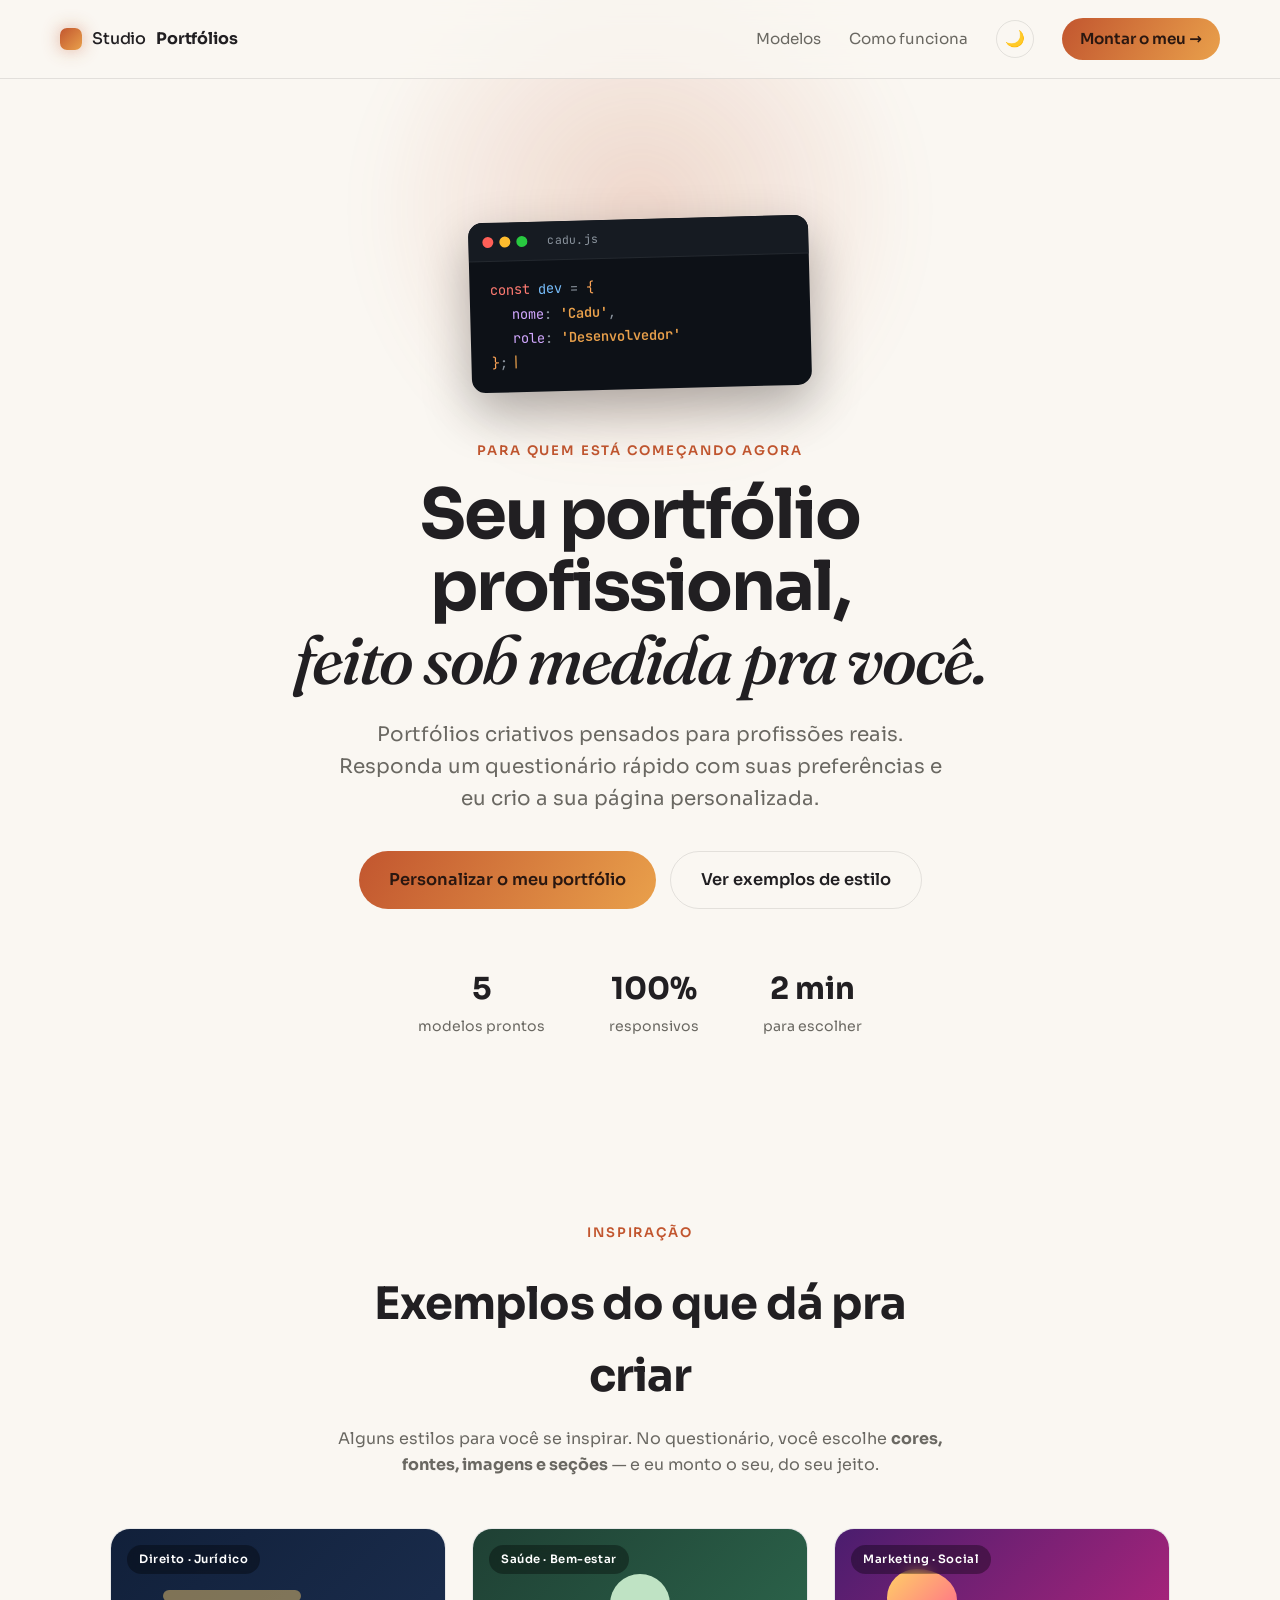
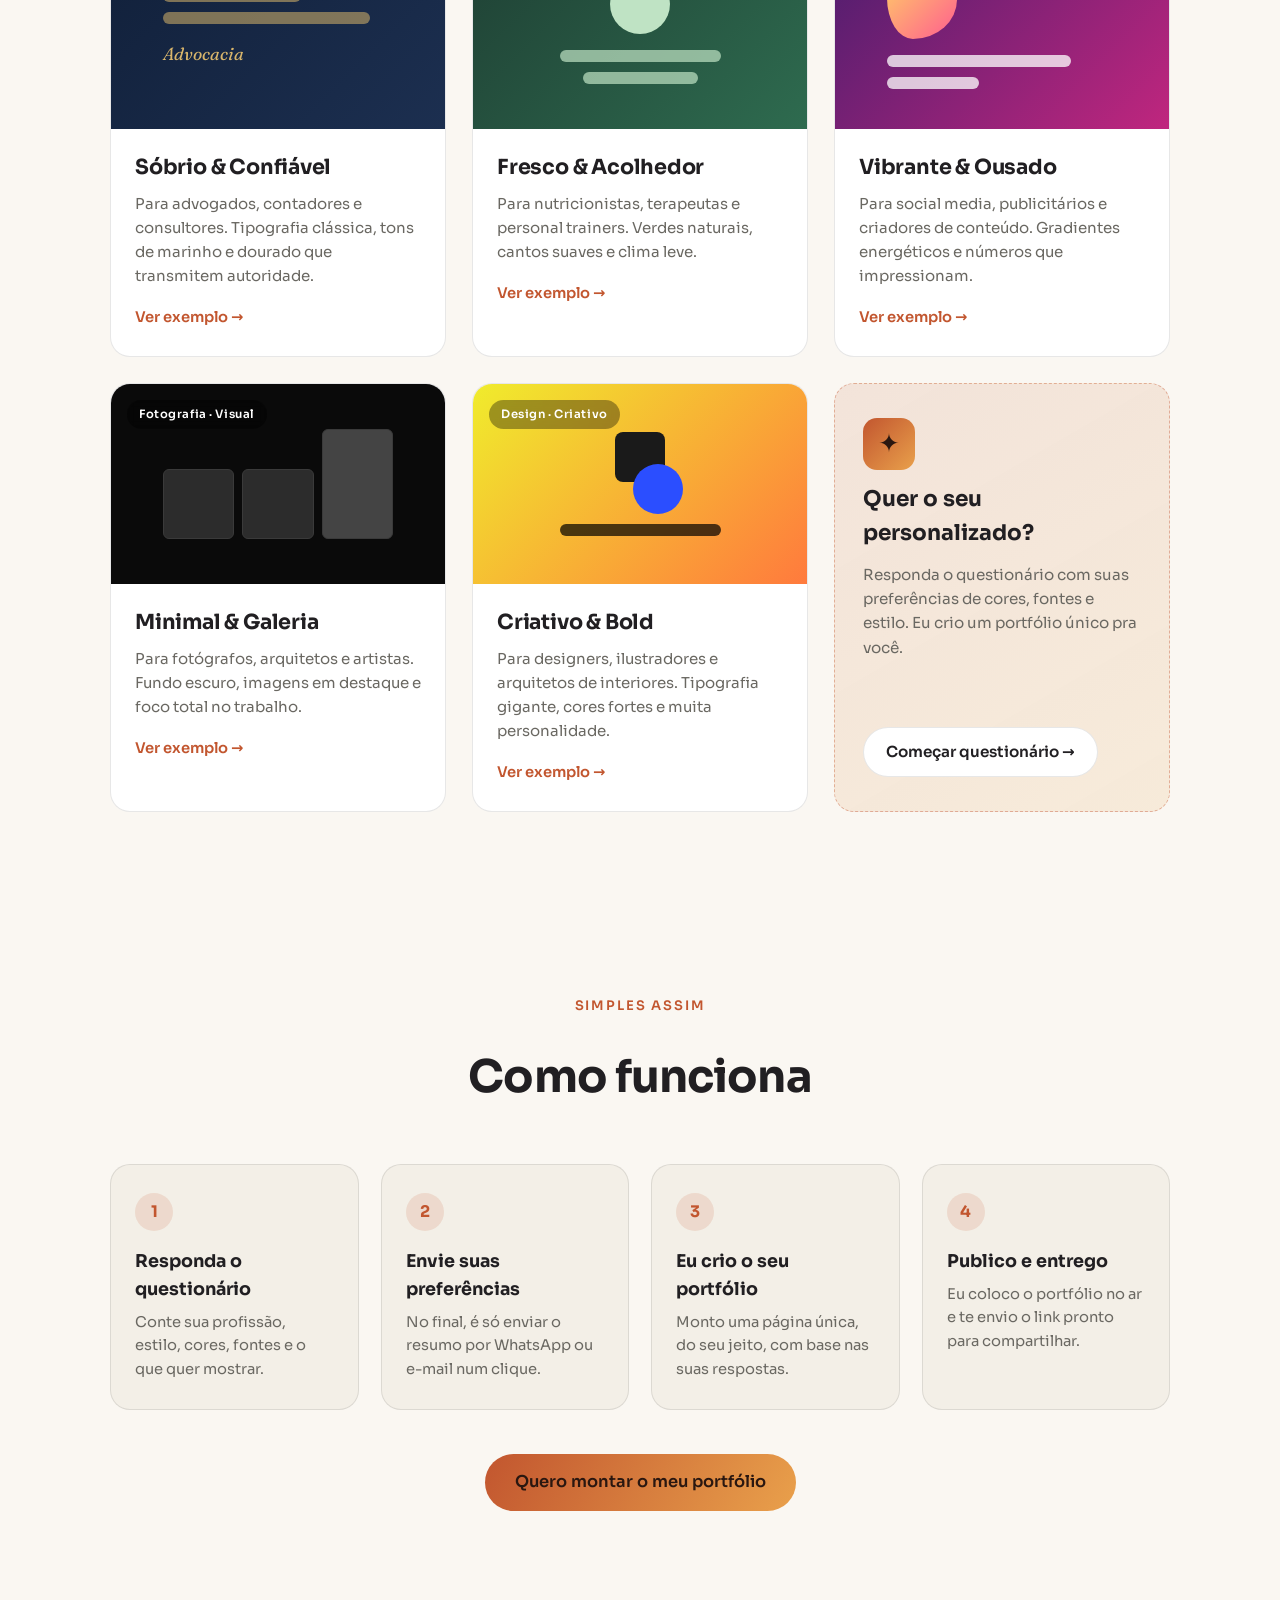
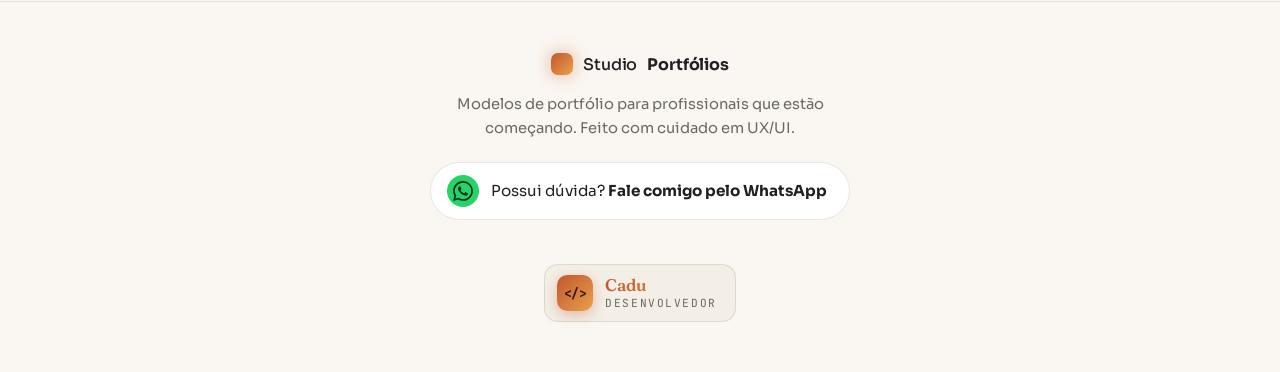
<file: index.html>
<!DOCTYPE html>
<html lang="pt-BR">
<head>
  <meta charset="UTF-8" />
  <meta name="viewport" content="width=device-width, initial-scale=1.0" />
  <title>Studio de Portfólios — Modelos prontos para começar</title>
  <meta name="description" content="5 modelos criativos de portfólio para advogados, nutricionistas, marketing, fotógrafos e designers. Responda o questionário e descubra o seu." />
  <meta name="author" content="Cadu — Desenvolvedor" />
  <meta name="theme-color" content="#c2562f" />
  <meta name="robots" content="index, follow, max-image-preview:large, max-snippet:-1" />
  <link rel="canonical" href="https://studio-portfolios.carlos-devads.workers.dev/" />
  <link rel="icon" type="image/svg+xml" href="assets/favicon.svg" />

  <!-- Google Search Console: substitua CONTENT pelo código fornecido no console -->
  <!-- <meta name="google-site-verification" content="CONTENT" /> -->

  <!-- Open Graph (WhatsApp, LinkedIn, Facebook) -->
  <meta property="og:type" content="website" />
  <meta property="og:site_name" content="Studio Portfólios" />
  <meta property="og:locale" content="pt_BR" />
  <meta property="og:url" content="https://studio-portfolios.carlos-devads.workers.dev/" />
  <meta property="og:title" content="Studio de Portfólios — 5 modelos criativos prontos" />
  <meta property="og:description" content="Modelos de portfólio para advogados, nutricionistas, marketing, fotógrafos e designers. Responda o questionário e descubra o seu." />
  <meta property="og:image" content="https://studio-portfolios.carlos-devads.workers.dev/assets/og-image.svg" />
  <meta property="og:image:width" content="1200" />
  <meta property="og:image:height" content="630" />
  <meta property="og:image:alt" content="Studio Portfólios — 5 modelos criativos de portfólio" />

  <!-- Twitter / X -->
  <meta name="twitter:card" content="summary_large_image" />
  <meta name="twitter:title" content="Studio de Portfólios — 5 modelos criativos prontos" />
  <meta name="twitter:description" content="Responda o questionário e descubra o portfólio ideal pra sua profissão." />
  <meta name="twitter:image" content="https://studio-portfolios.carlos-devads.workers.dev/assets/og-image.svg" />
  <link rel="preconnect" href="https://fonts.googleapis.com" />
  <link rel="preconnect" href="https://fonts.gstatic.com" crossorigin />
  <link href="https://fonts.googleapis.com/css2?family=Sora:wght@300;400;500;600;700;800&family=Fraunces:opsz,wght@9..144,400;9..144,500;9..144,600&family=JetBrains+Mono:wght@500;700&display=swap" rel="stylesheet" />
  <link rel="stylesheet" href="assets/css/showcase.css" />

  <!-- Structured data (schema.org) -->
  <script type="application/ld+json">
  {
    "@context": "https://schema.org",
    "@graph": [
      {
        "@type": "WebSite",
        "@id": "https://studio-portfolios.carlos-devads.workers.dev/#website",
        "url": "https://studio-portfolios.carlos-devads.workers.dev/",
        "name": "Studio Portfólios",
        "description": "5 modelos criativos de portfólio para advogados, nutricionistas, marketing, fotógrafos e designers.",
        "inLanguage": "pt-BR",
        "publisher": { "@id": "https://studio-portfolios.carlos-devads.workers.dev/#person" }
      },
      {
        "@type": "Person",
        "@id": "https://studio-portfolios.carlos-devads.workers.dev/#person",
        "name": "Cadu",
        "jobTitle": "Desenvolvedor Web",
        "url": "https://studio-portfolios.carlos-devads.workers.dev/",
        "contactPoint": {
          "@type": "ContactPoint",
          "contactType": "customer support",
          "telephone": "+55-11-91329-7171",
          "availableLanguage": ["Portuguese"]
        }
      },
      {
        "@type": "ItemList",
        "name": "Modelos de portfólio",
        "itemListElement": [
          { "@type": "ListItem", "position": 1, "name": "Advogado — Sóbrio & Confiável",  "url": "https://studio-portfolios.carlos-devads.workers.dev/templates/advogado.html" },
          { "@type": "ListItem", "position": 2, "name": "Nutricionista — Fresco & Acolhedor", "url": "https://studio-portfolios.carlos-devads.workers.dev/templates/nutricionista.html" },
          { "@type": "ListItem", "position": 3, "name": "Marketing — Vibrante & Ousado", "url": "https://studio-portfolios.carlos-devads.workers.dev/templates/marketing.html" },
          { "@type": "ListItem", "position": 4, "name": "Fotógrafo — Minimal & Galeria", "url": "https://studio-portfolios.carlos-devads.workers.dev/templates/fotografo.html" },
          { "@type": "ListItem", "position": 5, "name": "Designer — Criativo & Bold",   "url": "https://studio-portfolios.carlos-devads.workers.dev/templates/designer.html" }
        ]
      }
    ]
  }
  </script>

  <!-- Aplica o tema salvo antes da renderização (evita "piscar") -->
  <script>try{if(localStorage.getItem('theme')==='dark')document.documentElement.setAttribute('data-theme','dark');}catch(e){}</script>
</head>
<body>
  <!-- ===================== NAV ===================== -->
  <header class="nav">
    <a class="brand" href="index.html">
      <span class="brand-mark"></span>
      Studio<strong>Portfólios</strong>
    </a>
    <nav class="nav-links">
      <a href="#modelos">Modelos</a>
      <a href="#como">Como funciona</a>
      <button class="theme-toggle" id="themeToggle" type="button" aria-label="Alternar tema claro/escuro">
        <span class="theme-icon">🌙</span>
      </button>
      <a class="btn btn-sm" href="questionario.html">Montar o meu →</a>
    </nav>
  </header>

  <!-- ===================== HERO ===================== -->
  <section class="hero">
    <div class="hero-glow"></div>

    <!-- Assinatura do desenvolvedor (mock de editor de código) -->
    <a class="dev-brand" href="https://wa.me/5511913297171?text=Ol%C3%A1%20Cadu!%20%F0%9F%91%8B%20Vi%20seu%20Studio%20de%20Portf%C3%B3lios%20e%20tenho%20uma%20d%C3%BAvida%3A" target="_blank" rel="noopener" aria-label="Fale com Cadu, o desenvolvedor">
      <div class="dev-brand-chrome">
        <span class="dot r"></span>
        <span class="dot y"></span>
        <span class="dot g"></span>
        <span class="path">cadu.js</span>
      </div>
      <div class="dev-brand-code">
        <div class="line"><span class="tk-key">const</span> <span class="tk-var">dev</span> <span class="tk-op">=</span> <span class="tk-brace">{</span></div>
        <div class="line indent"><span class="tk-prop">nome</span><span class="tk-op">:</span> <span class="tk-str">'Cadu'</span><span class="tk-op">,</span></div>
        <div class="line indent"><span class="tk-prop">role</span><span class="tk-op">:</span> <span class="tk-str">'Desenvolvedor'</span></div>
        <div class="line"><span class="tk-brace">}</span><span class="tk-op">;</span><span class="cursor">|</span></div>
      </div>
    </a>

    <p class="eyebrow">Para quem está começando agora</p>
    <h1>Seu portfólio profissional,<br /><em>feito sob medida pra você.</em></h1>
    <p class="lead">
      Portfólios criativos pensados para profissões reais.
      Responda um questionário rápido com suas preferências e eu crio a sua página personalizada.
    </p>
    <div class="hero-actions">
      <a class="btn btn-lg" href="questionario.html">Personalizar o meu portfólio</a>
      <a class="btn btn-ghost btn-lg" href="#modelos">Ver exemplos de estilo</a>
    </div>
    <div class="hero-stats">
      <div><strong>5</strong><span>modelos prontos</span></div>
      <div><strong>100%</strong><span>responsivos</span></div>
      <div><strong>2 min</strong><span>para escolher</span></div>
    </div>
  </section>

  <!-- ===================== MODELOS ===================== -->
  <section class="models" id="modelos">
    <div class="section-head">
      <p class="eyebrow">Inspiração</p>
      <h2>Exemplos do que dá pra criar</h2>
      <p class="section-sub">Alguns estilos para você se inspirar. No questionário, você escolhe <strong>cores, fontes, imagens e seções</strong> — e eu monto o seu, do seu jeito.</p>
    </div>

    <div class="grid">
      <!-- Advogado -->
      <a class="card card-law" href="templates/advogado.html">
        <div class="card-preview">
          <span class="chip">Direito · Jurídico</span>
          <div class="mock mock-law">
            <div class="mock-line w60"></div>
            <div class="mock-line w90"></div>
            <div class="mock-tag">Advocacia</div>
          </div>
        </div>
        <div class="card-body">
          <h3>Sóbrio &amp; Confiável</h3>
          <p>Para advogados, contadores e consultores. Tipografia clássica, tons de marinho e dourado que transmitem autoridade.</p>
          <span class="card-cta">Ver exemplo →</span>
        </div>
      </a>

      <!-- Nutricionista -->
      <a class="card card-nutri" href="templates/nutricionista.html">
        <div class="card-preview">
          <span class="chip">Saúde · Bem-estar</span>
          <div class="mock mock-nutri">
            <div class="mock-circle"></div>
            <div class="mock-line w70"></div>
            <div class="mock-line w50"></div>
          </div>
        </div>
        <div class="card-body">
          <h3>Fresco &amp; Acolhedor</h3>
          <p>Para nutricionistas, terapeutas e personal trainers. Verdes naturais, cantos suaves e clima leve.</p>
          <span class="card-cta">Ver exemplo →</span>
        </div>
      </a>

      <!-- Marketing -->
      <a class="card card-mkt" href="templates/marketing.html">
        <div class="card-preview">
          <span class="chip">Marketing · Social</span>
          <div class="mock mock-mkt">
            <div class="mock-blob"></div>
            <div class="mock-line w80"></div>
            <div class="mock-line w40"></div>
          </div>
        </div>
        <div class="card-body">
          <h3>Vibrante &amp; Ousado</h3>
          <p>Para social media, publicitários e criadores de conteúdo. Gradientes energéticos e números que impressionam.</p>
          <span class="card-cta">Ver exemplo →</span>
        </div>
      </a>

      <!-- Fotógrafo -->
      <a class="card card-photo" href="templates/fotografo.html">
        <div class="card-preview">
          <span class="chip">Fotografia · Visual</span>
          <div class="mock mock-photo">
            <div class="mock-frame"></div>
            <div class="mock-frame"></div>
            <div class="mock-frame tall"></div>
          </div>
        </div>
        <div class="card-body">
          <h3>Minimal &amp; Galeria</h3>
          <p>Para fotógrafos, arquitetos e artistas. Fundo escuro, imagens em destaque e foco total no trabalho.</p>
          <span class="card-cta">Ver exemplo →</span>
        </div>
      </a>

      <!-- Designer -->
      <a class="card card-design" href="templates/designer.html">
        <div class="card-preview">
          <span class="chip">Design · Criativo</span>
          <div class="mock mock-design">
            <div class="mock-shape sq"></div>
            <div class="mock-shape ci"></div>
            <div class="mock-line w70"></div>
          </div>
        </div>
        <div class="card-body">
          <h3>Criativo &amp; Bold</h3>
          <p>Para designers, ilustradores e arquitetos de interiores. Tipografia gigante, cores fortes e muita personalidade.</p>
          <span class="card-cta">Ver exemplo →</span>
        </div>
      </a>

      <!-- Card questionário -->
      <a class="card card-quiz" href="questionario.html">
        <div class="card-quiz-inner">
          <div class="quiz-icon">✦</div>
          <h3>Quer o seu personalizado?</h3>
          <p>Responda o questionário com suas preferências de cores, fontes e estilo. Eu crio um portfólio único pra você.</p>
          <span class="btn btn-light">Começar questionário →</span>
        </div>
      </a>
    </div>
  </section>

  <!-- ===================== COMO FUNCIONA ===================== -->
  <section class="how" id="como">
    <div class="section-head">
      <p class="eyebrow">Simples assim</p>
      <h2>Como funciona</h2>
    </div>
    <div class="steps">
      <div class="step">
        <span class="step-num">1</span>
        <h3>Responda o questionário</h3>
        <p>Conte sua profissão, estilo, cores, fontes e o que quer mostrar.</p>
      </div>
      <div class="step">
        <span class="step-num">2</span>
        <h3>Envie suas preferências</h3>
        <p>No final, é só enviar o resumo por WhatsApp ou e-mail num clique.</p>
      </div>
      <div class="step">
        <span class="step-num">3</span>
        <h3>Eu crio o seu portfólio</h3>
        <p>Monto uma página única, do seu jeito, com base nas suas respostas.</p>
      </div>
      <div class="step">
        <span class="step-num">4</span>
        <h3>Publico e entrego</h3>
        <p>Eu coloco o portfólio no ar e te envio o link pronto para compartilhar.</p>
      </div>
    </div>
    <div class="how-cta">
      <a class="btn btn-lg" href="questionario.html">Quero montar o meu portfólio</a>
    </div>
  </section>

  <!-- ===================== FOOTER ===================== -->
  <footer class="footer">
    <div class="brand">
      <span class="brand-mark"></span>
      Studio<strong>Portfólios</strong>
    </div>
    <p>Modelos de portfólio para profissionais que estão começando. Feito com cuidado em UX/UI.</p>

    <a class="wpp-help" href="https://wa.me/5511913297171?text=Ol%C3%A1%20Cadu!%20%F0%9F%91%8B%20Vi%20seu%20Studio%20de%20Portf%C3%B3lios%20e%20tenho%20uma%20d%C3%BAvida%3A" target="_blank" rel="noopener">
      <span class="wpp-ic" aria-hidden="true">
        <svg viewBox="0 0 24 24" width="20" height="20" fill="currentColor"><path d="M17.472 14.382c-.297-.149-1.758-.867-2.03-.966-.273-.099-.471-.148-.67.15-.197.297-.767.966-.94 1.164-.173.199-.347.223-.644.075-.297-.15-1.255-.463-2.39-1.475-.883-.788-1.48-1.761-1.653-2.059-.173-.297-.018-.458.13-.606.134-.133.298-.347.446-.52.149-.174.198-.298.298-.497.099-.198.05-.371-.025-.52-.075-.149-.669-1.611-.916-2.207-.242-.579-.487-.5-.669-.51l-.57-.01c-.198 0-.52.074-.792.372s-1.04 1.016-1.04 2.479 1.065 2.876 1.213 3.074c.149.198 2.096 3.2 5.077 4.487.71.306 1.263.489 1.694.625.712.226 1.36.194 1.872.118.571-.085 1.758-.719 2.006-1.413.248-.694.248-1.289.173-1.413-.074-.124-.272-.198-.57-.347m-5.421 7.403h-.004a9.87 9.87 0 01-5.031-1.378l-.361-.214-3.741.982.998-3.648-.235-.374a9.86 9.86 0 01-1.51-5.26c.001-5.45 4.436-9.884 9.888-9.884 2.64 0 5.122 1.03 6.988 2.898a9.825 9.825 0 012.893 6.994c-.003 5.45-4.437 9.884-9.885 9.884m8.413-18.297A11.815 11.815 0 0012.05 0C5.495 0 .16 5.335.157 11.892c0 2.096.547 4.142 1.588 5.945L.057 24l6.305-1.654a11.882 11.882 0 005.683 1.448h.005c6.554 0 11.89-5.335 11.893-11.893a11.821 11.821 0 00-3.48-8.413z"/></svg>
      </span>
      <span class="wpp-txt">Possui dúvida? <strong>Fale comigo pelo WhatsApp</strong></span>
    </a>

    <div class="signature" title="Feito por Cadu">
      <span class="sig-mark">&lt;/&gt;</span>
      <div class="sig-text">
        <strong>Cadu</strong>
        <span>Desenvolvedor</span>
      </div>
    </div>
  </footer>

  <!-- ===================== TEMA (claro / escuro) ===================== -->
  <script>
    (function () {
      var root = document.documentElement;
      var btn = document.getElementById('themeToggle');
      var icon = btn.querySelector('.theme-icon');
      function sync() {
        var dark = root.getAttribute('data-theme') === 'dark';
        icon.textContent = dark ? '☀️' : '🌙';
        btn.setAttribute('title', dark ? 'Mudar para o modo claro' : 'Mudar para o modo escuro');
      }
      sync();
      btn.addEventListener('click', function () {
        var dark = root.getAttribute('data-theme') === 'dark';
        if (dark) {
          root.removeAttribute('data-theme');
          try { localStorage.setItem('theme', 'light'); } catch (e) {}
        } else {
          root.setAttribute('data-theme', 'dark');
          try { localStorage.setItem('theme', 'dark'); } catch (e) {}
        }
        sync();
      });
    })();
  </script>
</body>
</html>
</file>
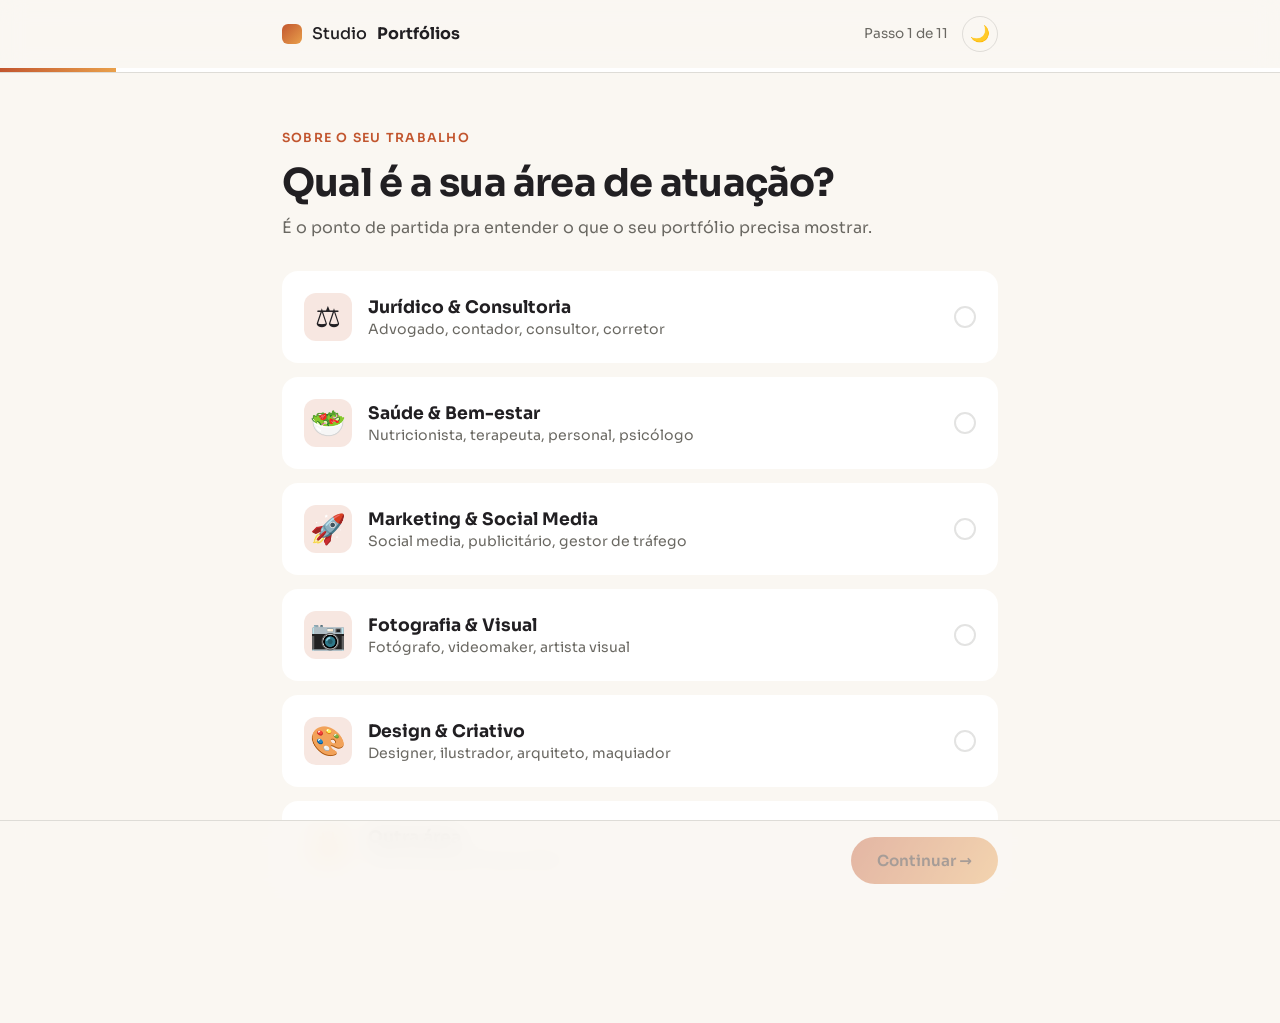
<file: questionario.html>
<!DOCTYPE html>
<html lang="pt-BR">
<head>
<meta charset="UTF-8" />
<meta name="viewport" content="width=device-width, initial-scale=1.0" />
<title>Vamos criar o seu portfólio</title>
<meta name="description" content="Descubra o seu portfólio ideal em poucos minutos. Responda um questionário rápido e receba um modelo criativo, feito sob medida pra sua profissão." />
<meta name="robots" content="noindex, follow" />
<meta name="theme-color" content="#c2562f" />
<link rel="canonical" href="https://studio-portfolios.carlos-devads.workers.dev/questionario.html" />
<link rel="icon" type="image/svg+xml" href="assets/favicon.svg" />

<!-- Open Graph (compartilhamento em WhatsApp/LinkedIn) -->
<meta property="og:type" content="website" />
<meta property="og:site_name" content="Studio Portfólios" />
<meta property="og:locale" content="pt_BR" />
<meta property="og:title" content="Monte o seu portfólio — Studio Portfólios" />
<meta property="og:description" content="Responda o questionário e descubra o modelo de portfólio ideal para sua profissão." />
<meta property="og:image" content="https://studio-portfolios.carlos-devads.workers.dev/assets/og-image.svg" />
<link rel="preconnect" href="https://fonts.googleapis.com" />
<link rel="preconnect" href="https://fonts.gstatic.com" crossorigin />
<link href="https://fonts.googleapis.com/css2?family=Sora:wght@300;400;500;600;700;800&family=Fraunces:opsz,wght@9..144,400;9..144,500;9..144,600&family=Cormorant+Garamond:wght@500;600&family=Inter:wght@400;600&family=Nunito:wght@600;800&family=Space+Grotesk:wght@500;700&family=Playfair+Display:wght@500;700&family=Caveat:wght@500;700&family=Abril+Fatface&family=JetBrains+Mono:wght@500;700&family=Italiana&family=Bebas+Neue&family=DM+Serif+Display&display=swap" rel="stylesheet" />
<!-- Aplica o tema salvo antes da renderização (evita "piscar") -->
<script>try{if(localStorage.getItem('theme')==='dark')document.documentElement.setAttribute('data-theme','dark');}catch(e){}</script>

<!-- ============================================================
     ⚙️  CONFIGURAÇÃO DO DONO DO SITE  (o cliente NUNCA vê isto)
     Preencha uma vez para receber os briefings dos clientes.
     ============================================================ -->
<script>
const DESTINO = {
  // Seu WhatsApp com DDI, só números. Ex.: "5511999990000".
  // Deixe "" para esconder o botão de WhatsApp.
  whatsapp: "5511913297171",
  // Seu e-mail para receber os briefings.
  email: "carlos.devads@gmail.com"
};
</script>
<!-- ====================  FIM DA CONFIGURAÇÃO  ==================== -->

<style>
:root {
  /* Acento quente compartilhado */
  --accent: #c2562f; --accent-2: #e9a04b;
  --accent-soft: rgba(194,86,47,0.14); --btn-txt: #2a1710;
  --r: 16px; --sans: "Sora", system-ui, sans-serif; --serif: "Fraunces", serif;

  /* CLARO (padrão) */
  --bg: #faf7f2; --surface: #ffffff; --surface-2: #f3efe7;
  --line: rgba(28,24,20,0.12); --txt: #211f22; --dim: #6a6862;
  --ok: #1f9d55; --hover: rgba(28,24,20,0.05);
  --top-bg: rgba(250,247,242,0.85); --nav-bg: rgba(250,247,242,0.92);
}
[data-theme="dark"] {
  --bg: #0c0d12; --surface: #1a1c26; --surface-2: #20222e;
  --line: rgba(255,255,255,0.1); --txt: #f2f3f8; --dim: #a7abbd;
  --ok: #46e072; --hover: rgba(255,255,255,0.05);
  --top-bg: rgba(12,13,18,0.85); --nav-bg: rgba(12,13,18,0.9);
}
* { margin: 0; padding: 0; box-sizing: border-box; }
body { font-family: var(--sans); background: var(--bg); color: var(--txt); line-height: 1.6; -webkit-font-smoothing: antialiased; min-height: 100vh; transition: background .3s ease, color .3s ease; }
a { color: inherit; }
em { font-family: var(--serif); font-style: italic; }
.btn { display: inline-flex; align-items: center; justify-content: center; gap: 8px; padding: 13px 26px; border-radius: 100px; font-weight: 600; font-size: 0.95rem; font-family: inherit; cursor: pointer; border: none; background: linear-gradient(120deg, var(--accent), var(--accent-2)); color: var(--btn-txt); transition: transform .2s, box-shadow .2s, opacity .2s; text-decoration: none; }
.btn:hover { transform: translateY(-2px); box-shadow: 0 12px 28px rgba(194,86,47,.32); }
.btn:disabled { opacity: .4; cursor: not-allowed; transform: none; box-shadow: none; }
.btn-ghost { background: transparent; color: var(--txt); border: 1px solid var(--line); }
.btn-ghost:hover { background: var(--hover); box-shadow: none; }
.btn-wpp { background: #25d366; color: #06231a; }
.btn-mail { background: var(--surface); color: var(--txt); border: 1px solid var(--line); }

/* Toggle de tema */
.top-right { display: flex; align-items: center; gap: 14px; }
.theme-toggle { display: inline-grid; place-items: center; width: 36px; height: 36px; border-radius: 50%; background: transparent; border: 1px solid var(--line); color: var(--txt); cursor: pointer; font-size: 1rem; line-height: 1; transition: background .2s, transform .2s; }
.theme-toggle:hover { background: var(--hover); transform: translateY(-1px); }

/* Topbar + progresso */
.top { position: sticky; top: 0; z-index: 10; background: var(--top-bg); backdrop-filter: blur(12px); border-bottom: 1px solid var(--line); }
.top-inner { max-width: 780px; margin: 0 auto; padding: 16px clamp(18px,5vw,32px); display: flex; align-items: center; justify-content: space-between; gap: 16px; }
.brand { display: flex; align-items: center; gap: 10px; font-weight: 500; text-decoration: none; }
.brand .mark { width: 20px; height: 20px; border-radius: 6px; background: linear-gradient(135deg, var(--accent), var(--accent-2)); }
.step-count { font-size: 0.85rem; color: var(--dim); white-space: nowrap; }
.bar { height: 4px; background: var(--surface); }
.bar-fill { height: 100%; width: 0; background: linear-gradient(90deg, var(--accent), var(--accent-2)); transition: width .4s ease; }

/* Layout */
.stage { max-width: 780px; margin: 0 auto; padding: clamp(30px,6vw,56px) clamp(18px,5vw,32px) 130px; }
.step { display: none; animation: fade .4s ease; }
.step.active { display: block; }
@keyframes fade { from { opacity: 0; transform: translateY(10px); } to { opacity: 1; transform: none; } }
.q-kicker { color: var(--accent); font-weight: 600; letter-spacing: 0.1em; text-transform: uppercase; font-size: 0.78rem; margin-bottom: 12px; }
.q-title { font-size: clamp(1.6rem,4vw,2.4rem); letter-spacing: -0.02em; line-height: 1.15; margin-bottom: 10px; }
.q-sub { color: var(--dim); margin-bottom: 30px; }
.q-sub small { color: var(--accent); }

/* Opções (cards) */
.options { display: grid; gap: 14px; }
.options.cols-2 { grid-template-columns: repeat(auto-fit, minmax(240px,1fr)); }
.opt { display: flex; align-items: center; gap: 16px; text-align: left; padding: 20px; background: var(--surface); border: 2px solid transparent; border-radius: var(--r); cursor: pointer; transition: border-color .2s, background .2s, transform .15s; font-family: inherit; color: inherit; width: 100%; }
.opt:hover { transform: translateY(-2px); background: var(--surface-2); }
.opt.sel { border-color: var(--accent); background: var(--surface-2); }
.opt .emoji { font-size: 1.8rem; flex-shrink: 0; width: 48px; height: 48px; display: grid; place-items: center; background: var(--accent-soft); border-radius: 12px; }
.opt .txt h3 { font-size: 1.08rem; margin-bottom: 2px; }
.opt .txt p { font-size: 0.88rem; color: var(--dim); }
.opt .check { margin-left: auto; width: 22px; height: 22px; border-radius: 50%; border: 2px solid var(--line); flex-shrink: 0; display: grid; place-items: center; transition: .2s; }
.opt.sel .check { border-color: var(--accent); background: var(--accent); color: #fff; font-size: 0.8rem; }
.opt.sel .check::after { content: "✓"; }

/* Paletas */
.palette-grid { display: grid; grid-template-columns: repeat(auto-fit, minmax(160px,1fr)); gap: 14px; }
.palette { padding: 16px; background: var(--surface); border: 2px solid transparent; border-radius: var(--r); cursor: pointer; transition: .2s; }
.palette:hover { transform: translateY(-2px); }
.palette.sel { border-color: var(--accent); }
.palette .bars { display: flex; height: 46px; border-radius: 10px; overflow: hidden; margin-bottom: 10px; }
.palette .bars span { flex: 1; }
.palette .pname { font-size: 0.88rem; font-weight: 500; }
.custom-colors { margin-top: 22px; background: var(--surface); border: 1px solid var(--line); border-radius: var(--r); padding: 20px; }
.custom-colors h4 { font-size: 0.98rem; margin-bottom: 4px; }
.custom-colors p { font-size: 0.85rem; color: var(--dim); margin-bottom: 16px; }
.color-pickers { display: flex; gap: 20px; flex-wrap: wrap; }
.color-pick { display: flex; flex-direction: column; align-items: center; gap: 8px; font-size: 0.82rem; color: var(--dim); }
.color-pick input[type=color] { width: 56px; height: 56px; border: none; border-radius: 14px; background: none; cursor: pointer; padding: 0; }
.color-pick input[type=color]::-webkit-color-swatch-wrapper { padding: 0; }
.color-pick input[type=color]::-webkit-color-swatch { border: 2px solid var(--line); border-radius: 14px; }

/* Fontes */
.font-grid { display: grid; grid-template-columns: repeat(auto-fit, minmax(220px,1fr)); gap: 14px; }
.font-opt { padding: 22px; background: var(--surface); border: 2px solid transparent; border-radius: var(--r); cursor: pointer; transition: .2s; text-align: left; }
.font-opt:hover { transform: translateY(-2px); }
.font-opt.sel { border-color: var(--accent); background: var(--surface-2); }
.font-opt .aa { font-size: 2.6rem; line-height: 1; margin-bottom: 6px; }
.font-opt .sample { font-size: 1.05rem; }
.font-opt .label { font-size: 0.82rem; color: var(--dim); margin-top: 12px; }

/* Inputs */
.field { margin-bottom: 20px; }
.field label { display: block; font-size: 0.9rem; font-weight: 500; margin-bottom: 8px; }
.field label span { color: var(--dim); font-weight: 400; }
.field input, .field textarea { width: 100%; padding: 14px 16px; background: var(--surface); border: 1px solid var(--line); border-radius: 12px; color: var(--txt); font-family: inherit; font-size: 0.98rem; transition: border-color .2s; }
.field input:focus, .field textarea:focus { outline: none; border-color: var(--accent); }
.field textarea { resize: vertical; min-height: 90px; }
.field-row { display: grid; grid-template-columns: 1fr 1fr; gap: 16px; }

/* Campo condicional (aparece só quando "Outra área" é selecionada) */
.field.conditional { display: none; margin-top: 20px; animation: fade .3s ease; }
.field.conditional.on { display: block; }

/* Redes sociais extras (dinâmico) */
.extra-social-row { display: grid; grid-template-columns: 1fr 1.6fr auto; gap: 12px; align-items: end; margin-bottom: 14px; animation: fade .3s ease; }
.extra-social-row .field { margin-bottom: 0; }
.extra-social-row .remove-btn { width: 46px; height: 50px; border-radius: 12px; background: var(--surface); border: 1px solid var(--line); color: var(--dim); font-size: 1.2rem; cursor: pointer; transition: color .2s, border-color .2s, background .2s; }
.extra-social-row .remove-btn:hover { color: #d9534f; border-color: #d9534f; background: rgba(217,83,79,0.08); }
.add-social-btn { display: inline-flex; align-items: center; gap: 8px; padding: 12px 18px; background: transparent; border: 1px dashed var(--line); border-radius: 12px; color: var(--dim); font-family: inherit; font-size: 0.92rem; font-weight: 500; cursor: pointer; transition: color .2s, border-color .2s, background .2s; }
.add-social-btn:hover { color: var(--accent); border-color: var(--accent); background: var(--accent-soft); }
.add-social-btn .plus { font-size: 1.1rem; line-height: 1; }
@media (max-width: 520px) { .extra-social-row { grid-template-columns: 1fr auto; } .extra-social-row .field:first-child { grid-column: 1 / -1; } }

/* Navegação fixa */
.navbar { position: fixed; bottom: 0; left: 0; right: 0; background: var(--nav-bg); backdrop-filter: blur(12px); border-top: 1px solid var(--line); }
.navbar-inner { max-width: 780px; margin: 0 auto; padding: 16px clamp(18px,5vw,32px); display: flex; justify-content: space-between; gap: 12px; }

/* Banner "modelo escolhido" */
.model-banner { display: none; align-items: center; gap: 14px; padding: 16px 20px; background: linear-gradient(120deg, rgba(194,86,47,0.10), rgba(233,160,75,0.14)); border: 1px solid rgba(194,86,47,0.25); border-radius: 14px; margin-bottom: 28px; font-size: 0.92rem; }
.model-banner.on { display: flex; }
.model-banner .mb-ic { width: 38px; height: 38px; border-radius: 10px; background: linear-gradient(135deg, var(--accent), var(--accent-2)); color: var(--btn-txt); display: grid; place-items: center; font-size: 1.1rem; flex-shrink: 0; }
.model-banner .mb-txt { flex: 1; }
.model-banner .mb-txt strong { color: var(--accent); }
.model-banner .mb-change { color: var(--dim); text-decoration: underline; font-size: 0.85rem; }
.model-banner .mb-change:hover { color: var(--txt); }

/* Resultado */
.result { text-align: center; }
.result .badge-ok { display: inline-flex; align-items: center; gap: 8px; background: rgba(70,224,114,.12); color: var(--ok); padding: 8px 18px; border-radius: 100px; font-weight: 600; font-size: 0.88rem; margin-bottom: 22px; }
.result h2 { font-size: clamp(2rem,5vw,3rem); letter-spacing: -0.02em; margin-bottom: 10px; }
.result h2 em { color: var(--accent); }
.result > p.intro { color: var(--dim); max-width: 540px; margin: 0 auto 32px; }
.send-actions { display: flex; gap: 12px; justify-content: center; flex-wrap: wrap; margin-bottom: 14px; }
.send-actions .btn { padding: 15px 28px; }
.copy-link { background: none; border: none; color: var(--dim); cursor: pointer; font-family: inherit; font-size: 0.9rem; text-decoration: underline; }

/* Cartão de resumo (briefing legível) */
.brief { text-align: left; background: var(--surface); border: 1px solid var(--line); border-radius: 20px; padding: clamp(22px,4vw,34px); margin: 30px 0; }
.brief h3 { font-size: 1.15rem; margin-bottom: 18px; display: flex; align-items: center; gap: 10px; }
.brief-modelo { background: linear-gradient(120deg, rgba(194,86,47,0.1), rgba(233,160,75,0.14)); border: 1px solid rgba(194,86,47,0.25); border-radius: 12px; padding: 12px 16px; font-size: 0.92rem; margin-bottom: 22px; color: var(--txt); }
.brief-modelo strong { color: var(--accent); }
.brief-section { margin-top: 26px; }
.brief-section:first-of-type { margin-top: 0; }
.brief-section h4 { font-size: 0.78rem; font-weight: 700; letter-spacing: 0.14em; text-transform: uppercase; color: var(--accent); margin-bottom: 6px; padding-bottom: 12px; border-bottom: 2px solid var(--accent-soft); }
.brief-row { display: flex; gap: 14px; padding: 13px 0; border-top: 1px solid var(--line); }
.brief-section .brief-row:first-of-type { border-top: none; }
.brief-row:first-of-type { border-top: none; }
.brief-row .k { flex: 0 0 150px; color: var(--dim); font-size: 0.9rem; }
.brief-row .v { flex: 1; font-size: 0.96rem; word-break: break-word; }
.brief-row .v .dots { display: inline-flex; gap: 6px; vertical-align: middle; }
.brief-row .v .dot { width: 18px; height: 18px; border-radius: 5px; border: 1px solid var(--line); }
.tag-list { display: flex; flex-wrap: wrap; gap: 8px; }
.tag-list span { background: var(--accent-soft); color: var(--accent); padding: 4px 12px; border-radius: 100px; font-size: 0.85rem; }
.restart { text-align: center; margin-top: 24px; }
.restart button { background: none; border: none; color: var(--dim); cursor: pointer; font-family: inherit; font-size: 0.9rem; text-decoration: underline; }

@media (max-width: 520px) { .field-row { grid-template-columns: 1fr; } .brief-row { flex-direction: column; gap: 4px; } .brief-row .k { flex-basis: auto; } }
</style>
</head>
<body>
<div class="top">
  <div class="top-inner">
    <a class="brand" href="index.html"><span class="mark"></span> Studio<strong>Portfólios</strong></a>
    <div class="top-right">
      <span class="step-count" id="step-count"></span>
      <button class="theme-toggle" id="themeToggle" type="button" aria-label="Alternar tema claro/escuro"><span class="theme-icon">🌙</span></button>
    </div>
  </div>
  <div class="bar"><div class="bar-fill" id="bar"></div></div>
</div>

<div class="stage">

  <!-- Banner: modelo escolhido como base (aparece só com ?base=X) -->
  <div class="model-banner" id="model-banner">
    <span class="mb-ic">✦</span>
    <div class="mb-txt">Você escolheu o <strong id="mb-name">modelo</strong> como base. Vamos direto ao seu conteúdo — <a class="mb-change" href="index.html#modelos">trocar modelo</a></div>
  </div>

  <!-- STEP 1 — Área -->
  <section class="step active" data-step="1">
    <p class="q-kicker">Sobre o seu trabalho</p>
    <h2 class="q-title">Qual é a sua área de atuação?</h2>
    <p class="q-sub">É o ponto de partida pra entender o que o seu portfólio precisa mostrar.</p>
    <div class="options" data-key="area" data-single>
      <button class="opt" data-val="Jurídico & Consultoria"><span class="emoji">⚖️</span><div class="txt"><h3>Jurídico & Consultoria</h3><p>Advogado, contador, consultor, corretor</p></div><span class="check"></span></button>
      <button class="opt" data-val="Saúde & Bem-estar"><span class="emoji">🥗</span><div class="txt"><h3>Saúde & Bem-estar</h3><p>Nutricionista, terapeuta, personal, psicólogo</p></div><span class="check"></span></button>
      <button class="opt" data-val="Marketing & Social Media"><span class="emoji">🚀</span><div class="txt"><h3>Marketing & Social Media</h3><p>Social media, publicitário, gestor de tráfego</p></div><span class="check"></span></button>
      <button class="opt" data-val="Fotografia & Visual"><span class="emoji">📷</span><div class="txt"><h3>Fotografia & Visual</h3><p>Fotógrafo, videomaker, artista visual</p></div><span class="check"></span></button>
      <button class="opt" data-val="Design & Criativo"><span class="emoji">🎨</span><div class="txt"><h3>Design & Criativo</h3><p>Designer, ilustrador, arquiteto, maquiador</p></div><span class="check"></span></button>
      <button class="opt" data-val="Outra área"><span class="emoji">✨</span><div class="txt"><h3>Outra área</h3><p>Me conte qual é logo abaixo</p></div><span class="check"></span></button>
    </div>
    <div class="field conditional" id="area-outra-box">
      <label>Qual é a sua área? <span>*</span></label>
      <input id="f-area-outra" type="text" placeholder="Ex.: Coach, professor de música, arquiteto de interiores..." />
    </div>
  </section>

  <!-- STEP 2 — Identidade -->
  <section class="step" data-step="2">
    <p class="q-kicker">Sua identidade</p>
    <h2 class="q-title">Como você quer se apresentar?</h2>
    <p class="q-sub">Preencha o que já souber. O que faltar a gente acerta depois juntos.</p>
    <div class="field"><label>Seu nome ou nome da marca <span>*</span></label><input id="f-nome" type="text" placeholder="Ex.: Camila Ferreira" /></div>
    <div class="field"><label>O que você faz <span>(título profissional)</span></label><input id="f-prof" type="text" placeholder="Ex.: Nutricionista funcional" /></div>
    <div class="field"><label>Uma frase que resume você <span>(opcional)</span></label><input id="f-tag" type="text" placeholder="Ex.: Comida de verdade, sem dietas malucas." /></div>
    <div class="field"><label>Conte um pouco sobre você <span>(opcional)</span></label><textarea id="f-sobre" placeholder="Sua história, sua experiência, o que te diferencia..."></textarea></div>
  </section>

  <!-- STEP 3 — Estilo -->
  <section class="step" data-step="3">
    <p class="q-kicker">A vibe</p>
    <h2 class="q-title">Qual clima combina com você?</h2>
    <p class="q-sub">Pense em como você quer que as pessoas se sintam ao visitar sua página.</p>
    <div class="options" data-key="estilo" data-single>
      <button class="opt" data-val="Sóbrio & Elegante"><span class="emoji">🏛️</span><div class="txt"><h3>Sóbrio & Elegante</h3><p>Passa confiança, seriedade e autoridade</p></div><span class="check"></span></button>
      <button class="opt" data-val="Leve & Acolhedor"><span class="emoji">🌿</span><div class="txt"><h3>Leve & Acolhedor</h3><p>Próximo, humano e amigável</p></div><span class="check"></span></button>
      <button class="opt" data-val="Vibrante & Ousado"><span class="emoji">⚡</span><div class="txt"><h3>Vibrante & Ousado</h3><p>Energético, colorido, chama atenção</p></div><span class="check"></span></button>
      <button class="opt" data-val="Minimalista & Clean"><span class="emoji">⬛</span><div class="txt"><h3>Minimalista & Clean</h3><p>Sofisticado, com foco nas imagens</p></div><span class="check"></span></button>
      <button class="opt" data-val="Criativo & Marcante"><span class="emoji">✨</span><div class="txt"><h3>Criativo & Marcante</h3><p>Tipografia forte e muita personalidade</p></div><span class="check"></span></button>
      <button class="opt" data-val="Outro"><span class="emoji">💭</span><div class="txt"><h3>Outro clima</h3><p>Descreva a vibe que você imagina</p></div><span class="check"></span></button>
    </div>
    <div class="field conditional" id="estilo-outro-box">
      <label>Como você descreveria esse clima? <span>*</span></label>
      <input id="f-estilo-outro" type="text" placeholder="Ex.: Rústico e artesanal, futurista, aconchegante..." />
    </div>
  </section>

  <!-- STEP 4 — Cores -->
  <section class="step" data-step="4">
    <p class="q-kicker">Identidade visual</p>
    <h2 class="q-title">Quais cores têm a sua cara?</h2>
    <p class="q-sub">Escolha uma combinação pronta ou monte a sua logo abaixo.</p>
    <div class="palette-grid" id="palette-grid"></div>
    <div class="custom-colors">
      <h4>Prefere escolher você mesmo(a)?</h4>
      <p>Toque nos quadrados e escolha suas cores favoritas.</p>
      <div class="color-pickers">
        <label class="color-pick">Cor principal<input type="color" id="c1" value="#7c83ff" /></label>
        <label class="color-pick">Cor de fundo<input type="color" id="c2" value="#0c0d12" /></label>
        <label class="color-pick">Cor de destaque<input type="color" id="c3" value="#ff8fb1" /></label>
      </div>
    </div>
  </section>

  <!-- STEP 5 — Tipografia -->
  <section class="step" data-step="5">
    <p class="q-kicker">Estilo de letra</p>
    <h2 class="q-title">Que tipo de letra você curte?</h2>
    <p class="q-sub">A tipografia muda muito a personalidade da página. Escolha a que mais agrada.</p>
    <div class="font-grid" data-key="fonte" data-single>
      <button class="font-opt" data-val="Clássica & Elegante" style="font-family:'Cormorant Garamond',serif"><div class="aa">Aa</div><div class="sample">Sofisticada e atemporal</div><div class="label" style="font-family:var(--sans)">Clássica & Elegante</div></button>
      <button class="font-opt" data-val="Editorial & Sofisticada" style="font-family:'Playfair Display',serif;font-weight:700"><div class="aa">Aa</div><div class="sample">Refinada como uma revista</div><div class="label" style="font-family:var(--sans);font-weight:400">Editorial & Sofisticada</div></button>
      <button class="font-opt" data-val="Boutique & Delicada" style="font-family:'DM Serif Display',serif"><div class="aa">Aa</div><div class="sample">Feminina e romântica</div><div class="label" style="font-family:var(--sans);font-weight:400">Boutique & Delicada</div></button>
      <button class="font-opt" data-val="Suave & Aérea" style="font-family:'Italiana',serif"><div class="aa">Aa</div><div class="sample">Fina, aérea e sofisticada</div><div class="label" style="font-family:var(--sans);font-weight:400">Suave & Aérea</div></button>
      <button class="font-opt" data-val="Moderna & Clean" style="font-family:'Inter',sans-serif"><div class="aa">Aa</div><div class="sample">Limpa e profissional</div><div class="label" style="font-family:var(--sans)">Moderna & Clean</div></button>
      <button class="font-opt" data-val="Descontraída & Amigável" style="font-family:'Nunito',sans-serif;font-weight:800"><div class="aa">Aa</div><div class="sample">Próxima e simpática</div><div class="label" style="font-family:var(--sans);font-weight:400">Descontraída & Amigável</div></button>
      <button class="font-opt" data-val="Marcante & Forte" style="font-family:'Space Grotesk',sans-serif;font-weight:700"><div class="aa">Aa</div><div class="sample">Ousada e cheia de atitude</div><div class="label" style="font-family:var(--sans);font-weight:400">Marcante & Forte</div></button>
      <button class="font-opt" data-val="Impacto & Alto Contraste" style="font-family:'Bebas Neue',sans-serif;letter-spacing:0.04em"><div class="aa">Aa</div><div class="sample" style="letter-spacing:0.06em">DIRETA E CONDENSADA</div><div class="label" style="font-family:var(--sans);font-weight:400;letter-spacing:0">Impacto & Alto Contraste</div></button>
      <button class="font-opt" data-val="Retrô & Chamativa" style="font-family:'Abril Fatface',serif"><div class="aa">Aa</div><div class="sample">Nostálgica, cheia de charme</div><div class="label" style="font-family:var(--sans);font-weight:400">Retrô & Chamativa</div></button>
      <button class="font-opt" data-val="Manuscrita & Pessoal" style="font-family:'Caveat',cursive;font-weight:700"><div class="aa">Aa</div><div class="sample">Feita à mão, humana e única</div><div class="label" style="font-family:var(--sans);font-weight:400">Manuscrita & Pessoal</div></button>
      <button class="font-opt" data-val="Técnica & Digital" style="font-family:'JetBrains Mono',monospace;font-weight:500"><div class="aa">Aa</div><div class="sample">Precisa, técnica, digital</div><div class="label" style="font-family:var(--sans);font-weight:400">Técnica & Digital</div></button>
      <button class="font-opt" data-val="Outra"><div class="aa" style="font-family:var(--sans)">✎</div><div class="sample" style="font-family:var(--sans)">Descreva o que você imagina</div><div class="label" style="font-family:var(--sans)">Outra fonte</div></button>
    </div>
    <div class="field conditional" id="fonte-outra-box">
      <label>Que tipo de letra você imagina? <span>*</span></label>
      <input id="f-fonte-outra" type="text" placeholder="Ex.: parecida com a de tal marca, cursiva estilo caligrafia, futurista..." />
    </div>
  </section>

  <!-- STEP 6 — Imagens -->
  <section class="step" data-step="6">
    <p class="q-kicker">Suas imagens</p>
    <h2 class="q-title">O que você já tem de visual?</h2>
    <p class="q-sub">Pode marcar mais de uma. Isso me ajuda a saber o que preparar pra você.</p>
    <div class="options" data-key="imagens">
      <button class="opt" data-val="Tenho fotos minhas (perfil)"><span class="emoji">🤳</span><div class="txt"><h3>Tenho fotos minhas</h3><p>Fotos de perfil / pessoais boas</p></div><span class="check"></span></button>
      <button class="opt" data-val="Tenho fotos de trabalhos"><span class="emoji">🖼️</span><div class="txt"><h3>Tenho fotos de trabalhos</h3><p>Projetos, produtos ou resultados pra mostrar</p></div><span class="check"></span></button>
      <button class="opt" data-val="Já tenho logo"><span class="emoji">🔖</span><div class="txt"><h3>Já tenho logo</h3><p>Marca/logotipo pronto</p></div><span class="check"></span></button>
      <button class="opt" data-val="Não tenho imagens ainda"><span class="emoji">📭</span><div class="txt"><h3>Ainda não tenho imagens</h3><p>Quero sugestões <em style="color:var(--accent);font-style:normal">(será feito por IA)</em></p></div><span class="check"></span></button>
    </div>
    <div class="field conditional" id="imagens-link-box">
      <label>Cole o link com suas imagens <span>(opcional)</span></label>
      <input id="f-imagens-link" type="text" placeholder="Google Drive, WeTransfer, iCloud, Dropbox, Google Fotos..." />
      <p style="font-size:0.82rem;color:var(--dim);margin-top:8px;line-height:1.5">
        💡 <strong>Como fazer:</strong> junte suas fotos numa pasta, gere um link de compartilhamento e cole aqui.
        Se preferir, envie as imagens direto pelo WhatsApp depois de finalizar.
      </p>
    </div>
  </section>

  <!-- STEP 7 — Seções -->
  <section class="step" data-step="7">
    <p class="q-kicker">Conteúdo da página</p>
    <h2 class="q-title">O que não pode faltar no seu portfólio?</h2>
    <p class="q-sub">Marque tudo que fizer sentido pra você.</p>
    <div class="options" data-key="secoes">
      <button class="opt" data-val="Sobre mim"><span class="emoji">👋</span><div class="txt"><h3>Sobre mim</h3><p>Minha história e o que me diferencia</p></div><span class="check"></span></button>
      <button class="opt" data-val="Serviços / Especialidades"><span class="emoji">🧩</span><div class="txt"><h3>Serviços / Especialidades</h3><p>O que eu ofereço</p></div><span class="check"></span></button>
      <button class="opt" data-val="Galeria / Projetos"><span class="emoji">📁</span><div class="txt"><h3>Galeria / Projetos</h3><p>Mostrar trabalhos anteriores</p></div><span class="check"></span></button>
      <button class="opt" data-val="Depoimentos"><span class="emoji">💬</span><div class="txt"><h3>Depoimentos</h3><p>O que meus clientes dizem</p></div><span class="check"></span></button>
      <button class="opt" data-val="Números / Resultados"><span class="emoji">📊</span><div class="txt"><h3>Números / Resultados</h3><p>Dados que provam meu trabalho</p></div><span class="check"></span></button>
      <button class="opt" data-val="Preços / Pacotes"><span class="emoji">🏷️</span><div class="txt"><h3>Preços / Pacotes</h3><p>Mostrar valores ou planos</p></div><span class="check"></span></button>
      <button class="opt" data-val="Contato / Agendamento"><span class="emoji">📩</span><div class="txt"><h3>Contato / Agendamento</h3><p>WhatsApp, e-mail e redes</p></div><span class="check"></span></button>
    </div>
    <div class="field" style="margin-top:26px">
      <label>Quer adicionar mais alguma coisa que não pode faltar? <span>(opcional)</span></label>
      <textarea id="f-secoes-extras" placeholder="Ex.: Blog, Certificações, Prêmios, FAQ, Parceiros, Newsletter, Currículo pra download..."></textarea>
    </div>
  </section>

  <!-- STEP 8 — Objetivo + destaques -->
  <section class="step" data-step="8">
    <p class="q-kicker">Estratégia</p>
    <h2 class="q-title">Quais são seus objetivos?</h2>
    <p class="q-sub">Pode marcar mais de um. Isso define o tom da página e onde colocar os botões de ação.</p>
    <div class="options" data-key="objetivo">
      <button class="opt" data-val="Conseguir novos clientes"><span class="emoji">🤝</span><div class="txt"><h3>Conseguir novos clientes</h3><p>Quero que me contratem</p></div><span class="check"></span></button>
      <button class="opt" data-val="Mostrar meus trabalhos"><span class="emoji">🖼️</span><div class="txt"><h3>Mostrar meus trabalhos</h3><p>Um portfólio visual do que faço</p></div><span class="check"></span></button>
      <button class="opt" data-val="Passar credibilidade"><span class="emoji">🏅</span><div class="txt"><h3>Passar credibilidade</h3><p>Reforçar minha autoridade</p></div><span class="check"></span></button>
      <button class="opt" data-val="Vender um serviço específico"><span class="emoji">💰</span><div class="txt"><h3>Vender um serviço específico</h3><p>Tenho um pacote principal pra divulgar</p></div><span class="check"></span></button>
    </div>
    <div class="field" style="margin-top:26px"><label>Quer destacar algum serviço, especialidade ou conquista? <span>(opcional)</span></label><textarea id="f-destaques" placeholder="Ex.: Atendimento online, mais de 200 clientes, especialista em emagrecimento..."></textarea></div>
  </section>

  <!-- STEP 9 — Redes sociais e links -->
  <section class="step" data-step="9">
    <p class="q-kicker">Sua presença online</p>
    <h2 class="q-title">Onde te encontram na internet?</h2>
    <p class="q-sub">Cole os links das redes e sites que você já usa. Pode deixar em branco o que não tiver.</p>
    <div class="field-row">
      <div class="field"><label>Instagram <span>(link ou @)</span></label><input id="f-insta" type="text" placeholder="@seu_perfil ou instagram.com/..." /></div>
      <div class="field"><label>LinkedIn <span>(opcional)</span></label><input id="f-linkedin" type="text" placeholder="linkedin.com/in/..." /></div>
    </div>
    <div class="field-row">
      <div class="field"><label>YouTube <span>(opcional)</span></label><input id="f-youtube" type="text" placeholder="youtube.com/@seu_canal" /></div>
      <div class="field"><label>TikTok <span>(opcional)</span></label><input id="f-tiktok" type="text" placeholder="tiktok.com/@seu_perfil" /></div>
    </div>
    <div class="field"><label>Site atual <span>(opcional)</span></label><input id="f-site" type="text" placeholder="www.seusite.com.br" /></div>

    <!-- Redes sociais extras (dinâmico) -->
    <div id="extra-socials"></div>
    <button type="button" class="add-social-btn" id="btn-add-social">
      <span class="plus">＋</span> Adicionar outra rede social
    </button>

    <div class="field" style="margin-top:22px"><label>Sites ou portfólios que te inspiram <span>(opcional, cole links)</span></label><textarea id="f-refs" placeholder="Referências visuais que você admira — ajuda a captar seu gosto."></textarea></div>
  </section>

  <!-- STEP 10 — Contato + observações -->
  <section class="step" data-step="10">
    <p class="q-kicker">Quase lá!</p>
    <h2 class="q-title">Como falo com você?</h2>
    <p class="q-sub">Preciso do seu contato pra te enviar o portfólio pronto.</p>
    <div class="field-row">
      <div class="field"><label>E-mail de contato <span>*</span></label><input id="f-email" type="email" placeholder="seu@email.com" /></div>
      <div class="field"><label>WhatsApp <span>*</span></label><input id="f-wpp" type="text" placeholder="(11) 99999-0000" /></div>
    </div>
    <div class="field"><label>Cidade / Região <span>(opcional)</span></label><input id="f-cidade" type="text" placeholder="Ex.: São Paulo · SP" /></div>
    <div class="field"><label>Mais alguma observação? <span>(opcional)</span></label><textarea id="f-obs" placeholder="Qualquer detalhe extra: prazo, o que você quer diferente do modelo escolhido, etc."></textarea></div>
  </section>

  <!-- STEP 11 — Resultado -->
  <section class="step result" data-step="11">
    <span class="badge-ok">✓ Pronto!</span>
    <h2>Recebemos tudo, <em id="r-nome">você</em>!</h2>
    <p class="intro">Aqui está o resumo do seu portfólio dos sonhos. É só enviar pra mim e eu começo a criar a sua página personalizada. 💜</p>

    <div class="send-actions">
      <a class="btn btn-wpp" id="btn-wpp" href="#" target="_blank">💬 Enviar pelo WhatsApp</a>
      <a class="btn btn-mail" id="btn-mail" href="#">✉️ Enviar por e-mail</a>
    </div>
    <button class="copy-link" id="btn-copy">ou copiar o resumo</button>

    <div class="brief" id="brief"></div>

    <div class="restart"><button id="btn-restart">↺ Recomeçar</button></div>
  </section>
</div>

<div class="navbar">
  <div class="navbar-inner">
    <button class="btn btn-ghost" id="btn-prev">← Voltar</button>
    <button class="btn" id="btn-next" disabled>Continuar →</button>
  </div>
</div>

<script>
// ===================== Paletas prontas =====================
const PALETAS = [
  { nome: "Marinho & Dourado",  c: ["#0f1c30", "#c9a24b", "#f7f4ed"] },
  { nome: "Verde Natural",       c: ["#3f7d5c", "#f2a65a", "#eef6ee"] },
  { nome: "Roxo & Rosa Neon",    c: ["#6c2bd9", "#ff2d78", "#ffd23f"] },
  { nome: "Preto & Dourado",     c: ["#0a0a0a", "#c9a36a", "#f4f1ea"] },
  { nome: "Amarelo Elétrico",    c: ["#f3ec18", "#2b4eff", "#141414"] },
  { nome: "Coral & Areia",       c: ["#e8836b", "#5a8f7b", "#fdeee8"] },
  { nome: "Azul & Menta",        c: ["#2b4eff", "#00e0c6", "#0a0e16"] },
  { nome: "Terroso & Sálvia",    c: ["#6b8e6b", "#d98c5f", "#f3f0e7"] }
];

// ===================== Modelos base (via ?base=X) =====================
// Cada modelo pré-define área, estilo, cores e fonte — pulando esses passos.
const BASE_MODELOS = {
  advogado: {
    nome: "Sóbrio & Confiável — Advogado",
    area: "Jurídico & Consultoria", estilo: "Sóbrio & Elegante",
    paletaNome: "Marinho & Dourado", cores: ["#0f1c30", "#c9a24b", "#f7f4ed"],
    fonte: "Clássica & Elegante"
  },
  nutricionista: {
    nome: "Fresco & Acolhedor — Nutricionista",
    area: "Saúde & Bem-estar", estilo: "Leve & Acolhedor",
    paletaNome: "Verde Natural", cores: ["#3f7d5c", "#f2a65a", "#eef6ee"],
    fonte: "Descontraída & Amigável"
  },
  marketing: {
    nome: "Vibrante & Ousado — Marketing",
    area: "Marketing & Social Media", estilo: "Vibrante & Ousado",
    paletaNome: "Roxo & Rosa Neon", cores: ["#6c2bd9", "#ff2d78", "#ffd23f"],
    fonte: "Marcante & Forte"
  },
  fotografo: {
    nome: "Minimal & Galeria — Fotógrafo",
    area: "Fotografia & Visual", estilo: "Minimalista & Clean",
    paletaNome: "Preto & Dourado", cores: ["#0a0a0a", "#c9a36a", "#f4f1ea"],
    fonte: "Moderna & Clean"
  },
  designer: {
    nome: "Criativo & Bold — Designer",
    area: "Design & Criativo", estilo: "Criativo & Marcante",
    paletaNome: "Amarelo Elétrico", cores: ["#f3ec18", "#2b4eff", "#141414"],
    fonte: "Marcante & Forte"
  }
};
// Passos ocultos quando o cliente vem por um template (área/estilo/cores/fontes já definidos)
const STEPS_OCULTOS_COM_BASE = [1, 3, 4, 5];

// ===================== Estado =====================
const respostas = {
  area: null, estilo: null, fonte: null,
  imagens: [], secoes: [], objetivo: [],
  paletaNome: null, cores: null,
  modeloBase: null   // slug do template escolhido, se houver
};
let stepAtual = 1;
const $ = (s) => document.querySelector(s);
const $$ = (s) => document.querySelectorAll(s);

// Lista de steps ativos (todos ou só os visíveis, dependendo do modo)
let STEPS_ATIVOS = Array.from($$('.step')).map(s => +s.dataset.step);
let TOTAL_STEPS = STEPS_ATIVOS.length;   // inclui o resultado

// ===================== Detectar ?base=X =====================
(function aplicarModeloBase() {
  const params = new URLSearchParams(location.search);
  const slug = params.get('base');
  if (!slug || !BASE_MODELOS[slug]) return;

  const m = BASE_MODELOS[slug];
  respostas.modeloBase = slug;
  respostas.area = m.area;
  respostas.estilo = m.estilo;
  respostas.fonte = m.fonte;
  respostas.paletaNome = m.paletaNome;
  respostas.cores = m.cores.slice();

  // Banner
  $('#mb-name').textContent = m.nome;
  $('#model-banner').classList.add('on');

  // Esconde passos redundantes
  STEPS_OCULTOS_COM_BASE.forEach(n => {
    const el = document.querySelector(`.step[data-step="${n}"]`);
    if (el) el.dataset.hidden = "1";
  });
  STEPS_ATIVOS = STEPS_ATIVOS.filter(n => !STEPS_OCULTOS_COM_BASE.includes(n));
  TOTAL_STEPS = STEPS_ATIVOS.length;
  stepAtual = STEPS_ATIVOS[0];   // primeiro passo visível (será o 2, Identidade)
})();

// ===================== Render paletas =====================
const pg = $('#palette-grid');
pg.innerHTML = PALETAS.map((p, i) =>
  `<div class="palette" data-i="${i}"><div class="bars">${p.c.map(c => `<span style="background:${c}"></span>`).join('')}</div><div class="pname">${p.nome}</div></div>`).join('');
pg.querySelectorAll('.palette').forEach(el => el.addEventListener('click', () => {
  pg.querySelectorAll('.palette').forEach(o => o.classList.remove('sel'));
  el.classList.add('sel');
  const p = PALETAS[+el.dataset.i];
  respostas.paletaNome = p.nome; respostas.cores = p.c.slice();
}));
// pré-seleciona a paleta do modelo base (se houver) ou a primeira
(function preSelecionarPaleta() {
  let idx = 0;
  if (respostas.paletaNome) {
    const i = PALETAS.findIndex(p => p.nome === respostas.paletaNome);
    if (i >= 0) idx = i;
  }
  const alvo = pg.querySelectorAll('.palette')[idx];
  if (alvo) alvo.classList.add('sel');
  // Só define defaults se ninguém já setou (modo sem base)
  if (!respostas.paletaNome) {
    respostas.paletaNome = PALETAS[idx].nome;
    respostas.cores = PALETAS[idx].c.slice();
  }
})();

// Color pickers personalizados
['c1', 'c2', 'c3'].forEach(id => $('#' + id).addEventListener('input', () => {
  pg.querySelectorAll('.palette').forEach(o => o.classList.remove('sel'));
  respostas.paletaNome = "Personalizada";
  respostas.cores = [$('#c1').value, $('#c2').value, $('#c3').value];
}));

// ===================== Seleção de opções (cards) =====================
function bindGroup(group) {
  const key = group.dataset.key;
  const single = group.hasAttribute('data-single');
  group.querySelectorAll('.opt, .font-opt').forEach(btn => {
    btn.addEventListener('click', () => {
      const val = btn.dataset.val;
      if (single) {
        group.querySelectorAll('.opt, .font-opt').forEach(o => o.classList.remove('sel'));
        btn.classList.add('sel');
        respostas[key] = val;
      } else {
        btn.classList.toggle('sel');
        const arr = respostas[key];
        const idx = arr.indexOf(val);
        if (idx > -1) arr.splice(idx, 1); else arr.push(val);
      }
      validar();
    });
  });
}
$$('[data-key]').forEach(bindGroup);

// ===================== Navegação =====================
function idxAtivo(n) { return STEPS_ATIVOS.indexOf(n); }
function mostrarStep(n) {
  $$('.step').forEach(s => s.classList.toggle('active', +s.dataset.step === n));
  const i = idxAtivo(n);              // posição do passo atual dentro dos ativos
  const posHumana = i + 1;            // 1-indexed para exibição
  $('#bar').style.width = (posHumana / TOTAL_STEPS * 100) + '%';
  $('#step-count').textContent = `Passo ${posHumana} de ${TOTAL_STEPS}`;
  $('#btn-prev').style.visibility = i === 0 ? 'hidden' : 'visible';
  $('#btn-next').textContent = i === TOTAL_STEPS - 2 ? 'Finalizar ✦' : 'Continuar →';
  $('.navbar').style.display = i === TOTAL_STEPS - 1 ? 'none' : 'block';
  window.scrollTo({ top: 0, behavior: 'smooth' });
  validar();
}
function validar() {
  let ok = true;
  if (stepAtual === 1) {
    ok = !!respostas.area;
    // Se escolheu "Outra área", precisa preencher qual
    if (respostas.area === "Outra área") ok = ok && $('#f-area-outra').value.trim().length > 0;
  }
  else if (stepAtual === 2) ok = $('#f-nome').value.trim().length > 0;
  else if (stepAtual === 3) {
    ok = !!respostas.estilo;
    if (respostas.estilo === "Outro") ok = ok && $('#f-estilo-outro').value.trim().length > 0;
  }
  else if (stepAtual === 5) {
    ok = !!respostas.fonte;
    if (respostas.fonte === "Outra") ok = ok && $('#f-fonte-outra').value.trim().length > 0;
  }
  else if (stepAtual === 8) ok = respostas.objetivo.length > 0;
  else if (stepAtual === 10) ok = $('#f-email').value.trim().length > 0 && $('#f-wpp').value.trim().length > 0;
  $('#btn-next').disabled = !ok;
}
$('#f-nome').addEventListener('input', validar);
$('#f-email').addEventListener('input', validar);
$('#f-wpp').addEventListener('input', validar);

// Helper: mostra caixa condicional quando uma opção específica é selecionada
function bindCondicional({ groupKey, triggerVal, boxSel, inputSel }) {
  const box = $(boxSel);
  const input = $(inputSel);
  document.querySelectorAll(`[data-key="${groupKey}"] .opt, [data-key="${groupKey}"] .font-opt`).forEach(btn => {
    btn.addEventListener('click', () => {
      const isTrigger = btn.dataset.val === triggerVal && btn.classList.contains('sel');
      box.classList.toggle('on', isTrigger);
      if (isTrigger) setTimeout(() => input.focus(), 100);
      else input.value = "";
      validar();
    });
  });
  input.addEventListener('input', validar);
}
bindCondicional({ groupKey: "area",   triggerVal: "Outra área", boxSel: "#area-outra-box",   inputSel: "#f-area-outra" });
bindCondicional({ groupKey: "estilo", triggerVal: "Outro",      boxSel: "#estilo-outro-box", inputSel: "#f-estilo-outro" });
bindCondicional({ groupKey: "fonte",  triggerVal: "Outra",      boxSel: "#fonte-outra-box",  inputSel: "#f-fonte-outra" });

// Campo de link das imagens: aparece quando o cliente marca ao menos uma opção "positiva"
const IMAGENS_GATILHOS = ["Tenho fotos minhas (perfil)", "Tenho fotos de trabalhos", "Já tenho logo"];
const imagensLinkBox = $('#imagens-link-box');
document.querySelectorAll('[data-key="imagens"] .opt').forEach(btn => {
  btn.addEventListener('click', () => {
    const algumPositivo = respostas.imagens.some(v => IMAGENS_GATILHOS.includes(v));
    imagensLinkBox.classList.toggle('on', algumPositivo);
    if (!algumPositivo) $('#f-imagens-link').value = "";
  });
});

$('#btn-next').addEventListener('click', () => {
  const i = idxAtivo(stepAtual);
  if (i < TOTAL_STEPS - 2) {
    stepAtual = STEPS_ATIVOS[i + 1];
    mostrarStep(stepAtual);
  } else {
    stepAtual = STEPS_ATIVOS[TOTAL_STEPS - 1];   // resultado
    gerarResumo();
    mostrarStep(stepAtual);
  }
});
// ===================== Redes sociais extras =====================
const extraSocials = $('#extra-socials');
function adicionarRedeSocial(nome = "", link = "") {
  const row = document.createElement('div');
  row.className = 'extra-social-row';
  row.innerHTML = `
    <div class="field"><label>Rede</label><input type="text" class="es-nome" placeholder="Ex.: Behance, Twitch..." value="${nome.replace(/"/g,'&quot;')}" /></div>
    <div class="field"><label>Link / usuário</label><input type="text" class="es-link" placeholder="Cole o link ou @perfil" value="${link.replace(/"/g,'&quot;')}" /></div>
    <button type="button" class="remove-btn" title="Remover" aria-label="Remover rede social">×</button>
  `;
  row.querySelector('.remove-btn').addEventListener('click', () => row.remove());
  extraSocials.appendChild(row);
  row.querySelector('.es-nome').focus();
}
$('#btn-add-social').addEventListener('click', () => adicionarRedeSocial());

$('#btn-prev').addEventListener('click', () => {
  const i = idxAtivo(stepAtual);
  if (i > 0) { stepAtual = STEPS_ATIVOS[i - 1]; mostrarStep(stepAtual); }
});

// ===================== Resumo / Briefing =====================
function val(id) { return $(id).value.trim(); }
function ouTraco(s) { return s || "—"; }

function gerarResumo() {
  const nomeCompleto = val('#f-nome') || "Cliente";
  const primeiroNome = nomeCompleto.split(/\s+/)[0];
  $('#r-nome').textContent = primeiroNome;

  const areaFinal = respostas.area === "Outra área" && val('#f-area-outra')
    ? `Outra área — ${val('#f-area-outra')}`
    : respostas.area;
  const estiloFinal = respostas.estilo === "Outro" && val('#f-estilo-outro')
    ? `Outro — ${val('#f-estilo-outro')}`
    : respostas.estilo;
  const fonteFinal = respostas.fonte === "Outra" && val('#f-fonte-outra')
    ? `Outra — ${val('#f-fonte-outra')}`
    : respostas.fonte;

  // Coleta redes sociais extras
  const redesExtras = [];
  $$('.extra-social-row').forEach(row => {
    const n = row.querySelector('.es-nome').value.trim();
    const l = row.querySelector('.es-link').value.trim();
    if (n || l) redesExtras.push([n || "Rede social", l || "—"]);
  });

  // Estrutura em seções temáticas
  const secoes = [
    { titulo: "👤 Sobre mim", itens: [
      ["Nome / marca", ouTraco(val('#f-nome'))],
      ["Área de atuação", ouTraco(areaFinal)],
      ["O que faço", ouTraco(val('#f-prof'))],
      ["Frase de impacto", ouTraco(val('#f-tag'))],
      ["Um pouco sobre mim", ouTraco(val('#f-sobre'))]
    ]},
    { titulo: "🎨 Identidade visual", itens: [
      ["Estilo desejado", ouTraco(estiloFinal)],
      ["Paleta de cores", { tipo: "cores", nome: respostas.paletaNome, c: respostas.cores }],
      ["Tipografia", ouTraco(fonteFinal)]
    ]},
    { titulo: "📄 Conteúdo da página", itens: [
      ["Imagens que já tenho", { tipo: "tags", v: respostas.imagens }],
      ["Link com as imagens", ouTraco(val('#f-imagens-link'))],
      ["Seções desejadas", { tipo: "tags", v: respostas.secoes }],
      ["Outras seções (personalizado)", ouTraco(val('#f-secoes-extras'))],
      ["Objetivos", { tipo: "tags", v: respostas.objetivo }],
      ["Destaques", ouTraco(val('#f-destaques'))]
    ]},
    { titulo: "🌐 Minhas redes e links", itens: [
      ["Instagram", ouTraco(val('#f-insta'))],
      ["LinkedIn", ouTraco(val('#f-linkedin'))],
      ["YouTube", ouTraco(val('#f-youtube'))],
      ["TikTok", ouTraco(val('#f-tiktok'))],
      ["Site atual", ouTraco(val('#f-site'))],
      ...redesExtras,
      ["Inspirações", ouTraco(val('#f-refs'))]
    ]},
    { titulo: "📞 Meu contato", itens: [
      ["E-mail", ouTraco(val('#f-email'))],
      ["WhatsApp", ouTraco(val('#f-wpp'))],
      ["Cidade / Região", ouTraco(val('#f-cidade'))],
      ["Observações extras", ouTraco(val('#f-obs'))]
    ]}
  ];

  // ---------- Render do cartão visual (HTML) ----------
  let html = `<h3>📋 Resumo das minhas respostas</h3>`;
  if (respostas.modeloBase) {
    html += `<div class="brief-modelo">✦ Modelo escolhido como base: <strong>${BASE_MODELOS[respostas.modeloBase].nome}</strong></div>`;
  }
  for (const sec of secoes) {
    html += `<div class="brief-section"><h4>${sec.titulo}</h4>`;
    for (const [k, v] of sec.itens) {
      let vis;
      if (v && v.tipo === "cores") {
        vis = `<span class="dots">${(v.c || []).map(c => `<span class="dot" style="background:${c}"></span>`).join('')}</span> ${v.nome || ''}`;
      } else if (v && v.tipo === "tags") {
        vis = v.v && v.v.length ? `<span class="tag-list">${v.v.map(t => `<span>${t}</span>`).join('')}</span>` : "—";
      } else {
        vis = String(v).replace(/</g, "&lt;").replace(/\n/g, "<br>");
      }
      html += `<div class="brief-row"><div class="k">${k}</div><div class="v">${vis}</div></div>`;
    }
    html += `</div>`;
  }
  $('#brief').innerHTML = html;

  // ---------- Texto para WhatsApp / e-mail / cópia ----------
  // Formata cada item; pula os que estão vazios ("—" ou lista vazia)
  function formatarValor(v) {
    if (v && v.tipo === "cores") return `${v.nome} (${(v.c || []).join(", ")})`;
    if (v && v.tipo === "tags")  return v.v && v.v.length ? v.v.join(", ") : "";
    return v === "—" ? "" : v;
  }

  const partesTxt = [];
  partesTxt.push(`Olá Cadu! 👋\n\nMe chamo *${nomeCompleto}* e me interessei em montar o meu portfólio com o Studio Portfólios.`);
  if (respostas.modeloBase) {
    partesTxt.push(`\nEscolhi o modelo *${BASE_MODELOS[respostas.modeloBase].nome}* como base pra começar. ✨`);
  }
  partesTxt.push(`\nSegue abaixo o resumo do que respondi no questionário:\n`);

  for (const sec of secoes) {
    const itensPreenchidos = sec.itens
      .map(([k, v]) => [k, formatarValor(v)])
      .filter(([, v]) => v && v.length);
    if (!itensPreenchidos.length) continue;
    partesTxt.push(`\n*━━━ ${sec.titulo} ━━━*`);
    itensPreenchidos.forEach(([k, v]) => partesTxt.push(`• *${k}:* ${v}`));
  }

  partesTxt.push(`\n\nFico no aguardo do seu retorno pra darmos início. Obrigado(a)! ✨`);

  const resumoTxt = partesTxt.join("\n");

  // Botão WhatsApp
  const wppBtn = $('#btn-wpp');
  if (DESTINO.whatsapp) {
    wppBtn.href = `https://wa.me/${DESTINO.whatsapp}?text=` + encodeURIComponent(resumoTxt);
    wppBtn.style.display = "";
  } else {
    wppBtn.style.display = "none";
  }
  // Botão e-mail
  $('#btn-mail').href = `mailto:${DESTINO.email}?subject=` +
    encodeURIComponent(`Novo portfólio — ${nomeCompleto}`) +
    `&body=` + encodeURIComponent(resumoTxt.replace(/\*/g, ""));

  // Copiar
  $('#btn-copy').onclick = () => {
    navigator.clipboard.writeText(resumoTxt.replace(/\*/g, "")).then(() => {
      $('#btn-copy').textContent = "resumo copiado! ✓";
      setTimeout(() => $('#btn-copy').textContent = "ou copiar o resumo", 2000);
    });
  };
}

$('#btn-restart').addEventListener('click', () => location.reload());

// init
mostrarStep(stepAtual);

// ===================== Tema (claro / escuro) =====================
(function () {
  const root = document.documentElement;
  const tBtn = document.getElementById('themeToggle');
  const tIcon = tBtn.querySelector('.theme-icon');
  function syncTema() {
    const dark = root.getAttribute('data-theme') === 'dark';
    tIcon.textContent = dark ? '☀️' : '🌙';
    tBtn.title = dark ? 'Mudar para o modo claro' : 'Mudar para o modo escuro';
  }
  syncTema();
  tBtn.addEventListener('click', () => {
    const dark = root.getAttribute('data-theme') === 'dark';
    if (dark) { root.removeAttribute('data-theme'); }
    else { root.setAttribute('data-theme', 'dark'); }
    try { localStorage.setItem('theme', dark ? 'light' : 'dark'); } catch (e) {}
    syncTema();
  });
})();
</script>
</body>
</html>
</file>
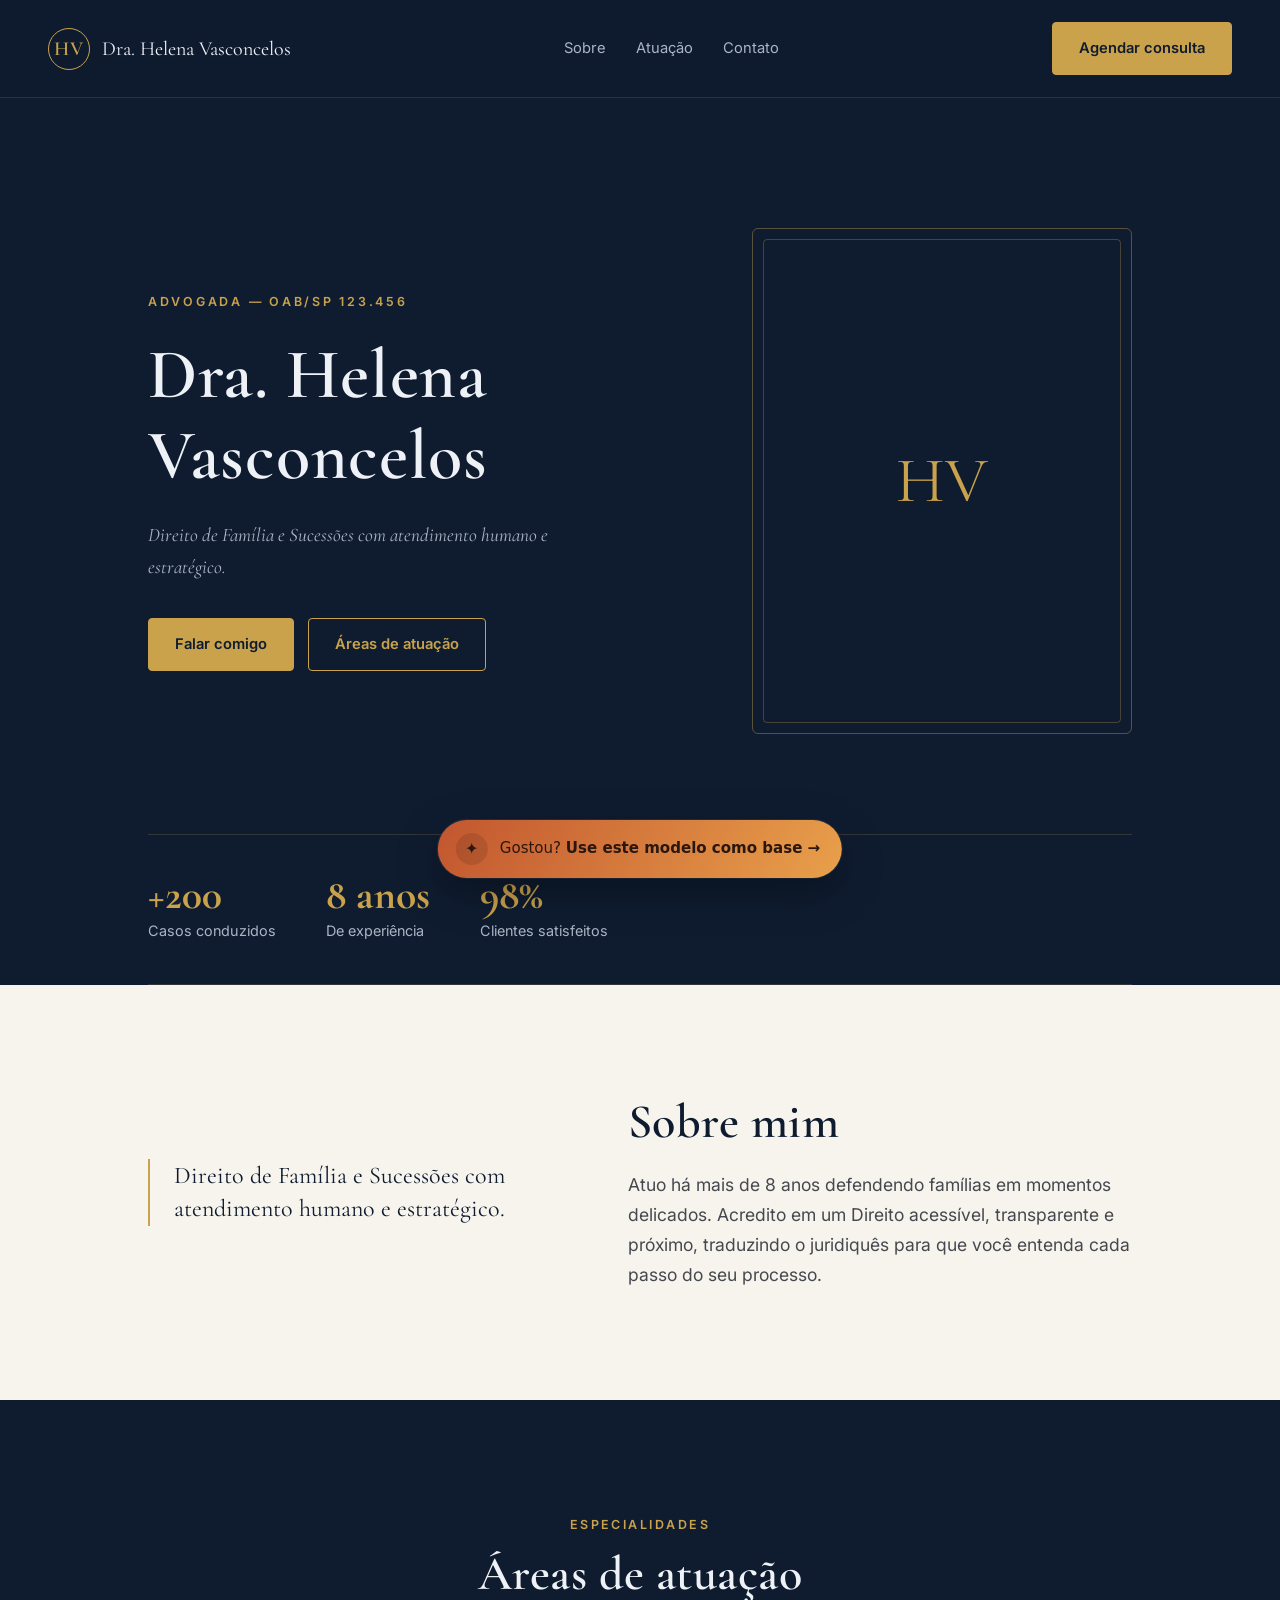
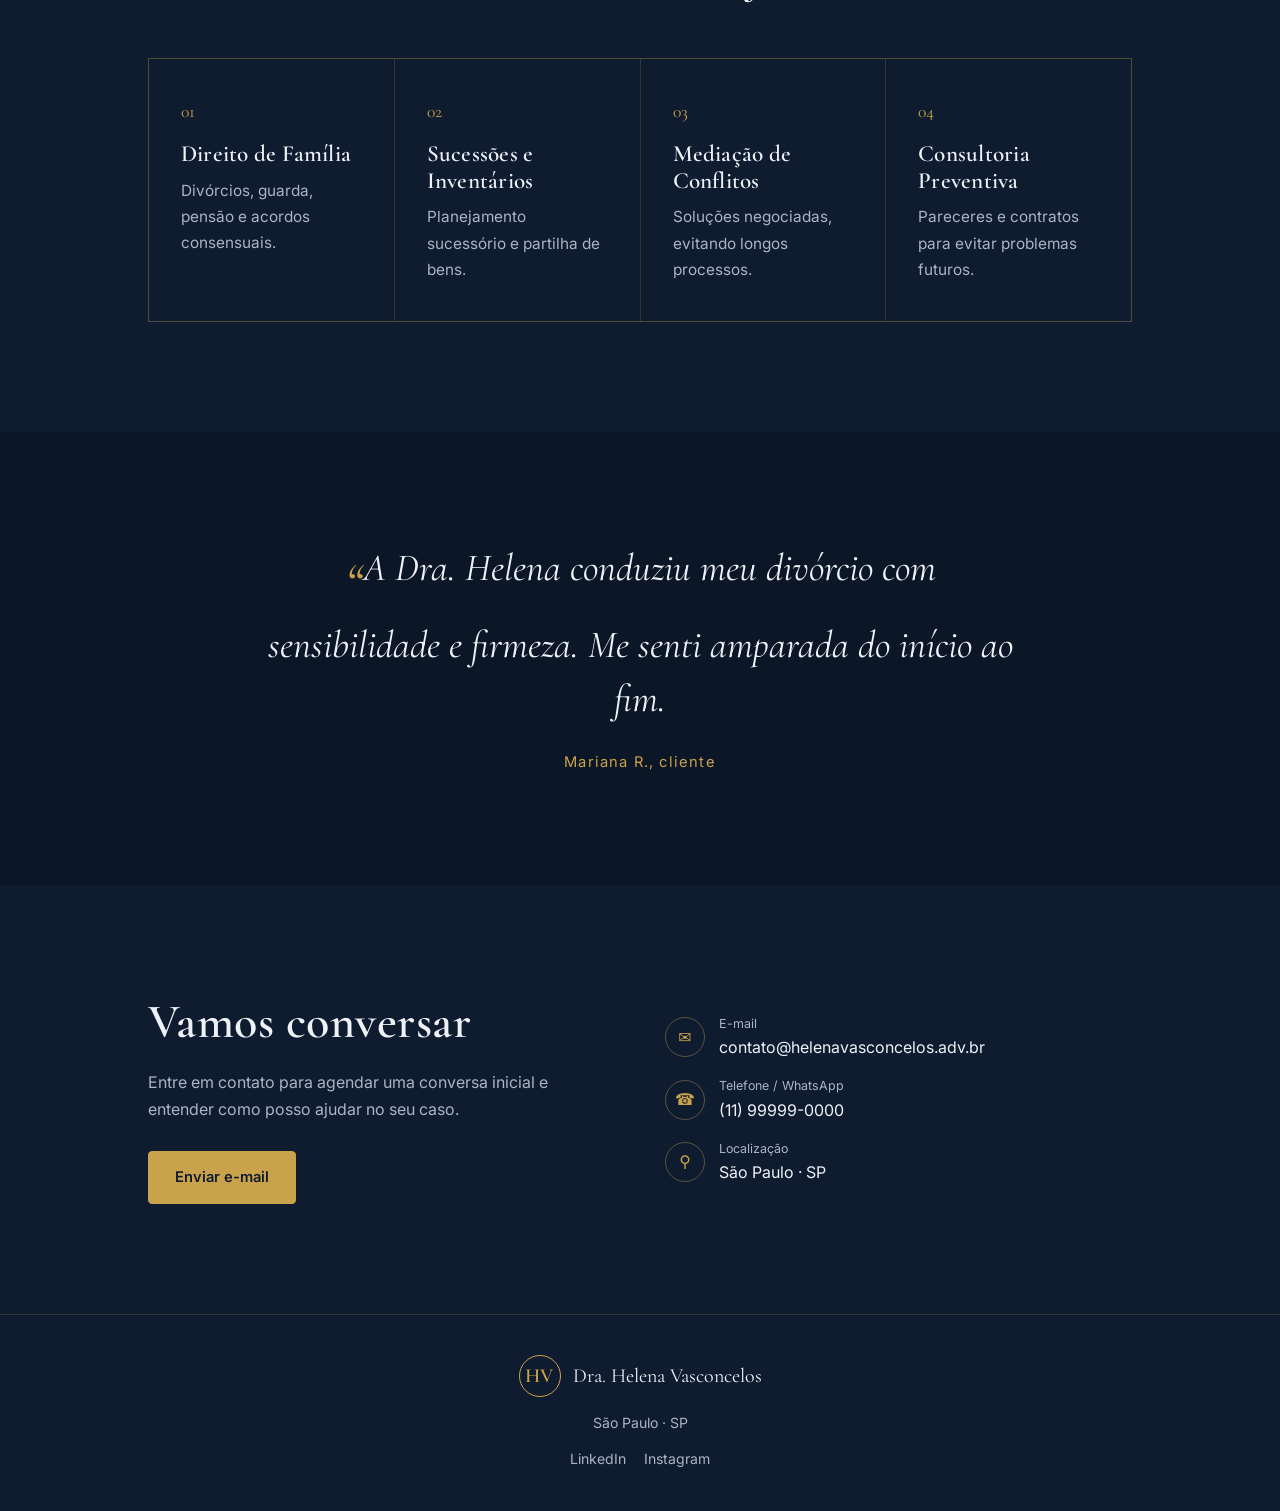
<file: templates/advogado.html>
<!DOCTYPE html>
<html lang="pt-BR">
<head>
<meta charset="UTF-8" />
<meta name="viewport" content="width=device-width, initial-scale=1.0" />
<title>Portfólio — Advogado</title>
<meta name="description" content="Modelo de portfólio profissional para advogados, contadores e consultores — tipografia clássica e tons de marinho e dourado que transmitem autoridade." />
<link rel="icon" type="image/svg+xml" href="../assets/favicon.svg" />
<meta name="robots" content="index, follow, max-image-preview:large" />
<link rel="canonical" href="https://studio-portfolios.carlos-devads.workers.dev/templates/advogado.html" />
<link rel="preconnect" href="https://fonts.googleapis.com" />
<link rel="preconnect" href="https://fonts.gstatic.com" crossorigin />
<link href="https://fonts.googleapis.com/css2?family=Cormorant+Garamond:wght@400;500;600;700&family=Inter:wght@300;400;500;600&display=swap" rel="stylesheet" />
<link rel="stylesheet" href="../assets/css/base-cta.css" />

<!-- ============================================================
     ✏️  EDITE AQUI  — Modelo: ADVOGADO / Jurídico
     Preencha com os dados do questionário. A página se monta sozinha.
     ============================================================ -->
<script>
const CONFIG = {
  // --- Identidade ---
  nome:       "Dra. Helena Vasconcelos",
  profissao:  "Advogada — OAB/SP 123.456",
  tagline:    "Direito de Família e Sucessões com atendimento humano e estratégico.",
  iniciais:   "HV",                       // aparecem no topo (logo)

  // --- Cores (troque os códigos #) ---
  corFundo:      "#0f1c30",               // marinho profundo
  corDestaque:   "#c9a24b",               // dourado
  corClaro:      "#f7f4ed",               // bege claro (seção sobre)

  // --- Sobre ---
  sobre: "Atuo há mais de 8 anos defendendo famílias em momentos delicados. " +
         "Acredito em um Direito acessível, transparente e próximo, traduzindo " +
         "o juridiquês para que você entenda cada passo do seu processo.",
  foto: "",   // cole uma URL de foto (https://...) ou deixe "" para usar as iniciais

  // --- Áreas de atuação (adicione/remova livremente) ---
  areas: [
    { titulo: "Direito de Família", desc: "Divórcios, guarda, pensão e acordos consensuais." },
    { titulo: "Sucessões e Inventários", desc: "Planejamento sucessório e partilha de bens." },
    { titulo: "Mediação de Conflitos", desc: "Soluções negociadas, evitando longos processos." },
    { titulo: "Consultoria Preventiva", desc: "Pareceres e contratos para evitar problemas futuros." }
  ],

  // --- Números de credibilidade ---
  numeros: [
    { valor: "+200", label: "Casos conduzidos" },
    { valor: "8 anos", label: "De experiência" },
    { valor: "98%", label: "Clientes satisfeitos" }
  ],

  // --- Depoimento ---
  depoimento: "A Dra. Helena conduziu meu divórcio com sensibilidade e firmeza. Me senti amparada do início ao fim.",
  depoimentoAutor: "Mariana R., cliente",

  // --- Contato ---
  email:     "contato@helenavasconcelos.adv.br",
  telefone:  "(11) 99999-0000",
  cidade:    "São Paulo · SP",
  linkedin:  "https://linkedin.com/in/seu-perfil",
  instagram: "https://instagram.com/seu-perfil"
};
</script>
<!-- ====================  FIM DA ÁREA DE EDIÇÃO  ==================== -->

<style>
:root {
  --bg: #0f1c30; --gold: #c9a24b; --light: #f7f4ed;
  --txt: #eef1f6; --dim: #aab4c4;
  --serif: "Cormorant Garamond", Georgia, serif;
  --sans: "Inter", system-ui, sans-serif;
}
* { margin: 0; padding: 0; box-sizing: border-box; }
html { scroll-behavior: smooth; }
body { font-family: var(--sans); background: var(--bg); color: var(--txt); line-height: 1.7; -webkit-font-smoothing: antialiased; }
.wrap { max-width: 1080px; margin: 0 auto; padding: 0 clamp(20px, 5vw, 48px); }
a { color: inherit; text-decoration: none; }
h1,h2,h3 { font-family: var(--serif); font-weight: 600; letter-spacing: 0.01em; line-height: 1.15; }

/* Nav */
.nav { display: flex; align-items: center; justify-content: space-between; padding: 22px clamp(20px,5vw,48px); position: sticky; top: 0; background: rgba(15,28,48,0.85); backdrop-filter: blur(12px); z-index: 30; border-bottom: 1px solid rgba(201,162,75,0.18); }
.logo { display: flex; align-items: center; gap: 12px; font-family: var(--serif); font-size: 1.25rem; }
.logo .mark { width: 42px; height: 42px; border: 1px solid var(--gold); color: var(--gold); border-radius: 50%; display: grid; place-items: center; font-weight: 600; letter-spacing: 0.04em; }
.nav-links { display: flex; gap: 30px; font-size: 0.92rem; }
.nav-links a { color: var(--dim); transition: color .2s; }
.nav-links a:hover { color: var(--gold); }
.btn { display: inline-flex; align-items: center; gap: 8px; padding: 13px 26px; border-radius: 4px; background: var(--gold); color: var(--bg); font-weight: 600; font-size: 0.92rem; border: 1px solid var(--gold); transition: background .2s, color .2s; }
.btn:hover { background: transparent; color: var(--gold); }
.btn-outline { background: transparent; color: var(--gold); }
.btn-outline:hover { background: var(--gold); color: var(--bg); }

/* Hero */
.hero { padding: clamp(70px,11vw,130px) 0 clamp(60px,9vw,100px); display: grid; grid-template-columns: 1.3fr 0.9fr; gap: 56px; align-items: center; }
.hero .eyebrow { color: var(--gold); letter-spacing: 0.22em; text-transform: uppercase; font-size: 0.78rem; font-weight: 600; margin-bottom: 22px; }
.hero h1 { font-size: clamp(2.6rem, 6vw, 4.4rem); margin-bottom: 22px; }
.hero p.tag { font-size: 1.2rem; color: var(--dim); max-width: 460px; margin-bottom: 34px; font-family: var(--serif); font-style: italic; }
.hero-actions { display: flex; gap: 14px; flex-wrap: wrap; }
.portrait { aspect-ratio: 3/4; border-radius: 6px; border: 1px solid rgba(201,162,75,0.4); background-size: cover; background-position: center; display: grid; place-items: center; position: relative; overflow: hidden; }
.portrait::after { content: ""; position: absolute; inset: 10px; border: 1px solid rgba(201,162,75,0.3); border-radius: 4px; pointer-events: none; }
.portrait .ph { font-family: var(--serif); font-size: 4rem; color: var(--gold); }

/* Números */
.stats { display: flex; gap: 50px; flex-wrap: wrap; padding: 40px 0; border-top: 1px solid rgba(201,162,75,0.2); border-bottom: 1px solid rgba(201,162,75,0.2); }
.stats div strong { font-family: var(--serif); font-size: 2.6rem; color: var(--gold); display: block; line-height: 1; }
.stats div span { color: var(--dim); font-size: 0.9rem; }

/* Sobre */
.sobre { background: var(--light); color: #2a2c30; padding: clamp(70px,10vw,110px) 0; }
.sobre .wrap { display: grid; grid-template-columns: 1fr 1.2fr; gap: 60px; align-items: center; }
.sobre h2 { font-size: clamp(2rem,4vw,3rem); color: var(--bg); margin-bottom: 20px; }
.sobre p { font-size: 1.1rem; color: #45484e; }
.sobre .sidebar { font-family: var(--serif); font-size: 1.5rem; color: var(--bg); line-height: 1.4; border-left: 2px solid var(--gold); padding-left: 24px; }

/* Áreas */
.areas { padding: clamp(70px,10vw,110px) 0; }
.section-title { text-align: center; margin-bottom: 56px; }
.section-title .eyebrow { color: var(--gold); letter-spacing: 0.2em; text-transform: uppercase; font-size: 0.78rem; font-weight: 600; }
.section-title h2 { font-size: clamp(2rem,4vw,3rem); margin-top: 10px; }
.areas-grid { display: grid; grid-template-columns: repeat(auto-fit, minmax(240px,1fr)); gap: 1px; background: rgba(201,162,75,0.2); border: 1px solid rgba(201,162,75,0.2); }
.area { background: var(--bg); padding: 38px 32px; transition: background .25s; }
.area:hover { background: #13233d; }
.area .num { font-family: var(--serif); color: var(--gold); font-size: 1.1rem; margin-bottom: 14px; }
.area h3 { font-size: 1.45rem; margin-bottom: 10px; }
.area p { color: var(--dim); font-size: 0.96rem; }

/* Depoimento */
.depo { background: #0b1626; padding: clamp(70px,10vw,110px) 0; text-align: center; }
.depo .quote { font-family: var(--serif); font-size: clamp(1.6rem,3.4vw,2.4rem); font-style: italic; max-width: 760px; margin: 0 auto 24px; line-height: 1.4; }
.depo .quote::before { content: "“"; color: var(--gold); font-size: 1.4em; vertical-align: -0.35em; }
.depo .autor { color: var(--gold); letter-spacing: 0.08em; font-size: 0.92rem; }

/* Contato */
.contato { padding: clamp(70px,10vw,110px) 0; }
.contato .wrap { display: grid; grid-template-columns: 1fr 1fr; gap: 50px; align-items: center; }
.contato h2 { font-size: clamp(2rem,4vw,3rem); margin-bottom: 18px; }
.contato p { color: var(--dim); margin-bottom: 28px; }
.contact-list { list-style: none; display: flex; flex-direction: column; gap: 14px; }
.contact-list li { display: flex; gap: 14px; align-items: center; }
.contact-list .ic { width: 40px; height: 40px; border: 1px solid rgba(201,162,75,0.4); border-radius: 50%; display: grid; place-items: center; color: var(--gold); flex-shrink: 0; }
.contact-list a, .contact-list span { color: var(--txt); }
.contact-list small { color: var(--dim); display: block; font-size: 0.78rem; }

/* Footer */
footer { border-top: 1px solid rgba(201,162,75,0.2); padding: 40px 0; text-align: center; color: var(--dim); font-size: 0.88rem; }
footer .logo { justify-content: center; margin-bottom: 14px; color: var(--txt); }
footer .socials { display: flex; gap: 18px; justify-content: center; margin-top: 12px; }
footer .socials a:hover { color: var(--gold); }

@media (max-width: 820px) {
  .hero, .sobre .wrap, .contato .wrap { grid-template-columns: 1fr; }
  .nav-links { display: none; }
  .portrait { max-width: 320px; }
}
</style>
</head>
<body>
<header class="nav">
  <a class="logo" href="#"><span class="mark" id="logo-mark"></span><span id="logo-nome"></span></a>
  <nav class="nav-links">
    <a href="#sobre">Sobre</a><a href="#areas">Atuação</a><a href="#contato">Contato</a>
  </nav>
  <a class="btn" href="#contato">Agendar consulta</a>
</header>

<main class="wrap">
  <section class="hero">
    <div>
      <p class="eyebrow" id="hero-prof"></p>
      <h1 id="hero-nome"></h1>
      <p class="tag" id="hero-tag"></p>
      <div class="hero-actions">
        <a class="btn" href="#contato">Falar comigo</a>
        <a class="btn btn-outline" href="#areas">Áreas de atuação</a>
      </div>
    </div>
    <div class="portrait" id="portrait"><span class="ph" id="portrait-ini"></span></div>
  </section>

  <section class="stats" id="stats"></section>
</main>

<section class="sobre" id="sobre">
  <div class="wrap">
    <p class="sidebar" id="sobre-side"></p>
    <div>
      <h2>Sobre mim</h2>
      <p id="sobre-txt"></p>
    </div>
  </div>
</section>

<section class="areas" id="areas">
  <div class="wrap">
    <div class="section-title"><span class="eyebrow">Especialidades</span><h2>Áreas de atuação</h2></div>
    <div class="areas-grid" id="areas-grid"></div>
  </div>
</section>

<section class="depo">
  <div class="wrap">
    <p class="quote" id="depo-txt"></p>
    <p class="autor" id="depo-autor"></p>
  </div>
</section>

<section class="contato" id="contato">
  <div class="wrap">
    <div>
      <h2>Vamos conversar</h2>
      <p>Entre em contato para agendar uma conversa inicial e entender como posso ajudar no seu caso.</p>
      <a class="btn" id="cta-email" href="#">Enviar e-mail</a>
    </div>
    <ul class="contact-list" id="contact-list"></ul>
  </div>
</section>

<footer>
  <div class="wrap">
    <a class="logo" href="#"><span class="mark" id="foot-mark"></span><span id="foot-nome"></span></a>
    <p id="foot-cidade"></p>
    <div class="socials" id="socials"></div>
  </div>
</footer>

<script>
(function () {
  const c = CONFIG, $ = (id) => document.getElementById(id);
  document.documentElement.style.setProperty('--bg', c.corFundo);
  document.documentElement.style.setProperty('--gold', c.corDestaque);
  document.documentElement.style.setProperty('--light', c.corClaro);
  document.title = "Portfólio — " + c.nome;

  $('logo-mark').textContent = c.iniciais; $('foot-mark').textContent = c.iniciais;
  $('logo-nome').textContent = c.nome; $('foot-nome').textContent = c.nome;
  $('hero-prof').textContent = c.profissao;
  $('hero-nome').textContent = c.nome;
  $('hero-tag').textContent = c.tagline;
  $('portrait-ini').textContent = c.iniciais;
  if (c.foto) { $('portrait').style.backgroundImage = `url('${c.foto}')`; $('portrait-ini').style.display = 'none'; }

  $('stats').innerHTML = c.numeros.map(n => `<div><strong>${n.valor}</strong><span>${n.label}</span></div>`).join('');
  $('sobre-side').textContent = c.tagline;
  $('sobre-txt').textContent = c.sobre;
  $('areas-grid').innerHTML = c.areas.map((a, i) =>
    `<div class="area"><div class="num">0${i + 1}</div><h3>${a.titulo}</h3><p>${a.desc}</p></div>`).join('');
  $('depo-txt').textContent = c.depoimento;
  $('depo-autor').textContent = c.depoimentoAutor;
  $('cta-email').href = "mailto:" + c.email;
  $('foot-cidade').textContent = c.cidade;

  $('contact-list').innerHTML = `
    <li><span class="ic">✉</span><div><small>E-mail</small><a href="mailto:${c.email}">${c.email}</a></div></li>
    <li><span class="ic">☎</span><div><small>Telefone / WhatsApp</small><span>${c.telefone}</span></div></li>
    <li><span class="ic">⚲</span><div><small>Localização</small><span>${c.cidade}</span></div></li>`;
  const socials = [];
  if (c.linkedin) socials.push(`<a href="${c.linkedin}" target="_blank">LinkedIn</a>`);
  if (c.instagram) socials.push(`<a href="${c.instagram}" target="_blank">Instagram</a>`);
  $('socials').innerHTML = socials.join('');
})();
</script>

<!-- CTA "Usar este modelo como base" -->
<a class="use-template-cta" href="../questionario.html?base=advogado">
  <span class="ic">✦</span>
  <span class="txt-full">Gostou? <strong>Use este modelo como base →</strong></span>
  <span class="txt-short"><strong>Usar este modelo →</strong></span>
</a>
</body>
</html>
</file>
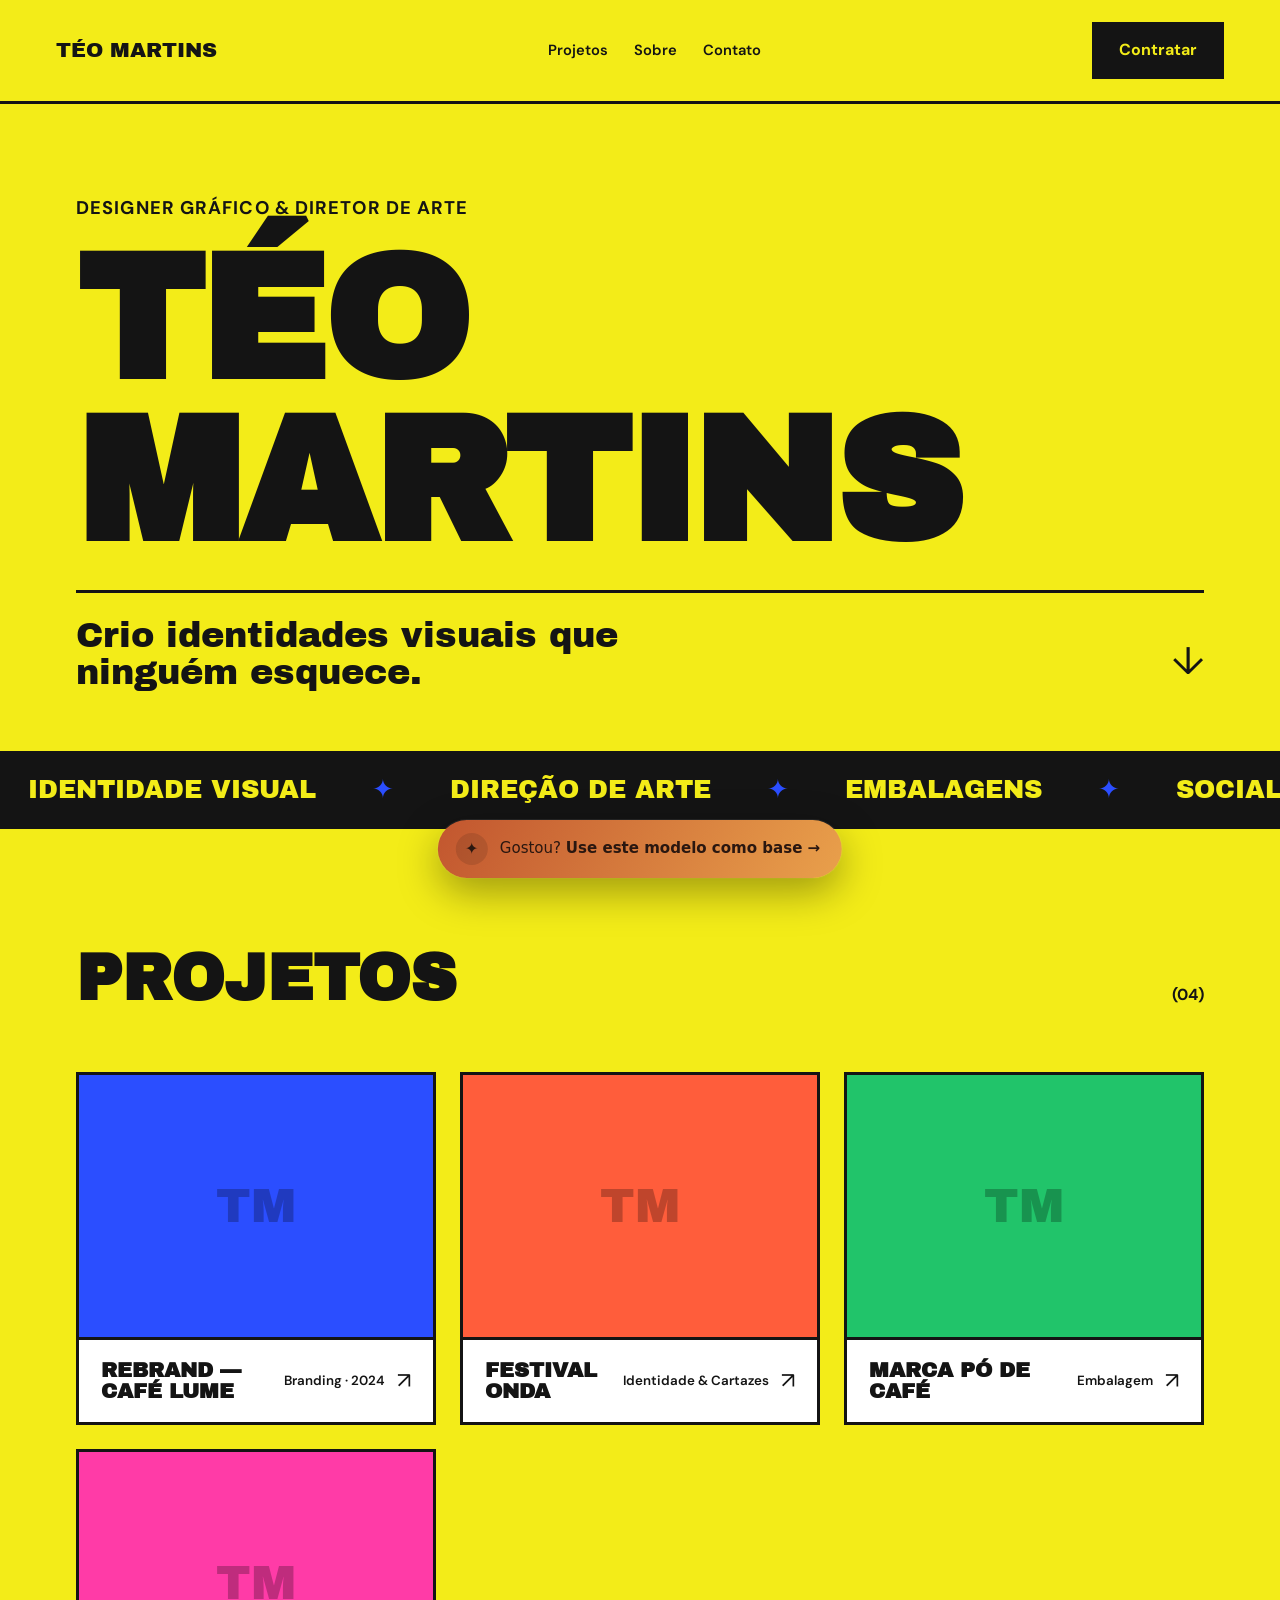
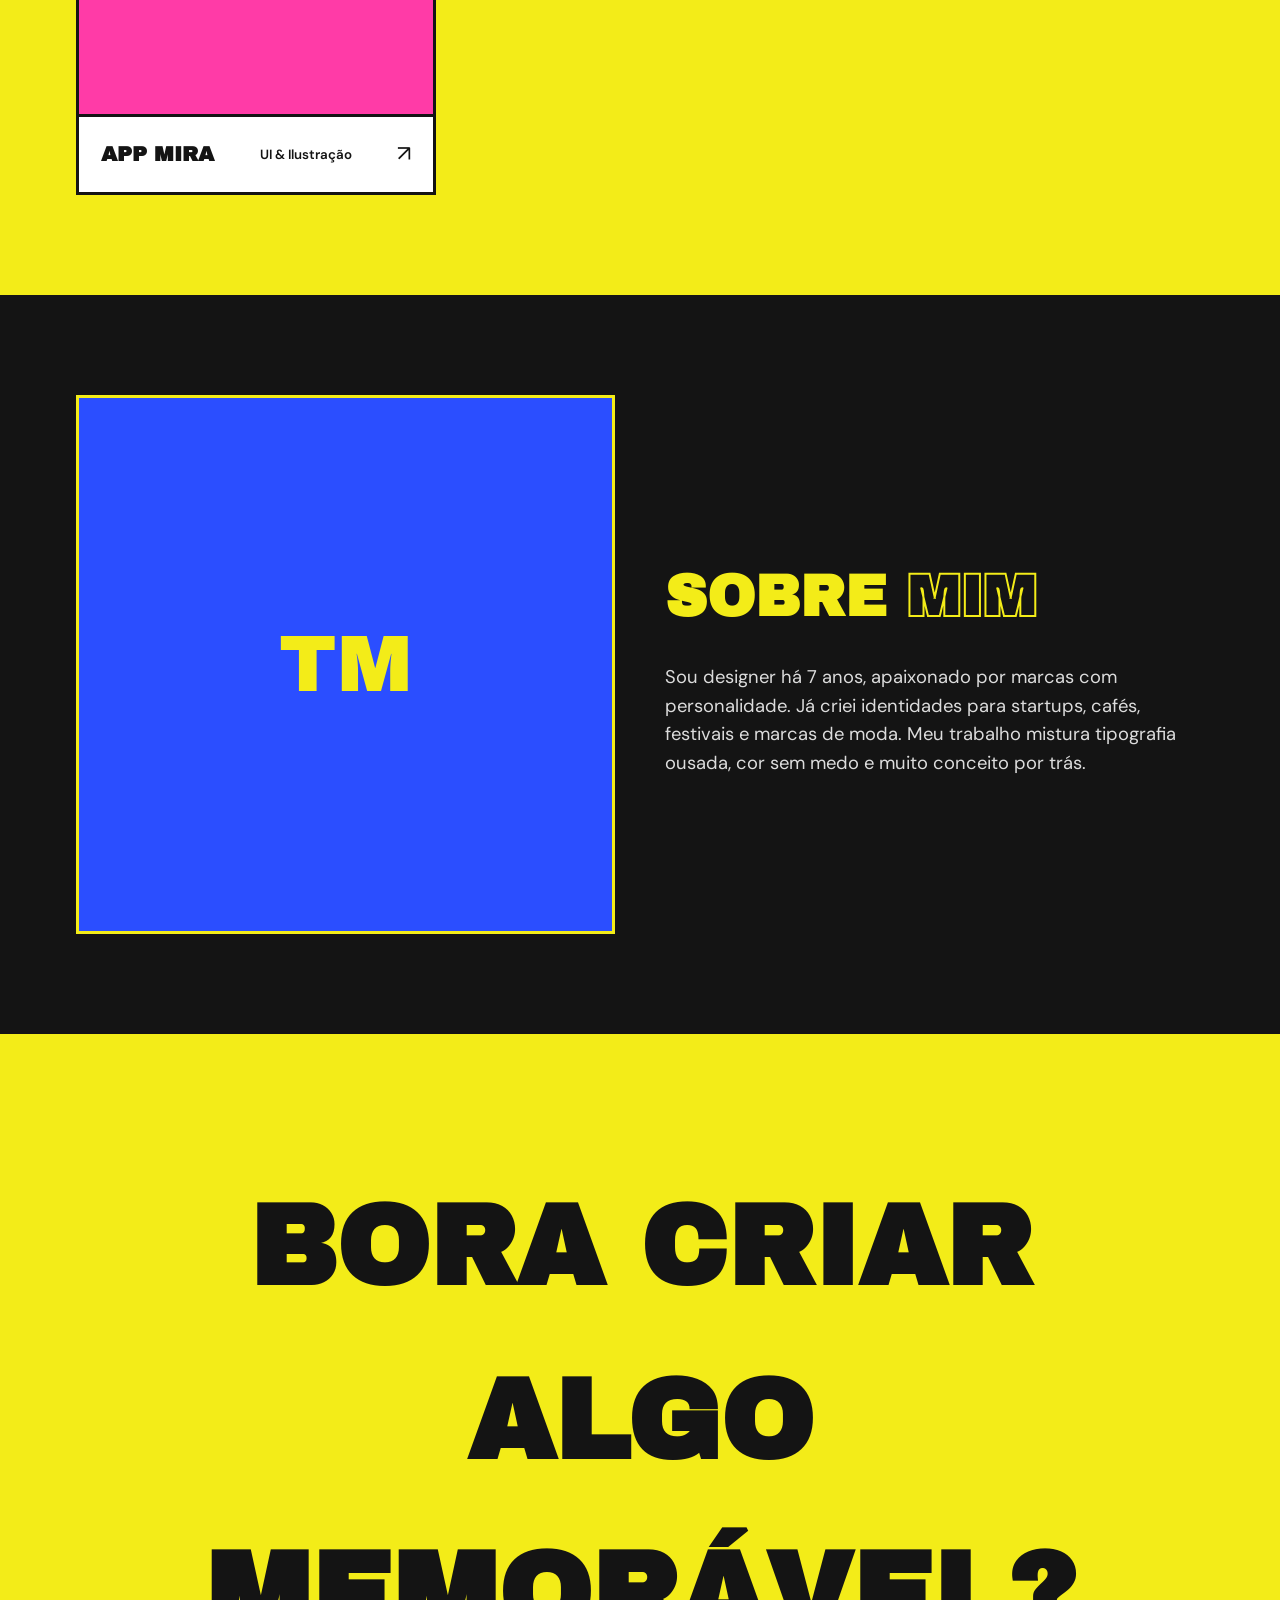
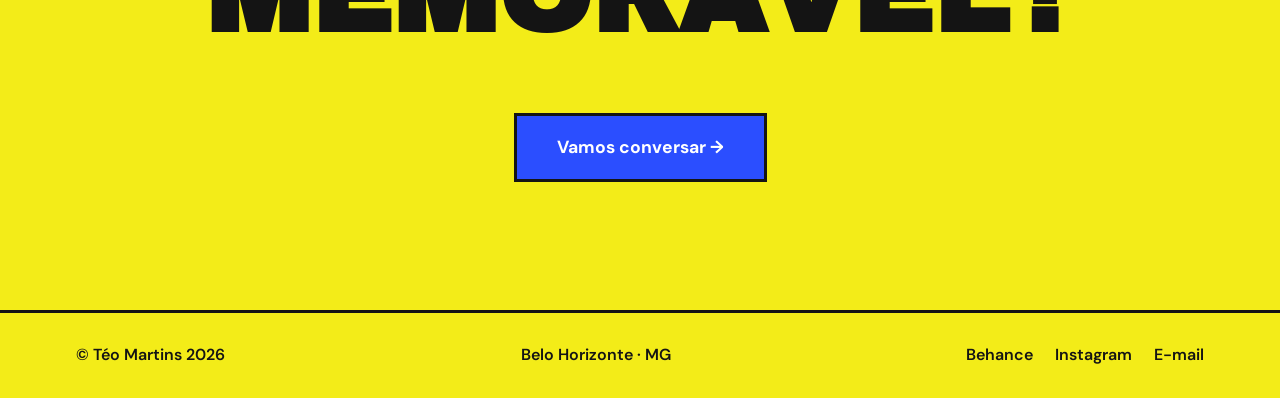
<file: templates/designer.html>
<!DOCTYPE html>
<html lang="pt-BR">
<head>
<meta charset="UTF-8" />
<meta name="viewport" content="width=device-width, initial-scale=1.0" />
<title>Portfólio — Designer</title>
<meta name="description" content="Modelo de portfólio profissional para designers, ilustradores e arquitetos de interiores — tipografia gigante, cores fortes e muita personalidade." />
<link rel="icon" type="image/svg+xml" href="../assets/favicon.svg" />
<meta name="robots" content="index, follow, max-image-preview:large" />
<link rel="canonical" href="https://studio-portfolios.carlos-devads.workers.dev/templates/designer.html" />
<link rel="preconnect" href="https://fonts.googleapis.com" />
<link rel="preconnect" href="https://fonts.gstatic.com" crossorigin />
<link href="https://fonts.googleapis.com/css2?family=Archivo:wght@500;600;700;800;900&family=Archivo+Black&family=DM+Sans:wght@400;500;600&display=swap" rel="stylesheet" />
<link rel="stylesheet" href="../assets/css/base-cta.css" />

<!-- ============================================================
     ✏️  EDITE AQUI  — Modelo: DESIGNER / Criativo / Ilustrador
     Preencha com os dados do questionário. A página se monta sozinha.
     ============================================================ -->
<script>
const CONFIG = {
  nome:       "Téo Martins",
  profissao:  "Designer Gráfico & Diretor de Arte",
  tagline:    "Crio identidades visuais que ninguém esquece.",
  iniciais:   "TM",

  // --- Cores (capriche no contraste!) ---
  corFundo:    "#f3ec18",   // amarelo elétrico
  corTinta:    "#141414",   // preto (texto e blocos)
  corAcento:   "#2b4eff",   // azul vibrante (detalhes)

  sobre: "Sou designer há 7 anos, apaixonado por marcas com personalidade. " +
         "Já criei identidades para startups, cafés, festivais e marcas de moda. " +
         "Meu trabalho mistura tipografia ousada, cor sem medo e muito conceito por trás.",
  fotoPerfil: "",  // URL (https://...) ou "" para iniciais

  // --- O que eu faço ---
  servicos: ["Identidade Visual", "Direção de Arte", "Embalagens", "Social Media", "Ilustração", "Tipografia"],

  // --- Projetos (use links de imagem nos "img" ou deixe "" para bloco colorido) ---
  projetos: [
    { titulo: "Rebrand — Café Lume", tag: "Branding · 2024", img: "" },
    { titulo: "Festival Onda", tag: "Identidade & Cartazes", img: "" },
    { titulo: "Marca Pó de Café", tag: "Embalagem", img: "" },
    { titulo: "App Mira", tag: "UI & Ilustração", img: "" }
  ],

  // --- Contato ---
  email:     "ola@teomartins.design",
  whatsapp:  "5511999990000",
  cidade:    "Belo Horizonte · MG",
  behance:   "https://behance.net/seu-perfil",
  instagram: "https://instagram.com/seu-perfil"
};
</script>
<!-- ====================  FIM DA ÁREA DE EDIÇÃO  ==================== -->

<style>
:root {
  --bg: #f3ec18; --ink: #141414; --accent: #2b4eff;
  --display: "Archivo Black", "Archivo", sans-serif;
  --sans: "DM Sans", system-ui, sans-serif;
}
* { margin: 0; padding: 0; box-sizing: border-box; }
html { scroll-behavior: smooth; }
body { font-family: var(--sans); background: var(--bg); color: var(--ink); line-height: 1.55; -webkit-font-smoothing: antialiased; overflow-x: hidden; }
.wrap { max-width: 1240px; margin: 0 auto; padding: 0 clamp(20px,5vw,56px); }
a { color: inherit; text-decoration: none; }
.display { font-family: var(--display); line-height: 0.92; letter-spacing: -0.02em; text-transform: uppercase; }

.nav { display: flex; align-items: center; justify-content: space-between; padding: 22px clamp(20px,5vw,56px); position: sticky; top: 0; z-index: 40; background: var(--bg); border-bottom: 3px solid var(--ink); }
.logo { font-family: var(--display); font-size: 1.3rem; text-transform: uppercase; }
.nav-links { display: flex; gap: 26px; font-weight: 600; font-size: 0.92rem; }
.nav-links a { position: relative; }
.nav-links a:hover { color: var(--accent); }
.btn { display: inline-flex; align-items: center; gap: 8px; padding: 13px 24px; background: var(--ink); color: var(--bg); font-weight: 700; border: 3px solid var(--ink); border-radius: 0; transition: transform .15s, box-shadow .15s; }
.btn:hover { transform: translate(-3px,-3px); box-shadow: 6px 6px 0 var(--accent); }
.btn-accent { background: var(--accent); color: #fff; border-color: var(--ink); }

/* Hero */
.hero { padding: clamp(40px,8vw,90px) 0 clamp(30px,5vw,60px); }
.hero .prof { font-weight: 700; font-size: clamp(0.95rem,2vw,1.15rem); text-transform: uppercase; letter-spacing: 0.06em; margin-bottom: 18px; }
.hero h1 { font-size: clamp(3.5rem,15vw,11rem); margin-bottom: 26px; }
.hero h1 .stroke { -webkit-text-stroke: 3px var(--ink); color: var(--bg); }
.hero-bottom { display: flex; justify-content: space-between; align-items: flex-end; gap: 30px; flex-wrap: wrap; border-top: 3px solid var(--ink); padding-top: 24px; }
.hero .tag { font-family: var(--display); text-transform: none; font-size: clamp(1.4rem,3vw,2.2rem); max-width: 560px; line-height: 1.05; }
.hero-bottom .arrow { font-size: 2.4rem; }

/* Marquee */
.marquee { background: var(--ink); color: var(--bg); padding: 16px 0; overflow: hidden; white-space: nowrap; border-top: 3px solid var(--ink); border-bottom: 3px solid var(--ink); }
.marquee .track { display: inline-block; animation: scroll 22s linear infinite; }
.marquee span { font-family: var(--display); font-size: 1.6rem; text-transform: uppercase; margin: 0 28px; }
.marquee span:nth-child(even) { color: var(--accent); }
@keyframes scroll { from { transform: translateX(0); } to { transform: translateX(-50%); } }

/* Projetos */
.sec { padding: clamp(50px,8vw,100px) 0; }
.sec-head { display: flex; align-items: baseline; justify-content: space-between; gap: 20px; margin-bottom: 44px; flex-wrap: wrap; }
.sec-head h2 { font-family: var(--display); font-size: clamp(2.2rem,6vw,4rem); text-transform: uppercase; }
.sec-head .count { font-weight: 700; }
.proj-grid { display: grid; grid-template-columns: repeat(auto-fit,minmax(300px,1fr)); gap: 24px; }
.proj { border: 3px solid var(--ink); background: #fff; overflow: hidden; transition: transform .2s, box-shadow .2s; }
.proj:hover { transform: translate(-4px,-4px); box-shadow: 8px 8px 0 var(--ink); }
.proj .thumb { aspect-ratio: 4/3; background-size: cover; background-position: center; display: grid; place-items: center; border-bottom: 3px solid var(--ink); }
.proj .thumb .ph { font-family: var(--display); font-size: 3rem; color: rgba(0,0,0,0.25); }
.proj .meta { padding: 20px 22px; display: flex; justify-content: space-between; align-items: center; gap: 12px; }
.proj .meta h3 { font-family: var(--display); font-size: 1.3rem; text-transform: uppercase; line-height: 1; }
.proj .meta small { font-weight: 600; white-space: nowrap; }
.proj .meta .go { font-size: 1.4rem; }

/* Sobre */
.sobre { background: var(--ink); color: var(--bg); }
.sobre .wrap { display: grid; grid-template-columns: 1fr 1fr; gap: 50px; align-items: center; padding-top: clamp(50px,8vw,100px); padding-bottom: clamp(50px,8vw,100px); }
.sobre .ph-box { aspect-ratio: 1; background: var(--accent); background-size: cover; background-position: center; border: 3px solid var(--bg); display: grid; place-items: center; }
.sobre .ph-box .ph { font-family: var(--display); font-size: 5rem; color: var(--bg); }
.sobre h2 { font-family: var(--display); font-size: clamp(2.2rem,5vw,3.6rem); text-transform: uppercase; margin-bottom: 22px; }
.sobre h2 em { color: var(--bg); -webkit-text-stroke: 2px var(--bg); color: transparent; font-style: normal; }
.sobre p { font-size: 1.15rem; color: rgba(255,255,255,0.85); }

/* CTA */
.cta { padding: clamp(60px,10vw,130px) 0; text-align: center; }
.cta h2 { font-family: var(--display); font-size: clamp(2.6rem,9vw,7rem); text-transform: uppercase; margin-bottom: 30px; }
.cta .btn { font-size: 1.1rem; padding: 18px 40px; }

footer { border-top: 3px solid var(--ink); padding: 30px 0; }
footer .wrap { display: flex; justify-content: space-between; align-items: center; flex-wrap: wrap; gap: 14px; font-weight: 600; }
footer .socials { display: flex; gap: 22px; }
footer .socials a:hover { color: var(--accent); }

@media (max-width: 760px) { .nav-links { display: none; } .sobre .wrap { grid-template-columns: 1fr; } }
</style>
</head>
<body>
<header class="nav">
  <a class="logo" href="#" id="logo-nome"></a>
  <nav class="nav-links"><a href="#projetos">Projetos</a><a href="#sobre">Sobre</a><a href="#contato">Contato</a></nav>
  <a class="btn" id="nav-cta" href="#contato">Contratar</a>
</header>

<section class="hero">
  <div class="wrap">
    <p class="prof" id="hero-prof"></p>
    <h1 class="display" id="hero-nome"></h1>
    <div class="hero-bottom">
      <p class="tag" id="hero-tag"></p>
      <a href="#projetos" class="arrow">↓</a>
    </div>
  </div>
</section>

<div class="marquee"><div class="track" id="marquee-track"></div></div>

<section class="sec" id="projetos">
  <div class="wrap">
    <div class="sec-head"><h2>Projetos</h2><span class="count" id="proj-count"></span></div>
    <div class="proj-grid" id="proj-grid"></div>
  </div>
</section>

<section class="sobre" id="sobre">
  <div class="wrap">
    <div class="ph-box" id="sobre-box"><span class="ph" id="sobre-ini"></span></div>
    <div>
      <h2>Sobre <em>mim</em></h2>
      <p id="sobre-txt"></p>
    </div>
  </div>
</section>

<section class="cta" id="contato">
  <div class="wrap">
    <h2>Bora criar<br />algo memorável?</h2>
    <a class="btn btn-accent" id="wpp-btn" href="#" target="_blank">Vamos conversar →</a>
  </div>
</section>

<footer>
  <div class="wrap">
    <span id="foot-nome"></span>
    <span id="foot-cidade"></span>
    <div class="socials" id="socials"></div>
  </div>
</footer>

<script>
(function () {
  const c = CONFIG, $ = (id) => document.getElementById(id);
  const r = document.documentElement.style;
  r.setProperty('--bg', c.corFundo); r.setProperty('--ink', c.corTinta); r.setProperty('--accent', c.corAcento);
  document.title = "Portfólio — " + c.nome;

  $('logo-nome').textContent = c.nome; $('foot-nome').textContent = "© " + c.nome + " " + new Date().getFullYear();
  $('hero-prof').textContent = c.profissao;
  $('hero-nome').textContent = c.nome;
  $('hero-tag').textContent = c.tagline;
  $('sobre-txt').textContent = c.sobre;
  $('sobre-ini').textContent = c.iniciais;
  if (c.fotoPerfil) { $('sobre-box').style.backgroundImage = `url('${c.fotoPerfil}')`; $('sobre-ini').style.display = 'none'; }
  $('foot-cidade').textContent = c.cidade;

  // Marquee duplicado para loop contínuo
  const items = c.servicos.map(s => `<span>${s}</span><span>✦</span>`).join('');
  $('marquee-track').innerHTML = items + items;

  $('proj-count').textContent = "(" + String(c.projetos.length).padStart(2, '0') + ")";
  const fills = ['#2b4eff', '#ff5d3b', '#21c46a', '#ff3ba7'];
  $('proj-grid').innerHTML = c.projetos.map((p, i) => {
    const bg = p.img ? `background-image:url('${p.img}')` : `background-color:${fills[i % fills.length]}`;
    const ph = p.img ? '' : `<span class="ph">${c.iniciais}</span>`;
    return `<a class="proj"><div class="thumb" style="${bg}">${ph}</div><div class="meta"><h3>${p.titulo}</h3><small>${p.tag}</small><span class="go">↗</span></div></a>`;
  }).join('');

  const wpp = `https://wa.me/${c.whatsapp}?text=` + encodeURIComponent("Olá! Vi seu portfólio e quero falar sobre um projeto de design.");
  $('wpp-btn').href = wpp; $('nav-cta').href = wpp;

  const s = [];
  if (c.behance) s.push(`<a href="${c.behance}" target="_blank">Behance</a>`);
  if (c.instagram) s.push(`<a href="${c.instagram}" target="_blank">Instagram</a>`);
  if (c.email) s.push(`<a href="mailto:${c.email}">E-mail</a>`);
  $('socials').innerHTML = s.join('');
})();
</script>

<!-- CTA "Usar este modelo como base" -->
<a class="use-template-cta" href="../questionario.html?base=designer">
  <span class="ic">✦</span>
  <span class="txt-full">Gostou? <strong>Use este modelo como base →</strong></span>
  <span class="txt-short"><strong>Usar este modelo →</strong></span>
</a>
</body>
</html>
</file>
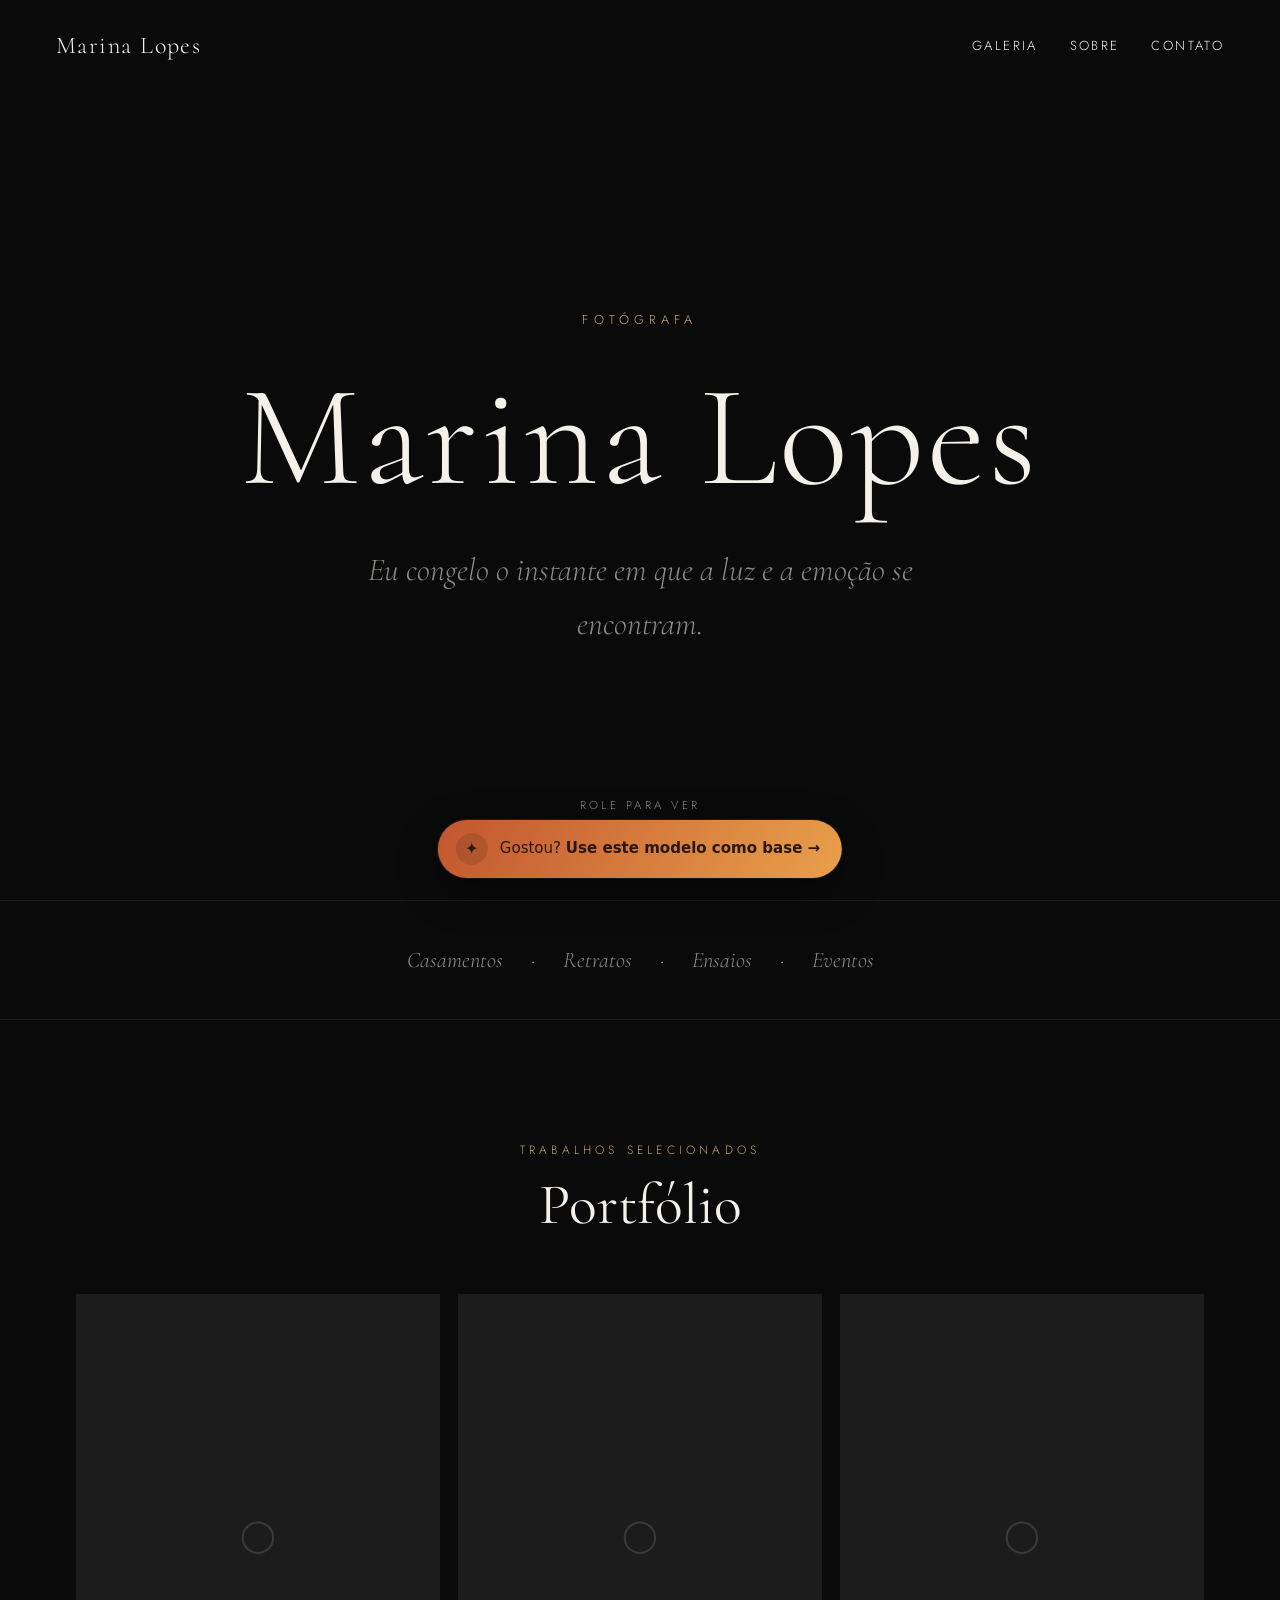
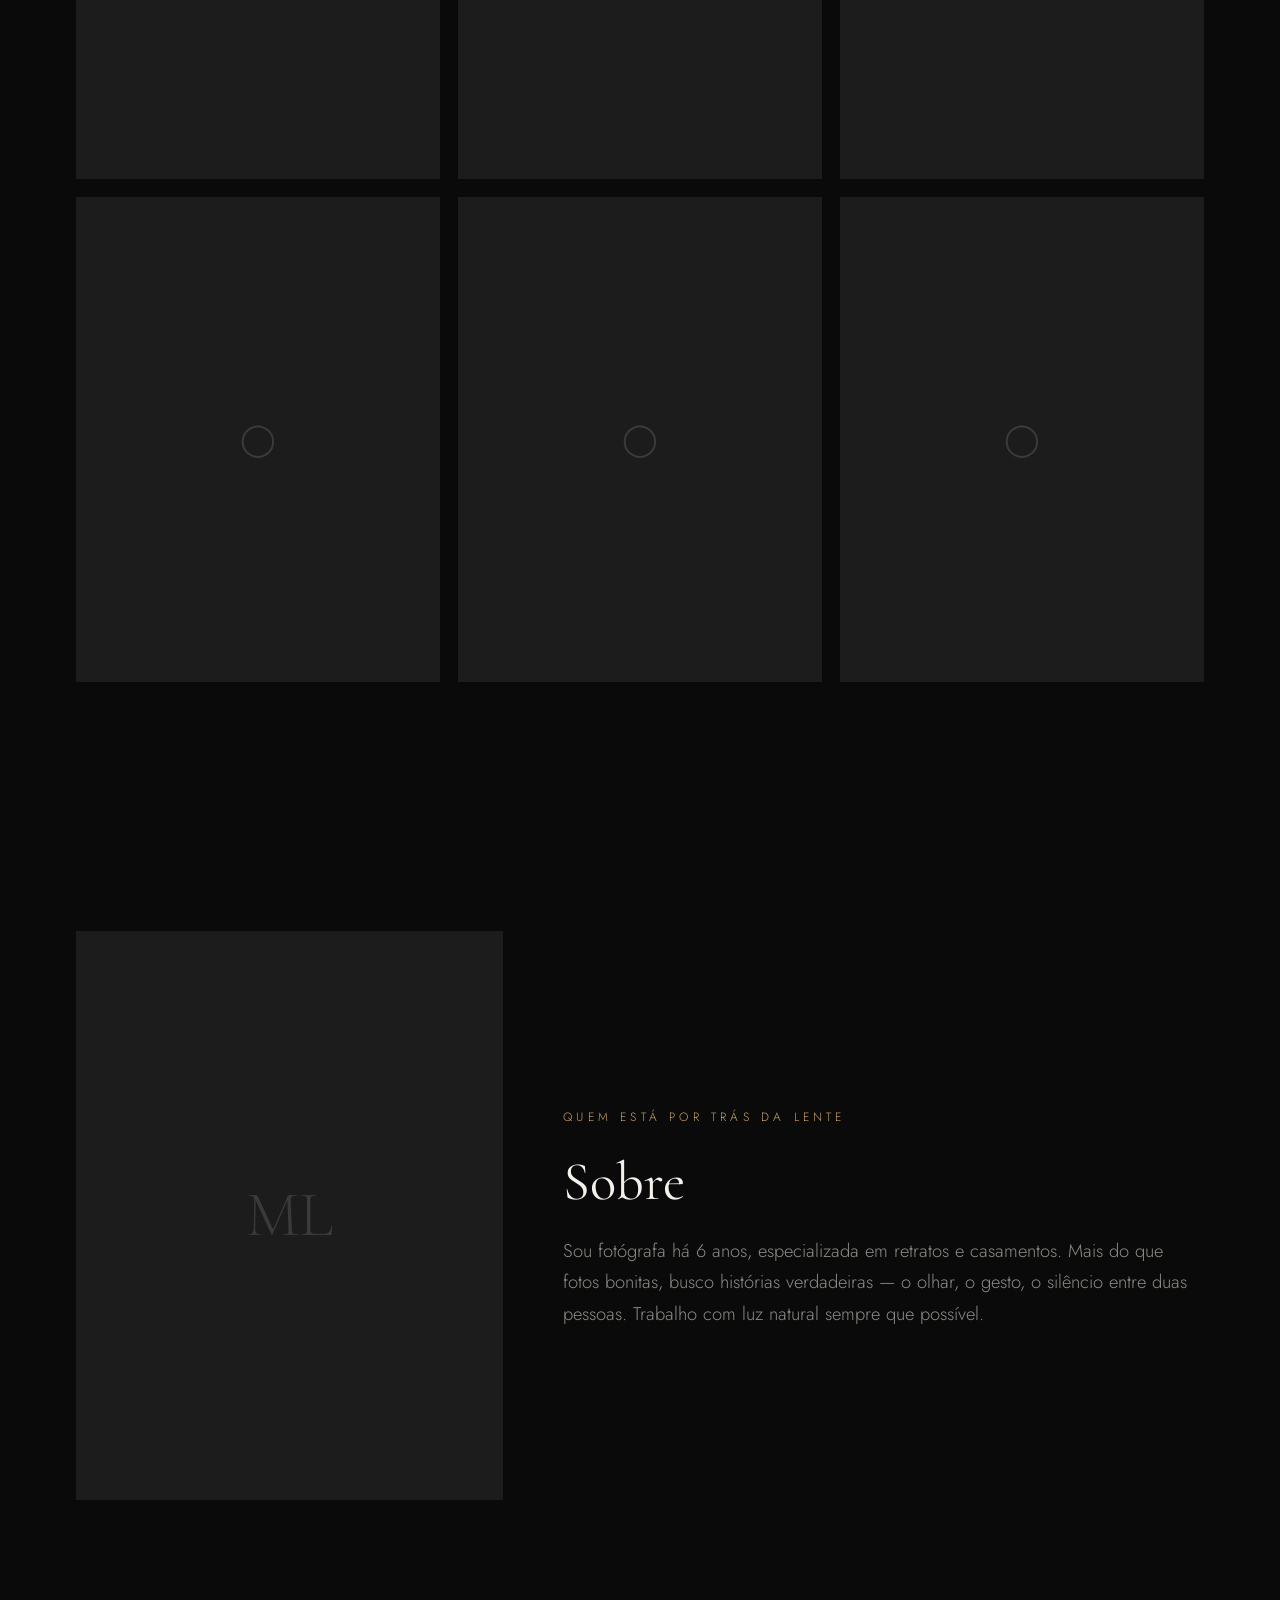
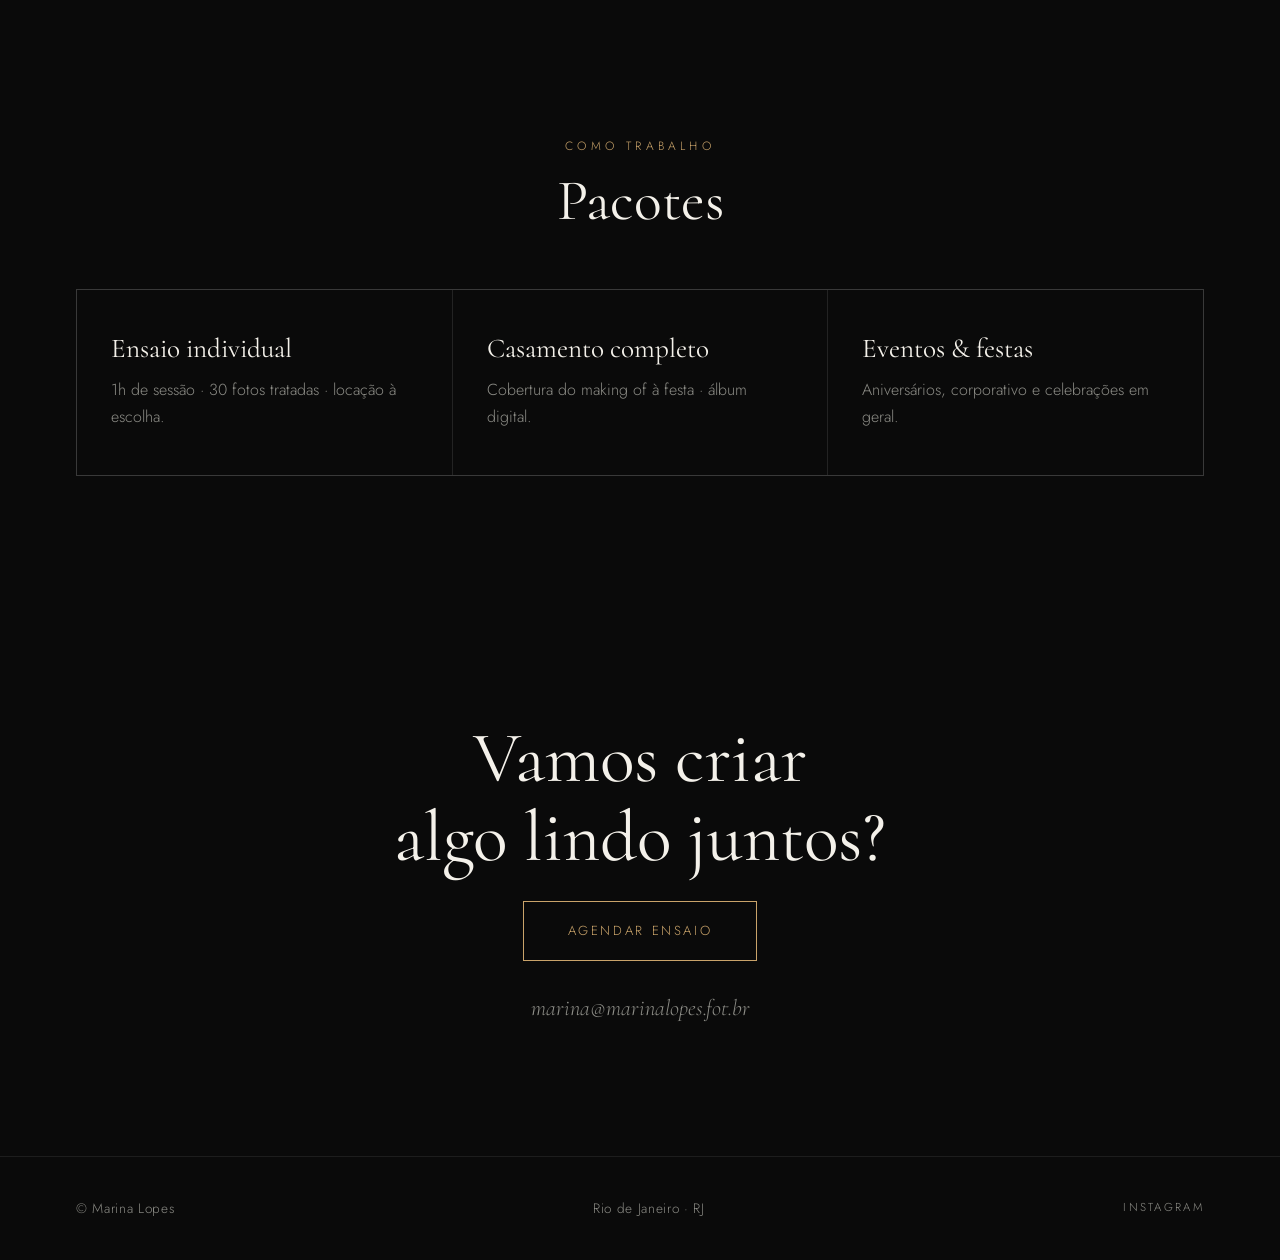
<file: templates/fotografo.html>
<!DOCTYPE html>
<html lang="pt-BR">
<head>
<meta charset="UTF-8" />
<meta name="viewport" content="width=device-width, initial-scale=1.0" />
<title>Portfólio — Fotógrafo</title>
<meta name="description" content="Modelo de portfólio profissional para fotógrafos, videomakers e artistas visuais — fundo escuro, galeria em destaque e foco total no seu trabalho." />
<link rel="icon" type="image/svg+xml" href="../assets/favicon.svg" />
<meta name="robots" content="index, follow, max-image-preview:large" />
<link rel="canonical" href="https://studio-portfolios.carlos-devads.workers.dev/templates/fotografo.html" />
<link rel="preconnect" href="https://fonts.googleapis.com" />
<link rel="preconnect" href="https://fonts.gstatic.com" crossorigin />
<link href="https://fonts.googleapis.com/css2?family=Cormorant:wght@300;400;500&family=Jost:wght@300;400;500;600&display=swap" rel="stylesheet" />
<link rel="stylesheet" href="../assets/css/base-cta.css" />

<!-- ============================================================
     ✏️  EDITE AQUI  — Modelo: FOTÓGRAFO / Artista Visual
     Dica: use links de imagens reais (https://...) nos campos "img".
     Sem imagens, a galeria mostra blocos cinza só para teste.
     ============================================================ -->
<script>
const CONFIG = {
  nome:       "Marina Lopes",
  profissao:  "Fotógrafa",
  tagline:    "Eu congelo o instante em que a luz e a emoção se encontram.",
  iniciais:   "ML",

  // --- Cores ---
  corFundo:    "#0a0a0a",   // preto suave
  corTexto:    "#f4f1ea",   // branco quente
  corDestaque: "#c9a36a",   // dourado discreto (links/detalhes)

  sobre: "Sou fotógrafa há 6 anos, especializada em retratos e casamentos. " +
         "Mais do que fotos bonitas, busco histórias verdadeiras — o olhar, o gesto, " +
         "o silêncio entre duas pessoas. Trabalho com luz natural sempre que possível.",
  fotoPerfil: "",  // URL da sua foto (https://...) ou "" para iniciais

  // --- Categorias de trabalho ---
  categorias: ["Casamentos", "Retratos", "Ensaios", "Eventos"],

  // --- Galeria (cole URLs de imagens; recomendo Unsplash/Drive público) ---
  galeria: [
    { img: "", titulo: "Pôr do sol", cat: "Ensaio" },
    { img: "", titulo: "Cerimônia", cat: "Casamento" },
    { img: "", titulo: "Olhar", cat: "Retrato" },
    { img: "", titulo: "Cidade", cat: "Urbano" },
    { img: "", titulo: "Detalhes", cat: "Casamento" },
    { img: "", titulo: "Natureza", cat: "Ensaio" }
  ],

  // --- Serviços/Pacotes ---
  pacotes: [
    { titulo: "Ensaio individual", desc: "1h de sessão · 30 fotos tratadas · locação à escolha." },
    { titulo: "Casamento completo", desc: "Cobertura do making of à festa · álbum digital." },
    { titulo: "Eventos & festas", desc: "Aniversários, corporativo e celebrações em geral." }
  ],

  // --- Contato ---
  email:     "marina@marinalopes.fot.br",
  whatsapp:  "5511999990000",
  cidade:    "Rio de Janeiro · RJ",
  instagram: "https://instagram.com/seu-perfil",
  behance:   ""   // opcional
};
</script>
<!-- ====================  FIM DA ÁREA DE EDIÇÃO  ==================== -->

<style>
:root {
  --bg: #0a0a0a; --txt: #f4f1ea; --gold: #c9a36a; --dim: #8c8c86;
  --serif: "Cormorant", Georgia, serif;
  --sans: "Jost", system-ui, sans-serif;
}
* { margin: 0; padding: 0; box-sizing: border-box; }
html { scroll-behavior: smooth; }
body { font-family: var(--sans); background: var(--bg); color: var(--txt); line-height: 1.7; font-weight: 300; -webkit-font-smoothing: antialiased; }
.wrap { max-width: 1240px; margin: 0 auto; padding: 0 clamp(20px,5vw,56px); }
a { color: inherit; text-decoration: none; }
h1,h2,h3 { font-family: var(--serif); font-weight: 400; line-height: 1.1; }

.nav { display: flex; align-items: center; justify-content: space-between; padding: 26px clamp(20px,5vw,56px); position: fixed; top: 0; left: 0; right: 0; z-index: 40; mix-blend-mode: difference; }
.logo { font-family: var(--serif); font-size: 1.5rem; letter-spacing: 0.06em; color: #fff; }
.nav-links { display: flex; gap: 32px; font-size: 0.82rem; letter-spacing: 0.18em; text-transform: uppercase; color: #fff; }
.nav-links a { transition: opacity .2s; }
.nav-links a:hover { opacity: 0.6; }

/* Hero */
.hero { min-height: 100vh; display: flex; flex-direction: column; justify-content: center; align-items: center; text-align: center; padding: 120px 24px 60px; position: relative; }
.hero .prof { letter-spacing: 0.4em; text-transform: uppercase; font-size: 0.8rem; color: var(--gold); margin-bottom: 28px; }
.hero h1 { font-size: clamp(3.5rem, 12vw, 9rem); font-weight: 300; letter-spacing: 0.02em; margin-bottom: 26px; }
.hero .tag { font-family: var(--serif); font-style: italic; font-size: clamp(1.3rem, 3vw, 2rem); color: var(--dim); max-width: 620px; }
.hero .scroll { position: absolute; bottom: 32px; left: 50%; transform: translateX(-50%); font-size: 0.72rem; letter-spacing: 0.3em; text-transform: uppercase; color: var(--dim); }
.hero .scroll::after { content: ""; display: block; width: 1px; height: 40px; background: var(--gold); margin: 12px auto 0; }

/* Categorias bar */
.cats { display: flex; flex-wrap: wrap; gap: 8px 28px; justify-content: center; padding: 40px 24px; border-top: 1px solid rgba(255,255,255,0.08); border-bottom: 1px solid rgba(255,255,255,0.08); }
.cats span { font-family: var(--serif); font-size: 1.4rem; font-style: italic; color: var(--dim); }
.cats span::before { content: "·"; color: var(--gold); margin-right: 28px; }
.cats span:first-child::before { display: none; }

/* Galeria */
.gallery { padding: clamp(60px,9vw,120px) 0; }
.sec-label { text-align: center; margin-bottom: 56px; }
.sec-label .k { letter-spacing: 0.35em; text-transform: uppercase; font-size: 0.75rem; color: var(--gold); }
.sec-label h2 { font-size: clamp(2.4rem,5vw,3.6rem); margin-top: 12px; }
.masonry { columns: 3 280px; column-gap: 18px; }
.shot { break-inside: avoid; margin-bottom: 18px; position: relative; overflow: hidden; cursor: pointer; background: #1c1c1c; }
.shot img { width: 100%; display: block; transition: transform .6s ease, filter .4s; filter: grayscale(0.15); }
.shot:hover img { transform: scale(1.05); filter: grayscale(0); }
.shot .ph { aspect-ratio: 3/4; display: grid; place-items: center; color: #3a3a3a; font-family: var(--serif); font-size: 2rem; }
.shot .cap { position: absolute; left: 0; right: 0; bottom: 0; padding: 22px; background: linear-gradient(to top, rgba(0,0,0,0.8), transparent); opacity: 0; transition: opacity .3s; }
.shot:hover .cap { opacity: 1; }
.shot .cap small { letter-spacing: 0.2em; text-transform: uppercase; font-size: 0.68rem; color: var(--gold); }
.shot .cap h3 { font-size: 1.5rem; }

/* Sobre */
.sobre { padding: clamp(60px,9vw,120px) 0; }
.sobre .wrap { display: grid; grid-template-columns: 0.8fr 1.2fr; gap: 60px; align-items: center; }
.sobre .ph-box { aspect-ratio: 3/4; background: #1c1c1c; background-size: cover; background-position: center; display: grid; place-items: center; }
.sobre .ph-box .ph { font-family: var(--serif); font-size: 4rem; color: #3a3a3a; }
.sobre h2 { font-size: clamp(2.2rem,4.5vw,3.4rem); margin-bottom: 22px; }
.sobre p { color: var(--dim); font-size: 1.15rem; }

/* Pacotes */
.pacotes { padding: clamp(60px,9vw,120px) 0; }
.pac-grid { display: grid; grid-template-columns: repeat(auto-fit,minmax(260px,1fr)); gap: 1px; background: rgba(255,255,255,0.1); border: 1px solid rgba(255,255,255,0.1); }
.pac { background: var(--bg); padding: 44px 34px; transition: background .3s; }
.pac:hover { background: #141414; }
.pac h3 { font-size: 1.7rem; margin-bottom: 12px; }
.pac p { color: var(--dim); }

/* CTA */
.cta { padding: clamp(70px,10vw,140px) 24px; text-align: center; }
.cta h2 { font-size: clamp(2.5rem,6vw,4.5rem); margin-bottom: 24px; }
.cta .btn { display: inline-block; font-family: var(--sans); letter-spacing: 0.2em; text-transform: uppercase; font-size: 0.82rem; border: 1px solid var(--gold); color: var(--gold); padding: 18px 44px; transition: background .3s, color .3s; }
.cta .btn:hover { background: var(--gold); color: var(--bg); }
.cta .mail { display: block; margin-top: 28px; font-family: var(--serif); font-style: italic; font-size: 1.4rem; color: var(--dim); }

footer { border-top: 1px solid rgba(255,255,255,0.08); padding: 40px 0; }
footer .wrap { display: flex; justify-content: space-between; align-items: center; flex-wrap: wrap; gap: 14px; font-size: 0.85rem; color: var(--dim); letter-spacing: 0.05em; }
footer .socials { display: flex; gap: 24px; letter-spacing: 0.2em; text-transform: uppercase; font-size: 0.72rem; }
footer .socials a:hover { color: var(--gold); }

@media (max-width: 760px) { .nav-links { display: none; } .sobre .wrap { grid-template-columns: 1fr; } }
</style>
</head>
<body>
<header class="nav">
  <a class="logo" href="#" id="logo-nome"></a>
  <nav class="nav-links"><a href="#galeria">Galeria</a><a href="#sobre">Sobre</a><a href="#contato">Contato</a></nav>
</header>

<section class="hero">
  <p class="prof" id="hero-prof"></p>
  <h1 id="hero-nome"></h1>
  <p class="tag" id="hero-tag"></p>
  <span class="scroll">Role para ver</span>
</section>

<div class="cats" id="cats"></div>

<section class="gallery" id="galeria">
  <div class="wrap">
    <div class="sec-label"><span class="k">Trabalhos selecionados</span><h2>Portfólio</h2></div>
    <div class="masonry" id="masonry"></div>
  </div>
</section>

<section class="sobre" id="sobre">
  <div class="wrap">
    <div class="ph-box" id="sobre-box"><span class="ph" id="sobre-ini"></span></div>
    <div>
      <div class="sec-label" style="text-align:left;margin-bottom:24px"><span class="k">Quem está por trás da lente</span></div>
      <h2>Sobre</h2>
      <p id="sobre-txt"></p>
    </div>
  </div>
</section>

<section class="pacotes">
  <div class="wrap">
    <div class="sec-label"><span class="k">Como trabalho</span><h2>Pacotes</h2></div>
    <div class="pac-grid" id="pac-grid"></div>
  </div>
</section>

<section class="cta" id="contato">
  <h2>Vamos criar<br />algo lindo juntos?</h2>
  <a class="btn" id="wpp-btn" href="#" target="_blank">Agendar ensaio</a>
  <a class="mail" id="mail-link" href="#"></a>
</section>

<footer>
  <div class="wrap">
    <span id="foot-nome"></span>
    <span id="foot-cidade"></span>
    <div class="socials" id="socials"></div>
  </div>
</footer>

<script>
(function () {
  const c = CONFIG, $ = (id) => document.getElementById(id);
  const r = document.documentElement.style;
  r.setProperty('--bg', c.corFundo); r.setProperty('--txt', c.corTexto); r.setProperty('--gold', c.corDestaque);
  document.title = "Portfólio — " + c.nome;

  $('logo-nome').textContent = c.nome; $('foot-nome').textContent = "© " + c.nome;
  $('hero-prof').textContent = c.profissao;
  $('hero-nome').textContent = c.nome;
  $('hero-tag').textContent = c.tagline;
  $('sobre-txt').textContent = c.sobre;
  $('sobre-ini').textContent = c.iniciais;
  if (c.fotoPerfil) { $('sobre-box').style.backgroundImage = `url('${c.fotoPerfil}')`; $('sobre-ini').style.display = 'none'; }
  $('foot-cidade').textContent = c.cidade;

  $('cats').innerHTML = c.categorias.map(cat => `<span>${cat}</span>`).join('');
  $('masonry').innerHTML = c.galeria.map(g => {
    const inner = g.img
      ? `<img src="${g.img}" alt="${g.titulo}" loading="lazy" />`
      : `<div class="ph">◯</div>`;
    return `<figure class="shot">${inner}<div class="cap"><small>${g.cat}</small><h3>${g.titulo}</h3></div></figure>`;
  }).join('');
  $('pac-grid').innerHTML = c.pacotes.map(p => `<div class="pac"><h3>${p.titulo}</h3><p>${p.desc}</p></div>`).join('');

  const wpp = `https://wa.me/${c.whatsapp}?text=` + encodeURIComponent("Olá! Vim pelo seu portfólio e gostaria de agendar um ensaio.");
  $('wpp-btn').href = wpp;
  $('mail-link').href = "mailto:" + c.email; $('mail-link').textContent = c.email;

  const s = [];
  if (c.instagram) s.push(`<a href="${c.instagram}" target="_blank">Instagram</a>`);
  if (c.behance) s.push(`<a href="${c.behance}" target="_blank">Behance</a>`);
  $('socials').innerHTML = s.join('');
})();
</script>

<!-- CTA "Usar este modelo como base" -->
<a class="use-template-cta" href="../questionario.html?base=fotografo">
  <span class="ic">✦</span>
  <span class="txt-full">Gostou? <strong>Use este modelo como base →</strong></span>
  <span class="txt-short"><strong>Usar este modelo →</strong></span>
</a>
</body>
</html>
</file>
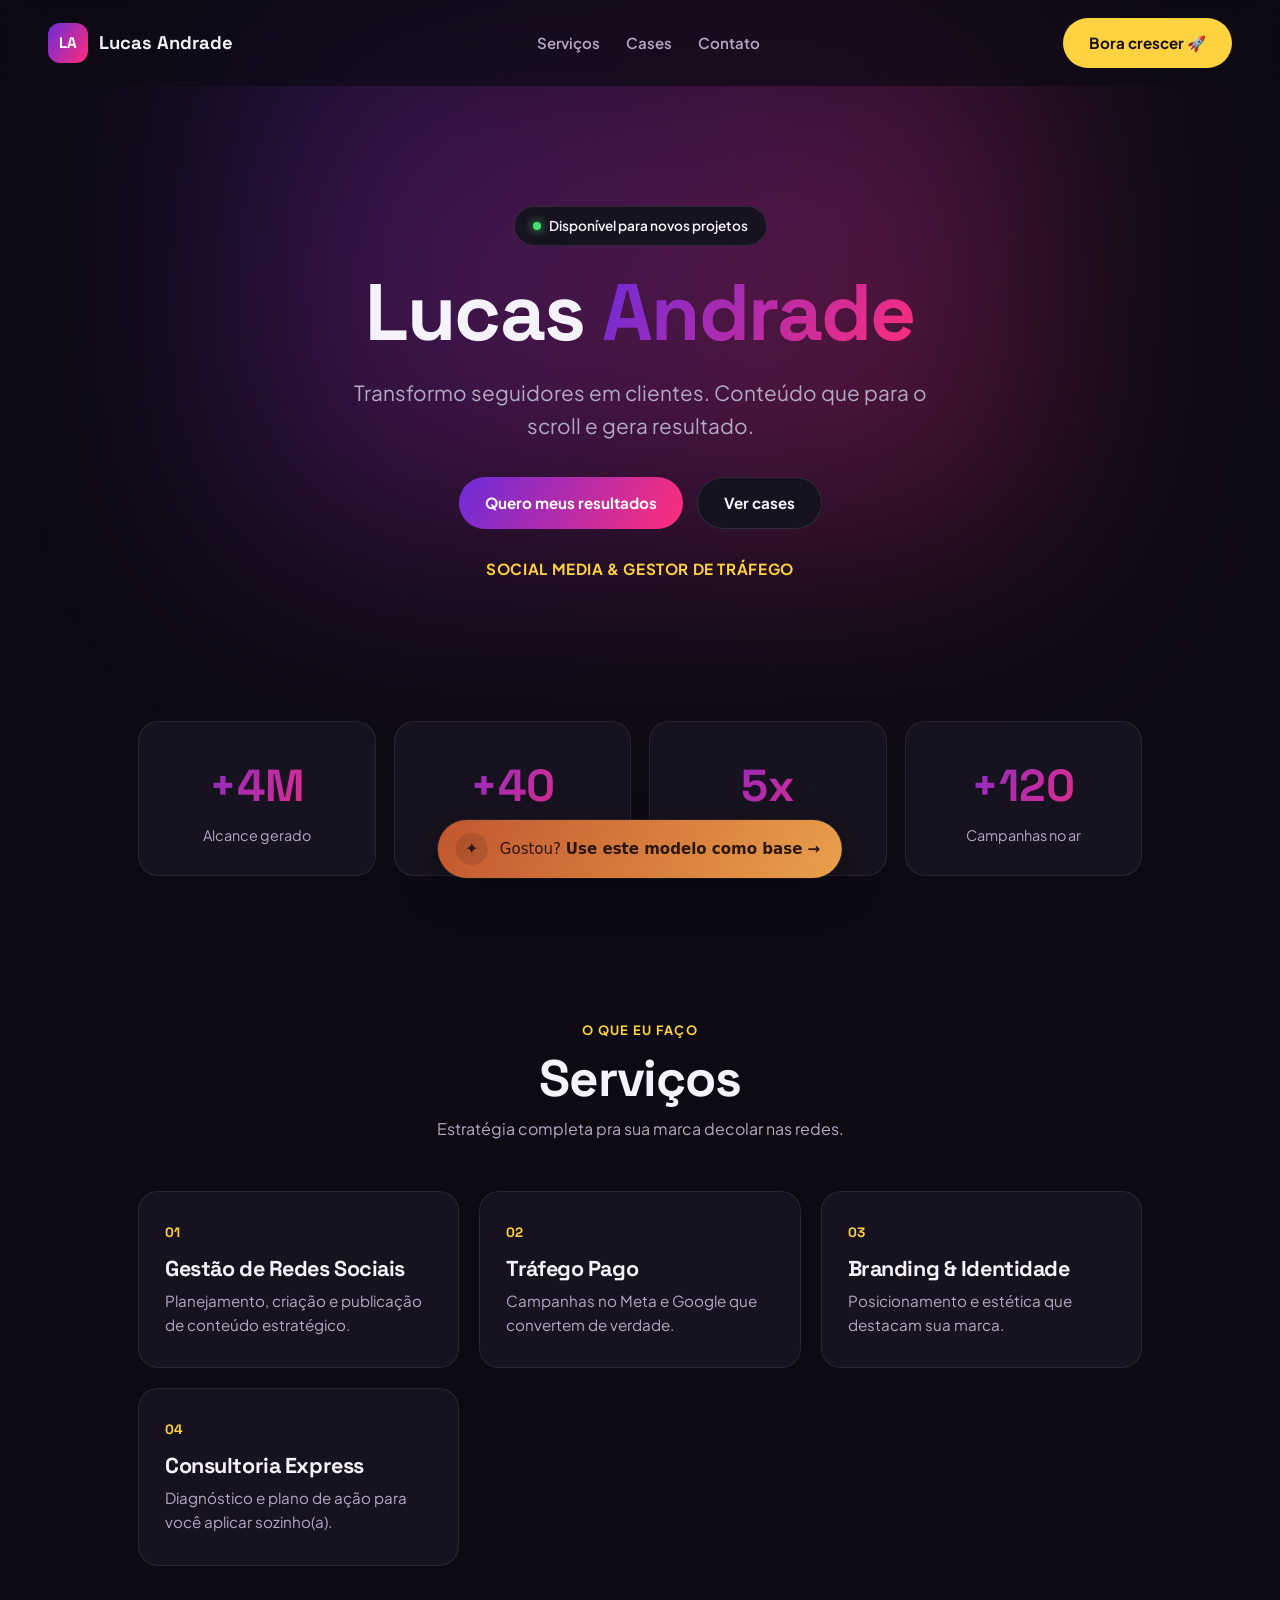
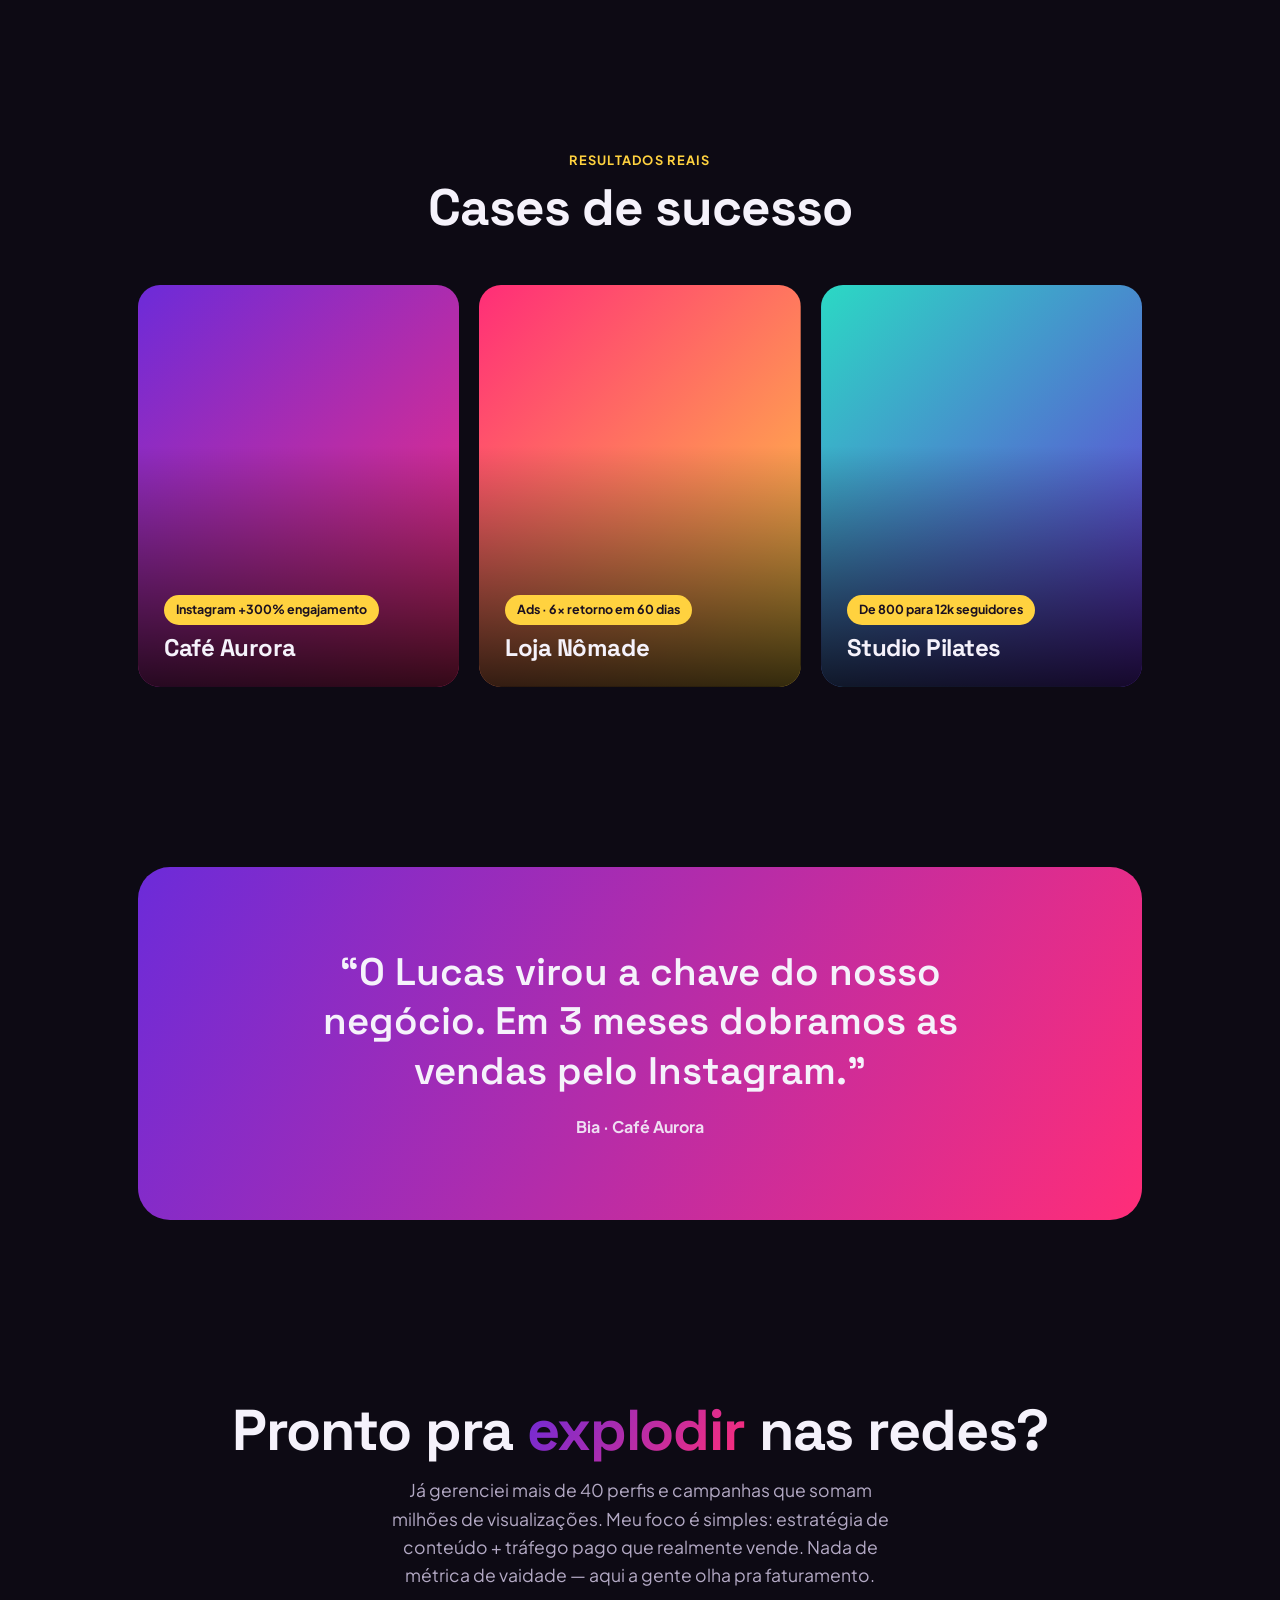
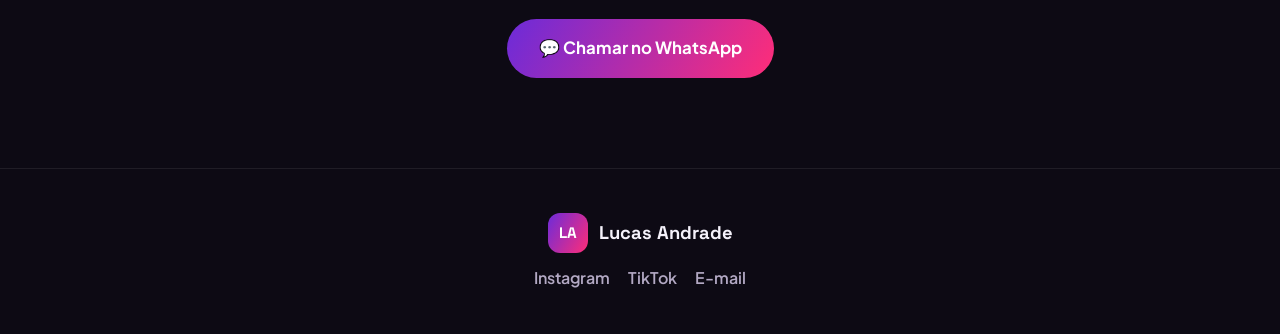
<file: templates/marketing.html>
<!DOCTYPE html>
<html lang="pt-BR">
<head>
<meta charset="UTF-8" />
<meta name="viewport" content="width=device-width, initial-scale=1.0" />
<title>Portfólio — Marketing</title>
<meta name="description" content="Modelo de portfólio profissional para social media, publicitários e criadores de conteúdo — gradientes energéticos e números que impressionam." />
<link rel="icon" type="image/svg+xml" href="../assets/favicon.svg" />
<meta name="robots" content="index, follow, max-image-preview:large" />
<link rel="canonical" href="https://studio-portfolios.carlos-devads.workers.dev/templates/marketing.html" />
<link rel="preconnect" href="https://fonts.googleapis.com" />
<link rel="preconnect" href="https://fonts.gstatic.com" crossorigin />
<link href="https://fonts.googleapis.com/css2?family=Space+Grotesk:wght@400;500;600;700&family=Plus+Jakarta+Sans:wght@400;500;600;700;800&display=swap" rel="stylesheet" />
<link rel="stylesheet" href="../assets/css/base-cta.css" />

<!-- ============================================================
     ✏️  EDITE AQUI  — Modelo: MARKETING / Social Media / Publicidade
     Preencha com os dados do questionário. A página se monta sozinha.
     ============================================================ -->
<script>
const CONFIG = {
  nome:       "Lucas Andrade",
  profissao:  "Social Media & Gestor de Tráfego",
  tagline:    "Transformo seguidores em clientes. Conteúdo que para o scroll e gera resultado.",
  iniciais:   "LA",

  // --- Cores do gradiente (topo) ---
  corA:      "#6c2bd9",   // roxo
  corB:      "#ff2d78",   // rosa choque
  corDestaque: "#ffd23f", // amarelo (botões/destaques)

  sobre: "Já gerenciei mais de 40 perfis e campanhas que somam milhões de visualizações. " +
         "Meu foco é simples: estratégia de conteúdo + tráfego pago que realmente vende. " +
         "Nada de métrica de vaidade — aqui a gente olha pra faturamento.",

  // --- Números de impacto ---
  numeros: [
    { valor: "+4M", label: "Alcance gerado" },
    { valor: "+40", label: "Marcas atendidas" },
    { valor: "5x", label: "ROI médio em ads" },
    { valor: "+120", label: "Campanhas no ar" }
  ],

  // --- Serviços ---
  servicos: [
    { titulo: "Gestão de Redes Sociais", desc: "Planejamento, criação e publicação de conteúdo estratégico." },
    { titulo: "Tráfego Pago", desc: "Campanhas no Meta e Google que convertem de verdade." },
    { titulo: "Branding & Identidade", desc: "Posicionamento e estética que destacam sua marca." },
    { titulo: "Consultoria Express", desc: "Diagnóstico e plano de ação para você aplicar sozinho(a)." }
  ],

  // --- Cases / Projetos (use links de imagem ou deixe "" para card colorido) ---
  cases: [
    { titulo: "Café Aurora", tag: "Instagram +300% engajamento", img: "" },
    { titulo: "Loja Nômade", tag: "Ads · 6x retorno em 60 dias", img: "" },
    { titulo: "Studio Pilates", tag: "De 800 para 12k seguidores", img: "" }
  ],

  // --- Depoimento ---
  depoimento: "O Lucas virou a chave do nosso negócio. Em 3 meses dobramos as vendas pelo Instagram.",
  depoimentoAutor: "Bia · Café Aurora",

  // --- Contato ---
  whatsapp:  "5511999990000",
  email:     "lucas@agencialucas.com",
  instagram: "https://instagram.com/seu-perfil",
  tiktok:    "https://tiktok.com/@seu-perfil"
};
</script>
<!-- ====================  FIM DA ÁREA DE EDIÇÃO  ==================== -->

<style>
:root {
  --a: #6c2bd9; --b: #ff2d78; --pop: #ffd23f;
  --bg: #0d0a14; --surf: #17121f; --txt: #f5f2fb; --dim: #b3a9c4;
  --grad: linear-gradient(120deg, var(--a), var(--b));
  --display: "Space Grotesk", sans-serif;
  --sans: "Plus Jakarta Sans", system-ui, sans-serif;
}
* { margin: 0; padding: 0; box-sizing: border-box; }
html { scroll-behavior: smooth; }
body { font-family: var(--sans); background: var(--bg); color: var(--txt); line-height: 1.6; -webkit-font-smoothing: antialiased; overflow-x: hidden; }
.wrap { max-width: 1100px; margin: 0 auto; padding: 0 clamp(20px,5vw,48px); }
a { color: inherit; text-decoration: none; }
h1,h2,h3 { font-family: var(--display); font-weight: 700; letter-spacing: -0.02em; line-height: 1.05; }

.nav { display: flex; align-items: center; justify-content: space-between; padding: 18px clamp(20px,5vw,48px); position: sticky; top: 0; z-index: 30; background: rgba(13,10,20,0.7); backdrop-filter: blur(12px); }
.logo { display: flex; align-items: center; gap: 11px; font-family: var(--display); font-weight: 700; font-size: 1.15rem; }
.logo .mark { width: 40px; height: 40px; border-radius: 12px; background: var(--grad); color: #fff; display: grid; place-items: center; font-size: 0.95rem; }
.nav-links { display: flex; gap: 26px; font-size: 0.94rem; font-weight: 600; }
.nav-links a { color: var(--dim); transition: color .2s; }
.nav-links a:hover { color: var(--txt); }
.btn { display: inline-flex; align-items: center; gap: 8px; padding: 13px 26px; border-radius: 100px; font-weight: 700; font-size: 0.95rem; background: var(--pop); color: #1a1020; transition: transform .2s, box-shadow .2s; }
.btn:hover { transform: translateY(-2px) scale(1.02); box-shadow: 0 12px 30px rgba(255,210,63,0.35); }
.btn-grad { background: var(--grad); color: #fff; }
.btn-grad:hover { box-shadow: 0 12px 30px rgba(255,45,120,0.4); }

/* Hero */
.hero { position: relative; text-align: center; padding: clamp(60px,10vw,120px) 0 clamp(50px,8vw,90px); }
.hero::before { content: ""; position: absolute; top: -80px; left: 50%; transform: translateX(-50%); width: 760px; height: 520px; background: var(--grad); filter: blur(120px); opacity: 0.35; z-index: -1; }
.hero .badge { display: inline-flex; align-items: center; gap: 8px; background: var(--surf); border: 1px solid rgba(255,255,255,0.1); padding: 8px 18px; border-radius: 100px; font-size: 0.85rem; font-weight: 600; margin-bottom: 24px; }
.hero .badge .dot { width: 8px; height: 8px; border-radius: 50%; background: #46e072; box-shadow: 0 0 10px #46e072; }
.hero h1 { font-size: clamp(2.6rem,7vw,5rem); margin-bottom: 22px; }
.hero h1 .grad { background: var(--grad); -webkit-background-clip: text; background-clip: text; color: transparent; }
.hero .tag { font-size: clamp(1.05rem,2.3vw,1.3rem); color: var(--dim); max-width: 620px; margin: 0 auto 34px; }
.hero-actions { display: flex; gap: 14px; justify-content: center; flex-wrap: wrap; }
.hero .prof { color: var(--pop); font-weight: 700; letter-spacing: 0.04em; margin-top: 28px; font-size: 0.95rem; text-transform: uppercase; }

/* Números */
.stats { display: grid; grid-template-columns: repeat(auto-fit, minmax(150px,1fr)); gap: 18px; margin: clamp(30px,5vw,50px) 0; }
.stat { background: var(--surf); border: 1px solid rgba(255,255,255,0.08); border-radius: 20px; padding: 28px 22px; text-align: center; }
.stat strong { display: block; font-family: var(--display); font-size: clamp(2rem,4vw,2.8rem); background: var(--grad); -webkit-background-clip: text; background-clip: text; color: transparent; }
.stat span { color: var(--dim); font-size: 0.9rem; }

/* Sec */
.sec { padding: clamp(50px,8vw,90px) 0; }
.sec-head { max-width: 620px; margin: 0 auto 50px; text-align: center; }
.sec-head .kicker { color: var(--pop); font-weight: 700; letter-spacing: 0.1em; text-transform: uppercase; font-size: 0.8rem; }
.sec-head h2 { font-size: clamp(2rem,4.5vw,3.2rem); margin: 10px 0; }
.sec-head p { color: var(--dim); }

/* Serviços */
.serv-grid { display: grid; grid-template-columns: repeat(auto-fit, minmax(240px,1fr)); gap: 20px; }
.serv { background: var(--surf); border: 1px solid rgba(255,255,255,0.08); border-radius: 20px; padding: 30px 26px; position: relative; overflow: hidden; transition: transform .25s, border-color .25s; }
.serv:hover { transform: translateY(-5px); border-color: rgba(255,45,120,0.5); }
.serv .n { font-family: var(--display); font-size: 0.85rem; color: var(--pop); margin-bottom: 14px; font-weight: 700; }
.serv h3 { font-size: 1.35rem; margin-bottom: 8px; }
.serv p { color: var(--dim); font-size: 0.95rem; }

/* Cases */
.cases-grid { display: grid; grid-template-columns: repeat(auto-fit, minmax(260px,1fr)); gap: 20px; }
.case { border-radius: 22px; overflow: hidden; aspect-ratio: 4/5; position: relative; display: flex; align-items: flex-end; background-size: cover; background-position: center; transition: transform .3s; }
.case:hover { transform: scale(1.02); }
.case::after { content: ""; position: absolute; inset: 0; background: linear-gradient(to top, rgba(0,0,0,0.8), transparent 60%); }
.case .info { position: relative; z-index: 2; padding: 26px; }
.case .tag { display: inline-block; background: var(--pop); color: #1a1020; font-weight: 700; font-size: 0.78rem; padding: 5px 12px; border-radius: 100px; margin-bottom: 10px; }
.case h3 { font-size: 1.5rem; }

/* Depoimento */
.depo { text-align: center; }
.depo .box { background: var(--grad); border-radius: 32px; padding: clamp(40px,7vw,80px) clamp(24px,5vw,60px); }
.depo .quote { font-family: var(--display); font-size: clamp(1.5rem,3.5vw,2.4rem); font-weight: 600; max-width: 760px; margin: 0 auto 18px; line-height: 1.3; }
.depo .autor { font-weight: 700; opacity: 0.9; }

/* CTA */
.cta { text-align: center; }
.cta h2 { font-size: clamp(2.2rem,5vw,3.6rem); margin-bottom: 16px; }
.cta h2 .grad { background: var(--grad); -webkit-background-clip: text; background-clip: text; color: transparent; }
.cta p { color: var(--dim); max-width: 500px; margin: 0 auto 30px; font-size: 1.1rem; }

/* Footer */
footer { border-top: 1px solid rgba(255,255,255,0.08); padding: 44px 0; text-align: center; color: var(--dim); }
footer .logo { justify-content: center; margin-bottom: 12px; color: var(--txt); }
footer .socials { display: flex; gap: 18px; justify-content: center; margin-top: 10px; font-weight: 600; }
footer .socials a:hover { color: var(--pop); }

@media (max-width: 720px) { .nav-links { display: none; } }
</style>
</head>
<body>
<header class="nav">
  <a class="logo" href="#"><span class="mark" id="logo-mark"></span><span id="logo-nome"></span></a>
  <nav class="nav-links"><a href="#servicos">Serviços</a><a href="#cases">Cases</a><a href="#contato">Contato</a></nav>
  <a class="btn" id="nav-cta" href="#contato">Bora crescer 🚀</a>
</header>

<main class="wrap">
  <section class="hero">
    <span class="badge"><span class="dot"></span> Disponível para novos projetos</span>
    <h1 id="hero-nome"></h1>
    <p class="tag" id="hero-tag"></p>
    <div class="hero-actions">
      <a class="btn btn-grad" id="hero-cta" href="#contato">Quero meus resultados</a>
      <a class="btn" style="background:var(--surf);color:var(--txt);border:1px solid rgba(255,255,255,0.1)" href="#cases">Ver cases</a>
    </div>
    <p class="prof" id="hero-prof"></p>
  </section>

  <section class="stats" id="stats"></section>

  <section class="sec" id="servicos">
    <div class="sec-head"><span class="kicker">O que eu faço</span><h2>Serviços</h2><p>Estratégia completa pra sua marca decolar nas redes.</p></div>
    <div class="serv-grid" id="serv-grid"></div>
  </section>

  <section class="sec" id="cases">
    <div class="sec-head"><span class="kicker">Resultados reais</span><h2>Cases de sucesso</h2></div>
    <div class="cases-grid" id="cases-grid"></div>
  </section>

  <section class="sec depo">
    <div class="box">
      <p class="quote" id="depo-txt"></p>
      <p class="autor" id="depo-autor"></p>
    </div>
  </section>

  <section class="sec cta" id="contato">
    <h2>Pronto pra <span class="grad">explodir</span> nas redes?</h2>
    <p id="sobre-txt"></p>
    <a class="btn btn-grad" id="wpp-btn" href="#" target="_blank" style="font-size:1.05rem;padding:16px 32px">💬 Chamar no WhatsApp</a>
  </section>
</main>

<footer>
  <div class="wrap">
    <a class="logo" href="#"><span class="mark" id="foot-mark"></span><span id="foot-nome"></span></a>
    <div class="socials" id="socials"></div>
  </div>
</footer>

<script>
(function () {
  const c = CONFIG, $ = (id) => document.getElementById(id);
  const r = document.documentElement.style;
  r.setProperty('--a', c.corA); r.setProperty('--b', c.corB); r.setProperty('--pop', c.corDestaque);
  document.title = "Portfólio — " + c.nome;

  $('logo-mark').textContent = c.iniciais; $('foot-mark').textContent = c.iniciais;
  $('logo-nome').textContent = c.nome; $('foot-nome').textContent = c.nome;
  $('hero-nome').innerHTML = c.nome.replace(/\s(\S+)$/, ' <span class="grad">$1</span>');
  $('hero-tag').textContent = c.tagline;
  $('hero-prof').textContent = c.profissao;
  $('sobre-txt').textContent = c.sobre;

  $('stats').innerHTML = c.numeros.map(n => `<div class="stat"><strong>${n.valor}</strong><span>${n.label}</span></div>`).join('');
  $('serv-grid').innerHTML = c.servicos.map((s, i) =>
    `<div class="serv"><div class="n">0${i + 1}</div><h3>${s.titulo}</h3><p>${s.desc}</p></div>`).join('');

  const fallback = ['linear-gradient(135deg,#6c2bd9,#ff2d78)','linear-gradient(135deg,#ff2d78,#ffd23f)','linear-gradient(135deg,#2bd9c4,#6c2bd9)'];
  $('cases-grid').innerHTML = c.cases.map((cs, i) => {
    const bg = cs.img ? `background-image:url('${cs.img}')` : `background-image:${fallback[i % fallback.length]}`;
    return `<a class="case" style="${bg}"><div class="info"><span class="tag">${cs.tag}</span><h3>${cs.titulo}</h3></div></a>`;
  }).join('');

  $('depo-txt').textContent = '“' + c.depoimento + '”';
  $('depo-autor').textContent = c.depoimentoAutor;

  const wpp = `https://wa.me/${c.whatsapp}?text=` + encodeURIComponent("Olá! Vi seu portfólio e quero falar sobre um projeto.");
  $('wpp-btn').href = wpp; $('hero-cta').href = wpp; $('nav-cta').href = wpp;

  const s = [];
  if (c.instagram) s.push(`<a href="${c.instagram}" target="_blank">Instagram</a>`);
  if (c.tiktok) s.push(`<a href="${c.tiktok}" target="_blank">TikTok</a>`);
  if (c.email) s.push(`<a href="mailto:${c.email}">E-mail</a>`);
  $('socials').innerHTML = s.join('');
})();
</script>

<!-- CTA "Usar este modelo como base" -->
<a class="use-template-cta" href="../questionario.html?base=marketing">
  <span class="ic">✦</span>
  <span class="txt-full">Gostou? <strong>Use este modelo como base →</strong></span>
  <span class="txt-short"><strong>Usar este modelo →</strong></span>
</a>
</body>
</html>
</file>
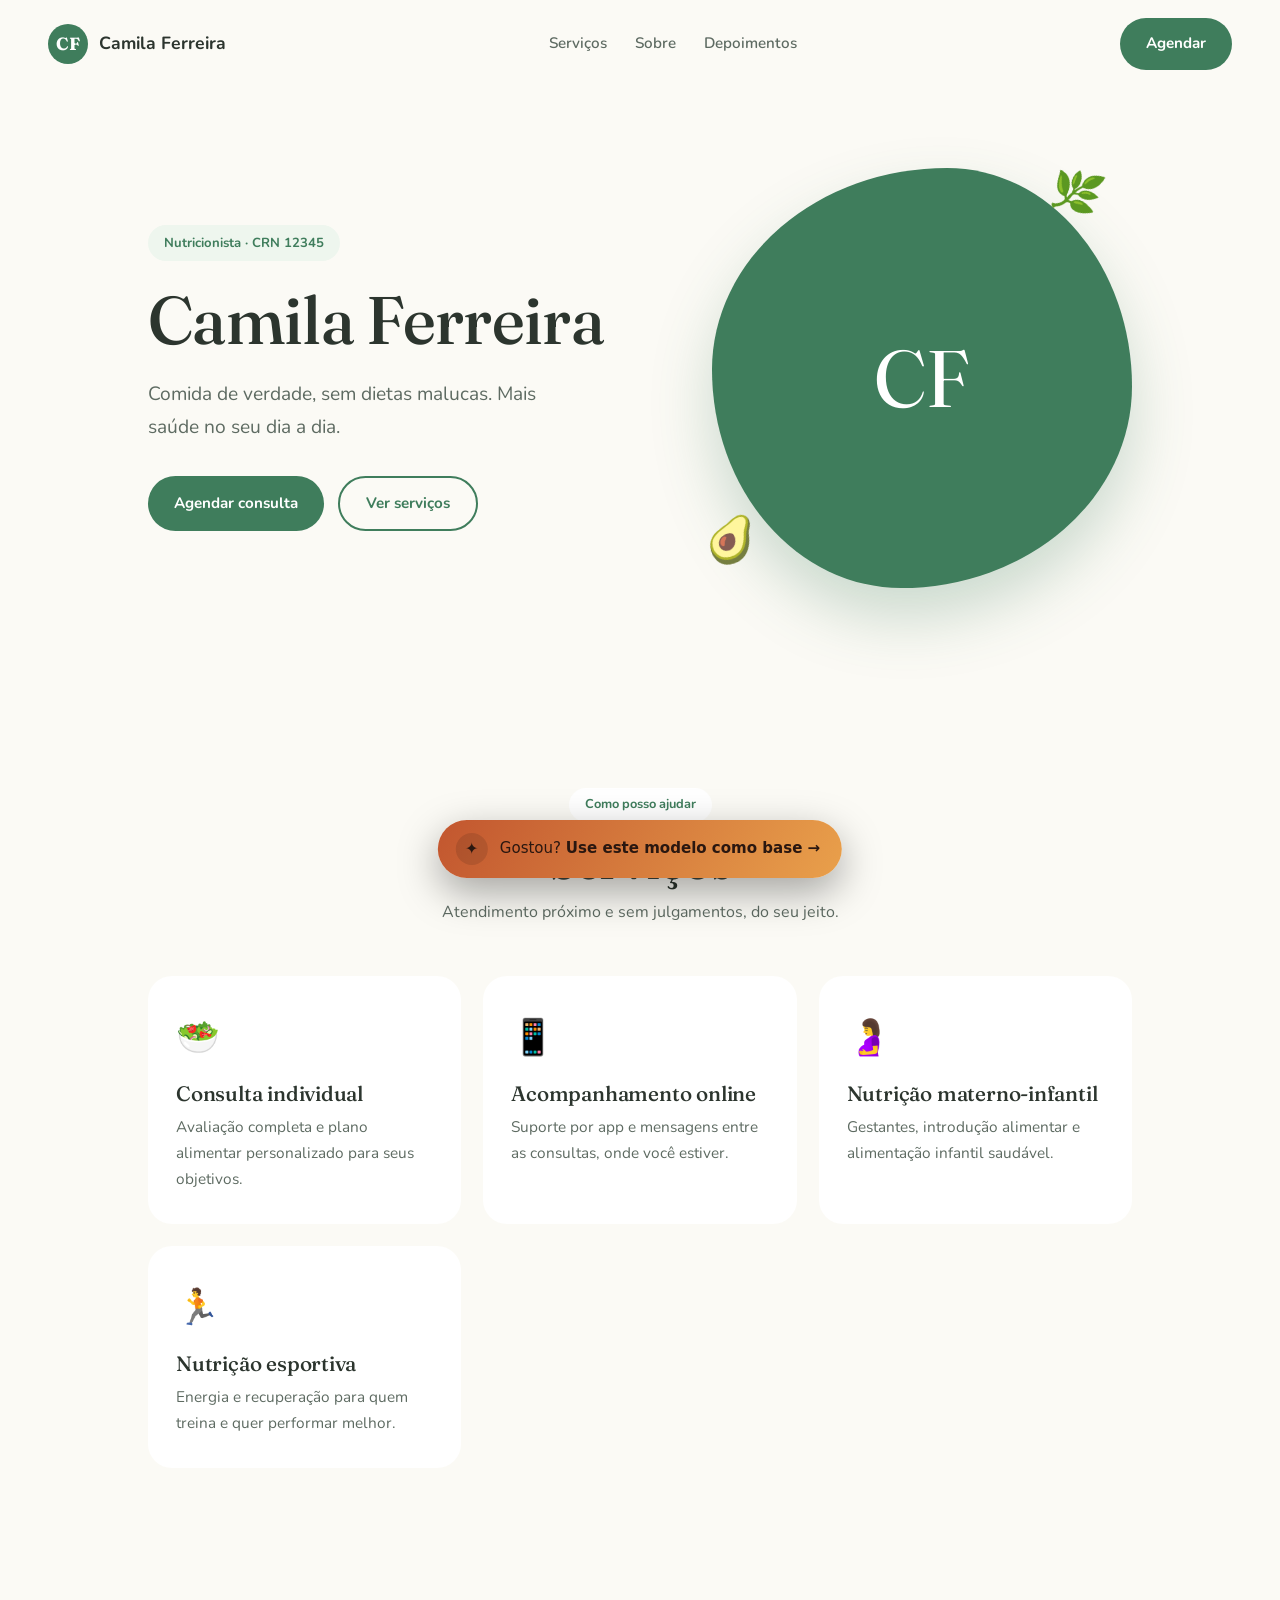
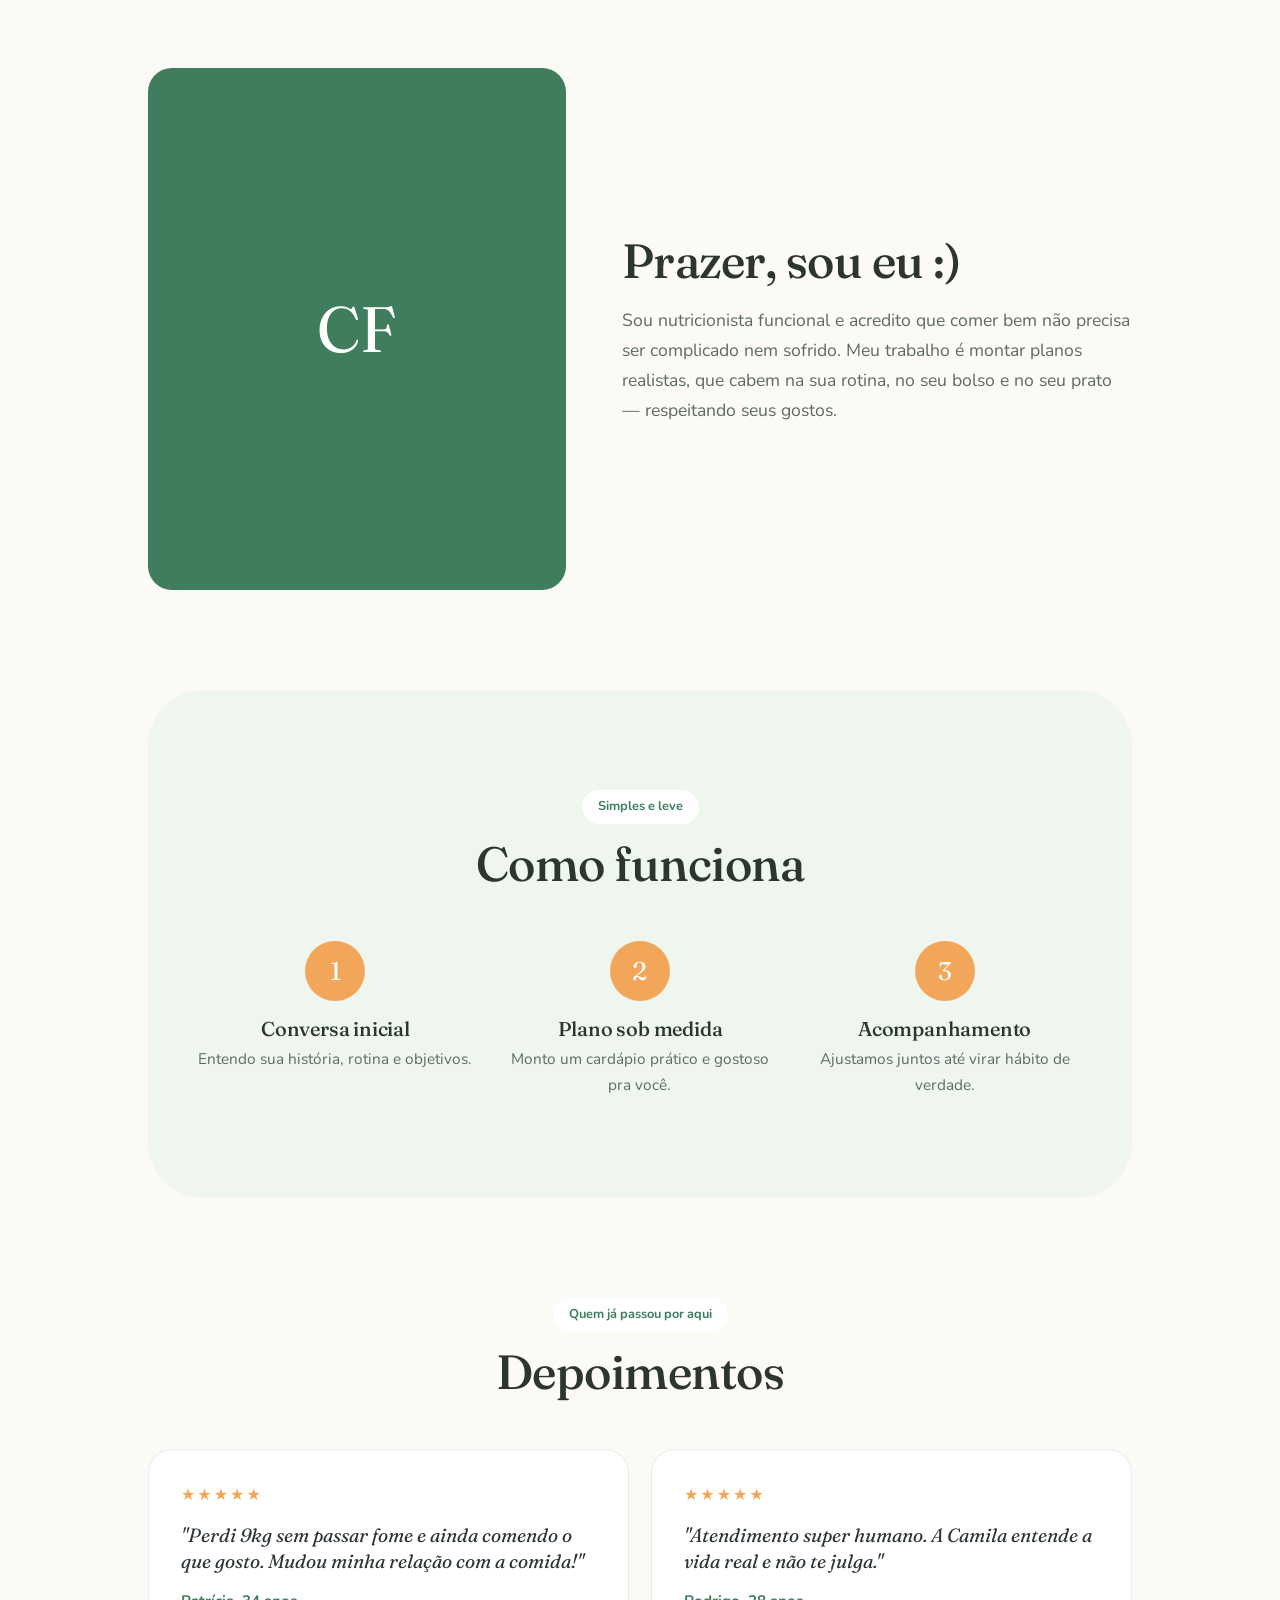
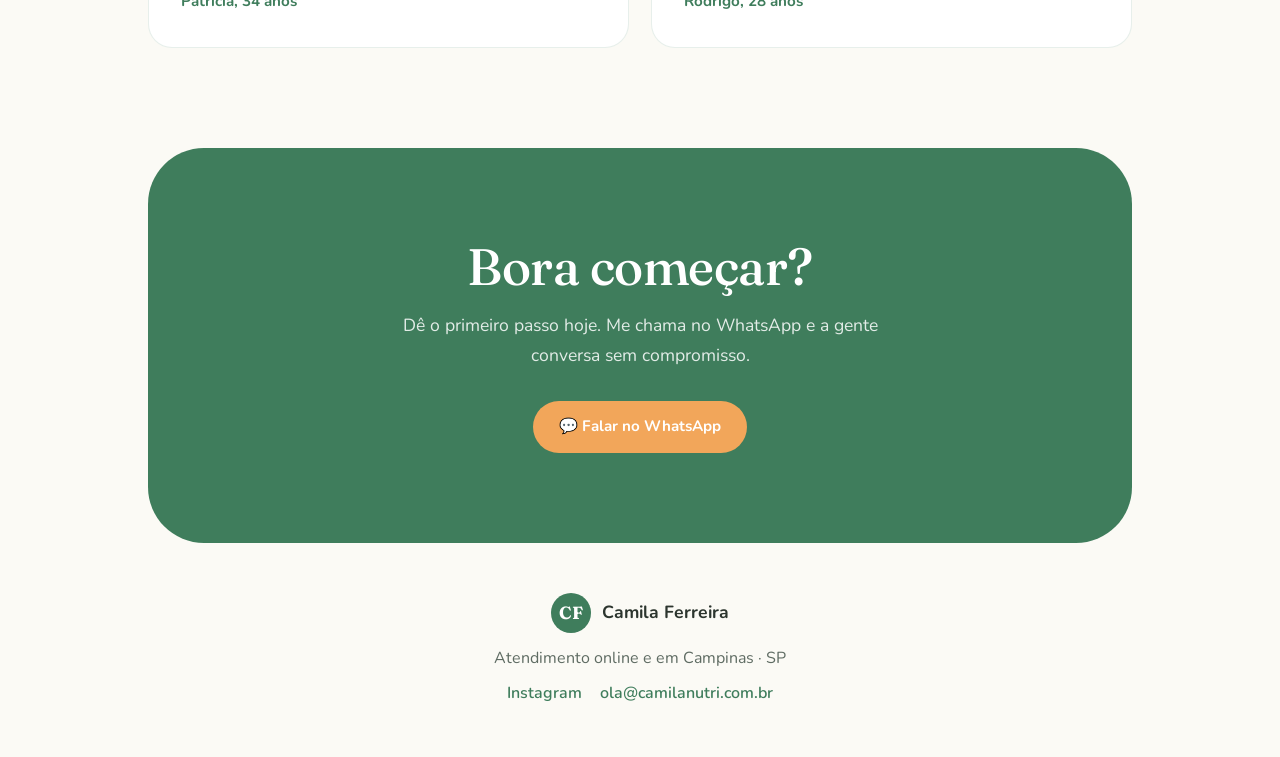
<file: templates/nutricionista.html>
<!DOCTYPE html>
<html lang="pt-BR">
<head>
<meta charset="UTF-8" />
<meta name="viewport" content="width=device-width, initial-scale=1.0" />
<title>Portfólio — Nutricionista</title>
<meta name="description" content="Modelo de portfólio profissional para nutricionistas, terapeutas e personal trainers — verdes naturais, cantos suaves e clima acolhedor." />
<link rel="icon" type="image/svg+xml" href="../assets/favicon.svg" />
<meta name="robots" content="index, follow, max-image-preview:large" />
<link rel="canonical" href="https://studio-portfolios.carlos-devads.workers.dev/templates/nutricionista.html" />
<link rel="preconnect" href="https://fonts.googleapis.com" />
<link rel="preconnect" href="https://fonts.gstatic.com" crossorigin />
<link href="https://fonts.googleapis.com/css2?family=Fraunces:opsz,wght@9..144,400;9..144,500;9..144,600&family=Nunito:wght@400;500;600;700;800&display=swap" rel="stylesheet" />
<link rel="stylesheet" href="../assets/css/base-cta.css" />

<!-- ============================================================
     ✏️  EDITE AQUI  — Modelo: NUTRICIONISTA / Saúde & Bem-estar
     Preencha com os dados do questionário. A página se monta sozinha.
     ============================================================ -->
<script>
const CONFIG = {
  nome:       "Camila Ferreira",
  profissao:  "Nutricionista · CRN 12345",
  tagline:    "Comida de verdade, sem dietas malucas. Mais saúde no seu dia a dia.",
  iniciais:   "CF",

  // --- Cores ---
  corPrincipal: "#3f7d5c",   // verde folha
  corSuave:     "#eef6ee",   // verde bem clarinho (fundos)
  corAcento:    "#f2a65a",   // laranja/cenoura (botões e detalhes)

  sobre: "Sou nutricionista funcional e acredito que comer bem não precisa ser " +
         "complicado nem sofrido. Meu trabalho é montar planos realistas, que cabem " +
         "na sua rotina, no seu bolso e no seu prato — respeitando seus gostos.",
  foto: "",  // URL de foto (https://...) ou "" para usar as iniciais

  // --- Serviços ---
  servicos: [
    { emoji: "🥗", titulo: "Consulta individual", desc: "Avaliação completa e plano alimentar personalizado para seus objetivos." },
    { emoji: "📱", titulo: "Acompanhamento online", desc: "Suporte por app e mensagens entre as consultas, onde você estiver." },
    { emoji: "🤰", titulo: "Nutrição materno-infantil", desc: "Gestantes, introdução alimentar e alimentação infantil saudável." },
    { emoji: "🏃", titulo: "Nutrição esportiva", desc: "Energia e recuperação para quem treina e quer performar melhor." }
  ],

  // --- Como funciona (passos) ---
  passos: [
    { titulo: "Conversa inicial", desc: "Entendo sua história, rotina e objetivos." },
    { titulo: "Plano sob medida", desc: "Monto um cardápio prático e gostoso pra você." },
    { titulo: "Acompanhamento", desc: "Ajustamos juntos até virar hábito de verdade." }
  ],

  // --- Depoimentos ---
  depoimentos: [
    { texto: "Perdi 9kg sem passar fome e ainda comendo o que gosto. Mudou minha relação com a comida!", autor: "Patrícia, 34 anos" },
    { texto: "Atendimento super humano. A Camila entende a vida real e não te julga.", autor: "Rodrigo, 28 anos" }
  ],

  // --- Contato ---
  whatsapp:  "5511999990000",   // só números, com DDI 55
  email:     "ola@camilanutri.com.br",
  cidade:    "Atendimento online e em Campinas · SP",
  instagram: "https://instagram.com/seu-perfil"
};
</script>
<!-- ====================  FIM DA ÁREA DE EDIÇÃO  ==================== -->

<style>
:root {
  --green: #3f7d5c; --soft: #eef6ee; --accent: #f2a65a;
  --ink: #2c352e; --dim: #5e6b62; --cream: #fbfaf5;
  --serif: "Fraunces", Georgia, serif;
  --sans: "Nunito", system-ui, sans-serif;
  --r: 24px;
}
* { margin: 0; padding: 0; box-sizing: border-box; }
html { scroll-behavior: smooth; }
body { font-family: var(--sans); background: var(--cream); color: var(--ink); line-height: 1.7; -webkit-font-smoothing: antialiased; }
.wrap { max-width: 1080px; margin: 0 auto; padding: 0 clamp(20px,5vw,48px); }
a { color: inherit; text-decoration: none; }
h1,h2,h3 { font-family: var(--serif); font-weight: 500; line-height: 1.15; letter-spacing: -0.01em; }

.nav { display: flex; align-items: center; justify-content: space-between; padding: 18px clamp(20px,5vw,48px); position: sticky; top: 0; background: rgba(251,250,245,0.9); backdrop-filter: blur(10px); z-index: 30; }
.logo { display: flex; align-items: center; gap: 11px; font-weight: 700; font-size: 1.1rem; }
.logo .mark { width: 40px; height: 40px; border-radius: 50%; background: var(--green); color: #fff; display: grid; place-items: center; font-family: var(--serif); }
.nav-links { display: flex; gap: 28px; font-size: 0.95rem; font-weight: 600; }
.nav-links a { color: var(--dim); transition: color .2s; }
.nav-links a:hover { color: var(--green); }
.btn { display: inline-flex; align-items: center; gap: 8px; padding: 13px 26px; border-radius: 100px; background: var(--green); color: #fff; font-weight: 700; font-size: 0.95rem; transition: transform .2s, box-shadow .2s; }
.btn:hover { transform: translateY(-2px); box-shadow: 0 10px 24px rgba(63,125,92,0.3); }
.btn-accent { background: var(--accent); }
.btn-ghost { background: transparent; color: var(--green); border: 2px solid var(--green); }
.btn-ghost:hover { background: var(--green); color: #fff; }

/* Hero */
.hero { padding: clamp(40px,7vw,80px) 0 clamp(60px,9vw,100px); display: grid; grid-template-columns: 1.1fr 0.9fr; gap: 50px; align-items: center; }
.hero .pill { display: inline-block; background: var(--soft); color: var(--green); padding: 7px 16px; border-radius: 100px; font-weight: 700; font-size: 0.82rem; margin-bottom: 20px; }
.hero h1 { font-size: clamp(2.5rem,6vw,4.2rem); margin-bottom: 20px; }
.hero p.tag { font-size: 1.2rem; color: var(--dim); max-width: 440px; margin-bottom: 32px; }
.hero-actions { display: flex; gap: 14px; flex-wrap: wrap; }
.hero-photo { position: relative; }
.hero-photo .blob { aspect-ratio: 1; border-radius: 56% 44% 55% 45% / 48% 52% 48% 52%; background: var(--green); background-size: cover; background-position: center; display: grid; place-items: center; box-shadow: 0 30px 60px rgba(63,125,92,0.25); }
.hero-photo .ph { font-family: var(--serif); font-size: 5rem; color: #fff; }
.hero-photo .leaf { position: absolute; font-size: 2.6rem; }
.hero-photo .leaf.t { top: -10px; right: 30px; transform: rotate(20deg); }
.hero-photo .leaf.b { bottom: 10px; left: -6px; transform: rotate(-15deg); }

/* Serviços */
.sec { padding: clamp(60px,9vw,100px) 0; }
.sec-soft { background: var(--soft); border-radius: clamp(28px,5vw,56px); }
.sec-head { text-align: center; max-width: 560px; margin: 0 auto 50px; }
.sec-head .pill { display: inline-block; background: #fff; color: var(--green); padding: 6px 16px; border-radius: 100px; font-weight: 700; font-size: 0.8rem; margin-bottom: 12px; }
.sec-head h2 { font-size: clamp(2rem,4vw,3rem); margin-bottom: 10px; }
.sec-head p { color: var(--dim); }
.serv-grid { display: grid; grid-template-columns: repeat(auto-fit, minmax(230px,1fr)); gap: 22px; }
.serv { background: #fff; border-radius: var(--r); padding: 32px 28px; transition: transform .25s, box-shadow .25s; }
.serv:hover { transform: translateY(-5px); box-shadow: 0 18px 40px rgba(0,0,0,0.07); }
.serv .emoji { font-size: 2.2rem; margin-bottom: 14px; display: block; }
.serv h3 { font-size: 1.3rem; margin-bottom: 8px; }
.serv p { color: var(--dim); font-size: 0.96rem; }

/* Sobre */
.sobre .wrap { display: grid; grid-template-columns: 0.9fr 1.1fr; gap: 56px; align-items: center; }
.sobre .ph-box { aspect-ratio: 4/5; border-radius: var(--r); background: var(--green); background-size: cover; background-position: center; display: grid; place-items: center; }
.sobre .ph-box .ph { font-family: var(--serif); font-size: 4rem; color: #fff; }
.sobre h2 { font-size: clamp(2rem,4vw,3rem); margin-bottom: 18px; }
.sobre p { font-size: 1.1rem; color: var(--dim); }

/* Passos */
.passos-grid { display: grid; grid-template-columns: repeat(auto-fit, minmax(220px,1fr)); gap: 26px; }
.passo { text-align: center; }
.passo .n { width: 60px; height: 60px; margin: 0 auto 16px; border-radius: 50%; background: var(--accent); color: #fff; font-family: var(--serif); font-size: 1.6rem; display: grid; place-items: center; }
.passo h3 { font-size: 1.25rem; margin-bottom: 6px; }
.passo p { color: var(--dim); font-size: 0.96rem; }

/* Depoimentos */
.depo-grid { display: grid; grid-template-columns: repeat(auto-fit, minmax(260px,1fr)); gap: 22px; }
.depo { background: #fff; border-radius: var(--r); padding: 32px; border: 1px solid rgba(63,125,92,0.12); }
.depo .stars { color: var(--accent); margin-bottom: 12px; letter-spacing: 2px; }
.depo p { font-family: var(--serif); font-size: 1.2rem; font-style: italic; margin-bottom: 14px; line-height: 1.4; }
.depo .autor { font-weight: 700; color: var(--green); font-size: 0.95rem; }

/* CTA contato */
.cta { background: var(--green); color: #fff; border-radius: clamp(28px,5vw,56px); padding: clamp(50px,8vw,90px) clamp(24px,5vw,60px); text-align: center; }
.cta h2 { font-size: clamp(2rem,4.5vw,3.2rem); margin-bottom: 14px; }
.cta p { color: rgba(255,255,255,0.85); max-width: 480px; margin: 0 auto 30px; font-size: 1.1rem; }
.cta .btn-accent:hover { box-shadow: 0 10px 24px rgba(0,0,0,0.25); }

/* Footer */
footer { padding: 50px 0; text-align: center; color: var(--dim); }
footer .logo { justify-content: center; margin-bottom: 12px; color: var(--ink); }
footer .socials { display: flex; gap: 18px; justify-content: center; margin-top: 8px; font-weight: 600; }
footer .socials a { color: var(--green); }

@media (max-width: 820px) {
  .hero, .sobre .wrap { grid-template-columns: 1fr; }
  .nav-links { display: none; }
  .hero-photo .blob { max-width: 340px; margin: 0 auto; }
}
</style>
</head>
<body>
<header class="nav">
  <a class="logo" href="#"><span class="mark" id="logo-mark"></span><span id="logo-nome"></span></a>
  <nav class="nav-links"><a href="#servicos">Serviços</a><a href="#sobre">Sobre</a><a href="#depo">Depoimentos</a></nav>
  <a class="btn" id="nav-cta" href="#contato">Agendar</a>
</header>

<main class="wrap">
  <section class="hero">
    <div>
      <span class="pill" id="hero-prof"></span>
      <h1 id="hero-nome"></h1>
      <p class="tag" id="hero-tag"></p>
      <div class="hero-actions">
        <a class="btn" id="hero-cta" href="#contato">Agendar consulta</a>
        <a class="btn btn-ghost" href="#servicos">Ver serviços</a>
      </div>
    </div>
    <div class="hero-photo">
      <span class="leaf t">🌿</span>
      <div class="blob" id="hero-blob"><span class="ph" id="hero-ini"></span></div>
      <span class="leaf b">🥑</span>
    </div>
  </section>
</main>

<section class="sec" id="servicos">
  <div class="wrap">
    <div class="sec-head"><span class="pill">Como posso ajudar</span><h2>Serviços</h2><p>Atendimento próximo e sem julgamentos, do seu jeito.</p></div>
    <div class="serv-grid" id="serv-grid"></div>
  </div>
</section>

<section class="sec sobre" id="sobre">
  <div class="wrap">
    <div class="ph-box" id="sobre-box"><span class="ph" id="sobre-ini"></span></div>
    <div>
      <h2>Prazer, sou eu :)</h2>
      <p id="sobre-txt"></p>
    </div>
  </div>
</section>

<div class="wrap"><section class="sec sec-soft">
  <div class="wrap">
    <div class="sec-head"><span class="pill">Simples e leve</span><h2>Como funciona</h2></div>
    <div class="passos-grid" id="passos-grid"></div>
  </div>
</section></div>

<section class="sec" id="depo">
  <div class="wrap">
    <div class="sec-head"><span class="pill">Quem já passou por aqui</span><h2>Depoimentos</h2></div>
    <div class="depo-grid" id="depo-grid"></div>
  </div>
</section>

<div class="wrap"><section class="cta" id="contato">
  <h2>Bora começar?</h2>
  <p>Dê o primeiro passo hoje. Me chama no WhatsApp e a gente conversa sem compromisso.</p>
  <a class="btn btn-accent" id="wpp-btn" href="#" target="_blank">💬 Falar no WhatsApp</a>
</section></div>

<footer>
  <div class="wrap">
    <a class="logo" href="#"><span class="mark" id="foot-mark"></span><span id="foot-nome"></span></a>
    <p id="foot-cidade"></p>
    <div class="socials" id="socials"></div>
  </div>
</footer>

<script>
(function () {
  const c = CONFIG, $ = (id) => document.getElementById(id);
  const r = document.documentElement.style;
  r.setProperty('--green', c.corPrincipal);
  r.setProperty('--soft', c.corSuave);
  r.setProperty('--accent', c.corAcento);
  document.title = "Portfólio — " + c.nome;

  $('logo-mark').textContent = c.iniciais; $('foot-mark').textContent = c.iniciais;
  $('logo-nome').textContent = c.nome; $('foot-nome').textContent = c.nome;
  $('hero-prof').textContent = c.profissao;
  $('hero-nome').textContent = c.nome;
  $('hero-tag').textContent = c.tagline;
  $('hero-ini').textContent = c.iniciais; $('sobre-ini').textContent = c.iniciais;
  if (c.foto) {
    $('hero-blob').style.backgroundImage = `url('${c.foto}')`; $('hero-ini').style.display = 'none';
    $('sobre-box').style.backgroundImage = `url('${c.foto}')`; $('sobre-ini').style.display = 'none';
  }
  $('sobre-txt').textContent = c.sobre;
  $('foot-cidade').textContent = c.cidade;

  $('serv-grid').innerHTML = c.servicos.map(s =>
    `<div class="serv"><span class="emoji">${s.emoji}</span><h3>${s.titulo}</h3><p>${s.desc}</p></div>`).join('');
  $('passos-grid').innerHTML = c.passos.map((p, i) =>
    `<div class="passo"><div class="n">${i + 1}</div><h3>${p.titulo}</h3><p>${p.desc}</p></div>`).join('');
  $('depo-grid').innerHTML = c.depoimentos.map(d =>
    `<div class="depo"><div class="stars">★★★★★</div><p>"${d.texto}"</p><div class="autor">${d.autor}</div></div>`).join('');

  const wpp = `https://wa.me/${c.whatsapp}?text=` + encodeURIComponent("Olá! Vim pelo seu portfólio e gostaria de agendar uma consulta.");
  $('wpp-btn').href = wpp; $('hero-cta').href = wpp; $('nav-cta').href = wpp;

  const socials = [];
  if (c.instagram) socials.push(`<a href="${c.instagram}" target="_blank">Instagram</a>`);
  if (c.email) socials.push(`<a href="mailto:${c.email}">${c.email}</a>`);
  $('socials').innerHTML = socials.join('');
})();
</script>

<!-- CTA "Usar este modelo como base" -->
<a class="use-template-cta" href="../questionario.html?base=nutricionista">
  <span class="ic">✦</span>
  <span class="txt-full">Gostou? <strong>Use este modelo como base →</strong></span>
  <span class="txt-short"><strong>Usar este modelo →</strong></span>
</a>
</body>
</html>
</file>
<file: assets/css/showcase.css>
/* ============================================================
   STUDIO PORTFÓLIOS — Tela de apresentação (vitrine)
   Tema claro por padrão · alternância para escuro
   ============================================================ */
:root {
  /* Acento quente/humano — compartilhado entre os temas */
  --accent: #c2562f;       /* terracota */
  --accent-2: #e9a04b;     /* âmbar */
  --accent-soft: rgba(194, 86, 47, 0.14);
  --btn-txt: #2a1710;      /* texto sobre botões com gradiente */
  --radius: 20px;
  --max: 1180px;
  --font-sans: "Sora", system-ui, sans-serif;
  --font-serif: "Fraunces", Georgia, serif;

  /* CLARO (padrão) */
  --bg: #faf7f2;
  --bg-soft: #f3efe7;
  --surface: #ffffff;
  --line: rgba(28, 24, 20, 0.10);
  --txt: #211f22;
  --txt-dim: #6a6862;
  --hover: rgba(28, 24, 20, 0.05);
  --glow: rgba(194, 86, 47, 0.20);
  --nav-bg: rgba(250, 247, 242, 0.75);
  --shadow: 0 24px 50px rgba(60, 40, 30, 0.13);
}

[data-theme="dark"] {
  --bg: #0c0d12;
  --bg-soft: #14151d;
  --surface: #1a1c26;
  --line: rgba(255, 255, 255, 0.08);
  --txt: #f2f3f8;
  --txt-dim: #a7abbd;
  --hover: rgba(255, 255, 255, 0.06);
  --glow: rgba(233, 160, 75, 0.22);
  --nav-bg: rgba(12, 13, 18, 0.7);
  --shadow: 0 24px 50px rgba(0, 0, 0, 0.4);
}

* { margin: 0; padding: 0; box-sizing: border-box; }
html { scroll-behavior: smooth; }
body {
  font-family: var(--font-sans);
  background: var(--bg);
  color: var(--txt);
  line-height: 1.6;
  -webkit-font-smoothing: antialiased;
  overflow-x: hidden;
  transition: background 0.3s ease, color 0.3s ease;
}
a { color: inherit; text-decoration: none; }
em { font-family: var(--font-serif); font-style: italic; font-weight: 500; }

/* ---------- Botões ---------- */
.btn {
  display: inline-flex;
  align-items: center;
  gap: 8px;
  padding: 12px 22px;
  border-radius: 100px;
  font-weight: 600;
  font-size: 0.95rem;
  background: linear-gradient(120deg, var(--accent), var(--accent-2));
  color: var(--btn-txt);
  transition: transform 0.2s ease, box-shadow 0.2s ease, opacity 0.2s;
  white-space: nowrap;
}
.btn:hover { transform: translateY(-2px); box-shadow: 0 12px 30px rgba(194, 86, 47, 0.32); }
.btn-sm { padding: 9px 18px; font-size: 0.88rem; }
.btn-lg { padding: 15px 30px; font-size: 1.02rem; }
.btn-ghost { background: transparent; color: var(--txt); border: 1px solid var(--line); }
.btn-ghost:hover { background: var(--hover); box-shadow: none; }
.btn-light { background: var(--surface); color: var(--txt); border: 1px solid var(--line); }

/* ---------- Tema (toggle) ---------- */
.theme-toggle {
  display: inline-grid;
  place-items: center;
  width: 38px;
  height: 38px;
  border-radius: 50%;
  background: transparent;
  border: 1px solid var(--line);
  color: var(--txt);
  cursor: pointer;
  font-size: 1rem;
  line-height: 1;
  transition: background 0.2s ease, border-color 0.2s ease, transform 0.2s ease;
}
.theme-toggle:hover { background: var(--hover); transform: translateY(-1px); }

/* ---------- Nav ---------- */
.nav {
  position: sticky;
  top: 0;
  z-index: 50;
  display: flex;
  align-items: center;
  justify-content: space-between;
  padding: 18px clamp(20px, 5vw, 60px);
  background: var(--nav-bg);
  backdrop-filter: blur(14px);
  border-bottom: 1px solid var(--line);
}
.brand {
  display: flex;
  align-items: center;
  gap: 10px;
  font-weight: 500;
  letter-spacing: -0.01em;
}
.brand strong { font-weight: 700; }
.brand-mark {
  width: 22px;
  height: 22px;
  border-radius: 7px;
  background: linear-gradient(135deg, var(--accent), var(--accent-2));
  box-shadow: 0 0 18px rgba(194, 86, 47, 0.45);
}
.nav-links { display: flex; align-items: center; gap: 28px; }
.nav-links a { color: var(--txt-dim); font-size: 0.95rem; transition: color 0.2s; }
.nav-links a:hover { color: var(--txt); }
.nav-links .btn { color: var(--btn-txt); }

/* ---------- Hero ---------- */
.hero {
  position: relative;
  text-align: center;
  padding: clamp(70px, 12vw, 140px) clamp(20px, 5vw, 60px) clamp(50px, 8vw, 90px);
  max-width: 900px;
  margin: 0 auto;
}

/* Assinatura Dev — mock de editor de código no topo da hero */
.dev-brand {
  display: block;
  width: 100%;
  max-width: 340px;
  margin: 0 auto clamp(28px, 4vw, 48px);
  background: #0d1117;
  border-radius: 14px;
  overflow: hidden;
  font-family: "JetBrains Mono", ui-monospace, "SF Mono", Menlo, monospace;
  color: #e6edf3;
  transform: rotate(-1.5deg);
  transition: transform 0.4s ease, box-shadow 0.4s ease;
  box-shadow: 0 20px 50px rgba(0, 0, 0, 0.30), 0 0 0 1px rgba(255, 255, 255, 0.06);
  text-align: left;
  text-decoration: none;
  position: relative;
}
.dev-brand::after {
  content: "";
  position: absolute;
  inset: -2px;
  border-radius: 16px;
  background: linear-gradient(135deg, var(--accent), var(--accent-2));
  z-index: -1;
  opacity: 0;
  filter: blur(18px);
  transition: opacity 0.4s ease;
}
.dev-brand:hover {
  transform: rotate(0deg) translateY(-4px);
  box-shadow: 0 28px 60px rgba(194, 86, 47, 0.35), 0 0 0 1px rgba(233, 160, 75, 0.4);
}
.dev-brand:hover::after { opacity: 0.55; }

.dev-brand-chrome {
  display: flex;
  align-items: center;
  gap: 6px;
  padding: 10px 14px;
  background: #161b22;
  border-bottom: 1px solid rgba(255, 255, 255, 0.06);
}
.dev-brand-chrome .dot { width: 11px; height: 11px; border-radius: 50%; }
.dev-brand-chrome .dot.r { background: #ff5f57; }
.dev-brand-chrome .dot.y { background: #febc2e; }
.dev-brand-chrome .dot.g { background: #28c940; }
.dev-brand-chrome .path {
  margin-left: 14px;
  font-size: 0.72rem;
  color: #8b949e;
  letter-spacing: 0.02em;
}

.dev-brand-code {
  padding: 16px 20px 18px;
  font-size: 0.86rem;
  line-height: 1.75;
}
.dev-brand-code .line { white-space: pre; }
.dev-brand-code .indent { padding-left: 22px; }
.dev-brand-code .tk-key   { color: #ff7b72; }             /* const */
.dev-brand-code .tk-var   { color: #79c0ff; }             /* variável */
.dev-brand-code .tk-prop  { color: #d2a8ff; }             /* propriedade */
.dev-brand-code .tk-str   { color: var(--accent-2); font-weight: 600; }  /* string em âmbar */
.dev-brand-code .tk-op    { color: #8b949e; }             /* operadores */
.dev-brand-code .tk-brace { color: #ffa657; }             /* chaves */
.dev-brand-code .cursor {
  display: inline-block;
  margin-left: 4px;
  color: var(--accent-2);
  font-weight: 400;
  animation: blink 1s steps(1) infinite;
}
@keyframes blink { 50% { opacity: 0; } }

@media (max-width: 520px) {
  .dev-brand { max-width: 300px; }
  .dev-brand-code { font-size: 0.78rem; padding: 14px 16px 16px; }
}
.hero-glow {
  position: absolute;
  top: -120px;
  left: 50%;
  transform: translateX(-50%);
  width: 700px;
  height: 500px;
  background: radial-gradient(circle, var(--glow), transparent 65%);
  filter: blur(20px);
  z-index: -1;
  pointer-events: none;
}
.eyebrow {
  display: inline-block;
  font-size: 0.82rem;
  font-weight: 600;
  letter-spacing: 0.14em;
  text-transform: uppercase;
  color: var(--accent);
  margin-bottom: 18px;
}
.hero h1 {
  font-size: clamp(2.4rem, 6vw, 4.3rem);
  line-height: 1.05;
  letter-spacing: -0.03em;
  font-weight: 700;
  margin-bottom: 22px;
}
.lead {
  font-size: clamp(1.05rem, 2.2vw, 1.25rem);
  color: var(--txt-dim);
  max-width: 620px;
  margin: 0 auto 36px;
}
.hero-actions { display: flex; gap: 14px; justify-content: center; flex-wrap: wrap; }
.hero-stats {
  display: flex;
  justify-content: center;
  gap: clamp(28px, 6vw, 64px);
  margin-top: 56px;
  flex-wrap: wrap;
}
.hero-stats div { text-align: center; }
.hero-stats strong { display: block; font-size: 1.9rem; font-weight: 700; }
.hero-stats span { font-size: 0.88rem; color: var(--txt-dim); }

/* ---------- Section head ---------- */
.section-head { text-align: center; max-width: 640px; margin: 0 auto 50px; }
.section-head h2 {
  font-size: clamp(1.9rem, 4vw, 2.8rem);
  letter-spacing: -0.02em;
  margin: 8px 0 14px;
}
.section-sub { color: var(--txt-dim); }

/* ---------- Modelos / Grid ---------- */
.models { padding: clamp(50px, 8vw, 90px) clamp(20px, 5vw, 60px); max-width: var(--max); margin: 0 auto; }
.grid {
  display: grid;
  grid-template-columns: repeat(auto-fill, minmax(320px, 1fr));
  gap: 26px;
}
.card {
  background: var(--surface);
  border: 1px solid var(--line);
  border-radius: var(--radius);
  overflow: hidden;
  transition: transform 0.25s ease, border-color 0.25s ease, box-shadow 0.25s ease;
  display: flex;
  flex-direction: column;
}
.card:hover {
  transform: translateY(-6px);
  border-color: rgba(194, 86, 47, 0.35);
  box-shadow: var(--shadow);
}
.card-preview {
  position: relative;
  height: 200px;
  padding: 24px;
  display: flex;
  align-items: center;
  justify-content: center;
  overflow: hidden;
}
.chip {
  position: absolute;
  top: 16px;
  left: 16px;
  font-size: 0.72rem;
  font-weight: 600;
  letter-spacing: 0.05em;
  padding: 5px 12px;
  border-radius: 100px;
  background: rgba(0, 0, 0, 0.35);
  backdrop-filter: blur(4px);
  color: #fff;
  z-index: 2;
}
.card-body { padding: 22px 24px 26px; }
.card-body h3 { font-size: 1.3rem; letter-spacing: -0.01em; margin-bottom: 8px; }
.card-body p { color: var(--txt-dim); font-size: 0.94rem; margin-bottom: 16px; }
.card-cta { font-weight: 600; color: var(--accent); font-size: 0.92rem; }

/* Mockups dentro dos cards (cada profissão tem seu clima) */
.mock { width: 100%; max-width: 230px; display: flex; flex-direction: column; gap: 10px; }
.mock-line { height: 12px; border-radius: 6px; background: rgba(255, 255, 255, 0.5); }
.w40 { width: 40%; } .w50 { width: 50%; } .w60 { width: 60%; }
.w70 { width: 70%; } .w80 { width: 80%; } .w90 { width: 90%; }

.card-law .card-preview { background: linear-gradient(135deg, #11203a, #1c2f50); }
.mock-law .mock-tag {
  align-self: flex-start; margin-top: 6px; font-family: var(--font-serif);
  font-style: italic; color: #d8b56b; font-size: 1.1rem;
}
.card-law .mock-line { background: rgba(216, 181, 107, 0.55); }

.card-nutri .card-preview { background: linear-gradient(135deg, #1f4034, #2e6b4f); }
.mock-nutri { align-items: center; }
.mock-circle { width: 60px; height: 60px; border-radius: 50%; background: #bfe3c4; margin-bottom: 6px; }
.card-nutri .mock-line { background: rgba(191, 227, 196, 0.7); }

.card-mkt .card-preview { background: linear-gradient(135deg, #4a1d6e, #c0267e); }
.mock-mkt .mock-blob {
  width: 70px; height: 70px; border-radius: 42% 58% 63% 37% / 41% 44% 56% 59%;
  background: linear-gradient(135deg, #ffd166, #ff5d8f); margin-bottom: 6px;
}
.card-mkt .mock-line { background: rgba(255, 255, 255, 0.75); }

.card-photo .card-preview { background: #0a0a0a; }
.mock-photo { flex-direction: row; align-items: flex-end; gap: 8px; max-width: 230px; }
.mock-frame { flex: 1; height: 70px; border-radius: 6px; background: #2c2c2c; border: 1px solid #3a3a3a; }
.mock-frame.tall { height: 110px; background: #444; }

.card-design .card-preview { background: linear-gradient(135deg, #f0ec2c, #ff7a3d); }
.mock-design { align-items: center; }
.mock-shape { width: 50px; height: 50px; }
.mock-shape.sq { background: #1a1a1a; border-radius: 8px; }
.mock-shape.ci { background: #2b4eff; border-radius: 50%; margin-top: -28px; margin-left: 36px; }
.card-design .mock-line { background: rgba(0, 0, 0, 0.7); }

/* Card questionário */
.card-quiz {
  background: linear-gradient(150deg, rgba(194, 86, 47, 0.12), rgba(233, 160, 75, 0.14));
  border: 1px dashed rgba(194, 86, 47, 0.40);
}
.card-quiz-inner { padding: 34px 28px; display: flex; flex-direction: column; align-items: flex-start; gap: 12px; height: 100%; }
.quiz-icon {
  font-size: 1.6rem; width: 52px; height: 52px; display: grid; place-items: center;
  border-radius: 14px; background: linear-gradient(135deg, var(--accent), var(--accent-2)); color: var(--btn-txt);
}
.card-quiz h3 { font-size: 1.35rem; }
.card-quiz p { color: var(--txt-dim); font-size: 0.95rem; flex: 1; }

/* ---------- Como funciona ---------- */
.how { padding: clamp(50px, 8vw, 90px) clamp(20px, 5vw, 60px); max-width: var(--max); margin: 0 auto; }
.steps { display: grid; grid-template-columns: repeat(auto-fit, minmax(220px, 1fr)); gap: 22px; }
.step {
  background: var(--bg-soft); border: 1px solid var(--line);
  border-radius: var(--radius); padding: 28px 24px;
}
.step-num {
  display: inline-grid; place-items: center; width: 38px; height: 38px;
  border-radius: 50%; background: var(--accent-soft); color: var(--accent);
  font-weight: 700; margin-bottom: 16px;
}
.step h3 { font-size: 1.1rem; margin-bottom: 8px; }
.step p { color: var(--txt-dim); font-size: 0.92rem; }
.how-cta { text-align: center; margin-top: 44px; }

/* ---------- Footer ---------- */
.footer {
  border-top: 1px solid var(--line);
  padding: 50px clamp(20px, 5vw, 60px);
  text-align: center;
  display: flex;
  flex-direction: column;
  align-items: center;
  gap: 16px;
}
.footer p { color: var(--txt-dim); font-size: 0.92rem; max-width: 460px; }

/* CTA de dúvida no WhatsApp (rodapé) */
.wpp-help {
  display: inline-flex;
  align-items: center;
  gap: 12px;
  padding: 12px 22px 12px 16px;
  margin-top: 6px;
  border-radius: 100px;
  background: var(--surface);
  border: 1px solid var(--line);
  color: var(--txt);
  font-size: 0.95rem;
  transition: transform 0.2s ease, box-shadow 0.2s ease, border-color 0.2s ease, background 0.2s ease;
}
.wpp-help:hover {
  transform: translateY(-2px);
  border-color: #25d366;
  background: linear-gradient(120deg, #25d366, #128c7e);
  color: #052e21;
  box-shadow: 0 14px 30px rgba(37, 211, 102, 0.35);
}
.wpp-help .wpp-ic {
  display: grid;
  place-items: center;
  width: 32px;
  height: 32px;
  border-radius: 50%;
  background: #25d366;
  color: #052e21;
  flex-shrink: 0;
  transition: background 0.2s ease;
}
.wpp-help:hover .wpp-ic { background: rgba(255,255,255,0.35); }
.wpp-help strong { font-weight: 700; }

/* Assinatura Cadu — Desenvolvedor */
.signature {
  display: inline-flex;
  align-items: center;
  gap: 12px;
  margin-top: 28px;
  padding: 10px 18px 10px 12px;
  border-radius: 14px;
  border: 1px solid var(--line);
  background: var(--bg-soft);
  transition: border-color 0.25s ease, transform 0.25s ease, background 0.25s ease;
}
.signature:hover {
  border-color: rgba(194, 86, 47, 0.4);
  transform: translateY(-1px);
}
.signature .sig-mark {
  display: grid;
  place-items: center;
  width: 36px;
  height: 36px;
  border-radius: 10px;
  background: linear-gradient(135deg, var(--accent), var(--accent-2));
  color: var(--btn-txt);
  font-family: "JetBrains Mono", ui-monospace, "SF Mono", Menlo, monospace;
  font-weight: 700;
  font-size: 0.82rem;
  letter-spacing: -0.02em;
  box-shadow: 0 4px 14px rgba(194, 86, 47, 0.35);
}
.signature .sig-text {
  display: flex;
  flex-direction: column;
  line-height: 1.15;
  text-align: left;
}
.signature .sig-text strong {
  font-family: "Fraunces", Georgia, serif;
  font-weight: 600;
  font-size: 1.05rem;
  letter-spacing: -0.01em;
  background: linear-gradient(120deg, var(--accent), var(--accent-2));
  -webkit-background-clip: text;
  background-clip: text;
  color: transparent;
}
.signature .sig-text span {
  font-family: "JetBrains Mono", ui-monospace, "SF Mono", Menlo, monospace;
  font-size: 0.7rem;
  letter-spacing: 0.14em;
  text-transform: uppercase;
  color: var(--txt-dim);
  margin-top: 2px;
}

/* ---------- Responsivo ---------- */
@media (max-width: 780px) {
  .nav-links { gap: 14px; }
  .nav-links a:not(.btn) { display: none; }
}

@media (max-width: 640px) {
  .nav {
    padding: 14px 18px;
  }
  .brand { font-size: 0.95rem; }
  .brand-mark { width: 20px; height: 20px; }

  .hero {
    padding: 56px 20px 40px;
  }
  .hero-glow {
    width: 380px;
    height: 320px;
    top: -60px;
  }
  .hero h1 {
    font-size: clamp(2rem, 8.5vw, 2.6rem);
    line-height: 1.1;
    margin-bottom: 18px;
  }
  .hero h1 br { display: none; }
  .lead {
    font-size: 1rem;
    margin-bottom: 28px;
  }
  .hero-actions {
    flex-direction: column;
    align-items: stretch;
    gap: 10px;
  }
  .hero-actions .btn {
    justify-content: center;
    width: 100%;
  }
  .btn-lg { padding: 14px 24px; font-size: 0.98rem; }

  .hero-stats {
    margin-top: 40px;
    gap: 20px;
    justify-content: space-around;
    width: 100%;
  }
  .hero-stats div { flex: 1; min-width: 0; }
  .hero-stats strong { font-size: 1.5rem; }
  .hero-stats span { font-size: 0.78rem; }
}

@media (max-width: 380px) {
  .hero { padding: 48px 16px 36px; }
  .hero h1 { font-size: 1.85rem; }
  .hero-stats { gap: 12px; }
  .hero-stats strong { font-size: 1.3rem; }
  .hero-stats span { font-size: 0.72rem; }
}
</file>
<file: assets/css/base-cta.css>
/* ============================================================
   CTA "Usar este modelo como base"
   Barra fixa no rodapé — usada em todos os templates de exemplo.
   Cores neutras (gradiente do Studio) para funcionar em qualquer tema.
   ============================================================ */
.use-template-cta {
  position: fixed;
  left: 50%;
  bottom: 22px;
  transform: translateX(-50%);
  z-index: 999;
  display: inline-flex;
  align-items: center;
  gap: 12px;
  padding: 13px 22px 13px 18px;
  border-radius: 100px;
  background: linear-gradient(120deg, #c2562f, #e9a04b);
  color: #2a1710;
  font-family: "Sora", system-ui, sans-serif;
  font-size: 0.94rem;
  font-weight: 500;
  text-decoration: none;
  box-shadow: 0 14px 40px rgba(0, 0, 0, 0.35), 0 0 0 1px rgba(255, 255, 255, 0.08);
  transition: transform 0.25s ease, box-shadow 0.25s ease;
  max-width: calc(100% - 32px);
}
.use-template-cta:hover {
  transform: translateX(-50%) translateY(-3px);
  box-shadow: 0 20px 50px rgba(194, 86, 47, 0.5), 0 0 0 1px rgba(255, 255, 255, 0.12);
}
.use-template-cta .ic {
  width: 32px;
  height: 32px;
  display: grid;
  place-items: center;
  border-radius: 50%;
  background: rgba(42, 23, 16, 0.14);
  font-size: 1rem;
  flex-shrink: 0;
}
.use-template-cta strong {
  font-weight: 700;
}

@media (max-width: 520px) {
  .use-template-cta {
    padding: 11px 18px 11px 14px;
    font-size: 0.85rem;
    gap: 9px;
    bottom: 14px;
  }
  .use-template-cta .ic { width: 26px; height: 26px; font-size: 0.85rem; }
  .use-template-cta .txt-short { display: inline; }
  .use-template-cta .txt-full { display: none; }
}
@media (min-width: 521px) {
  .use-template-cta .txt-short { display: none; }
  .use-template-cta .txt-full { display: inline; }
}
</file>
